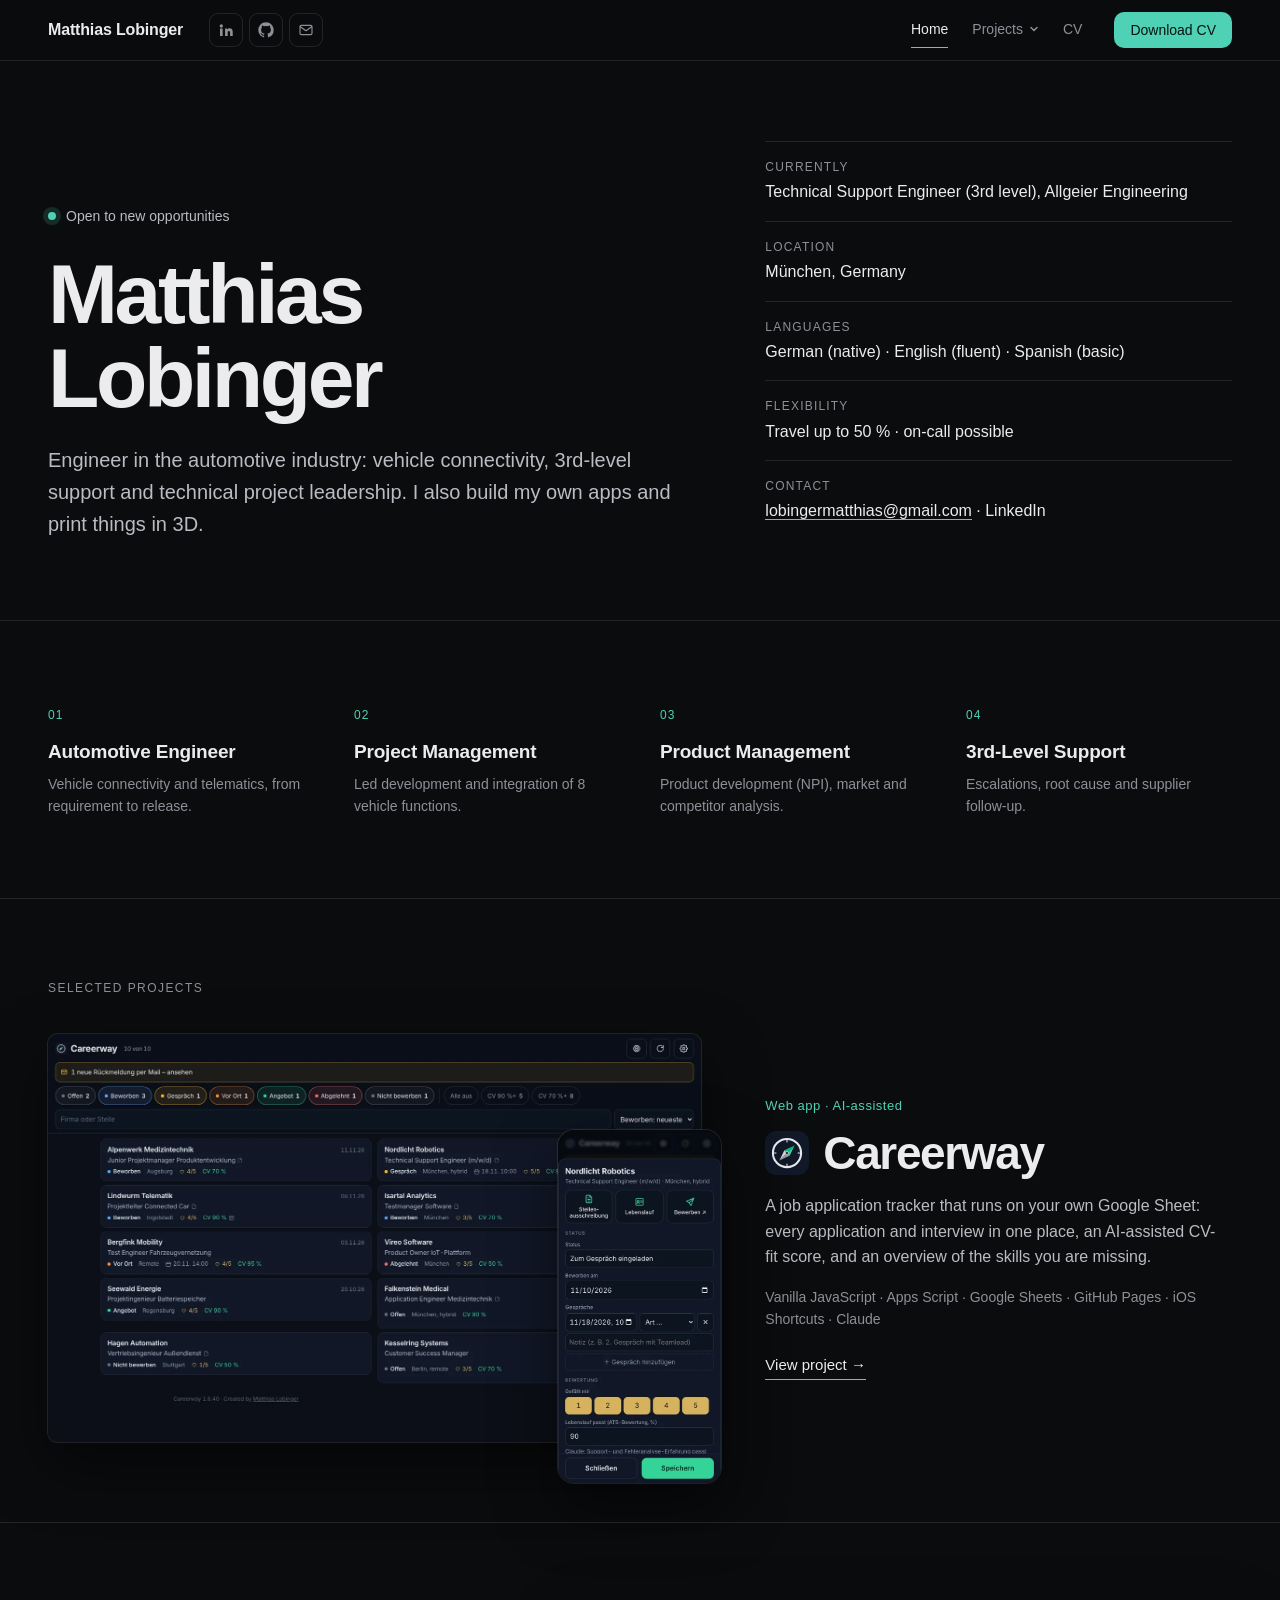
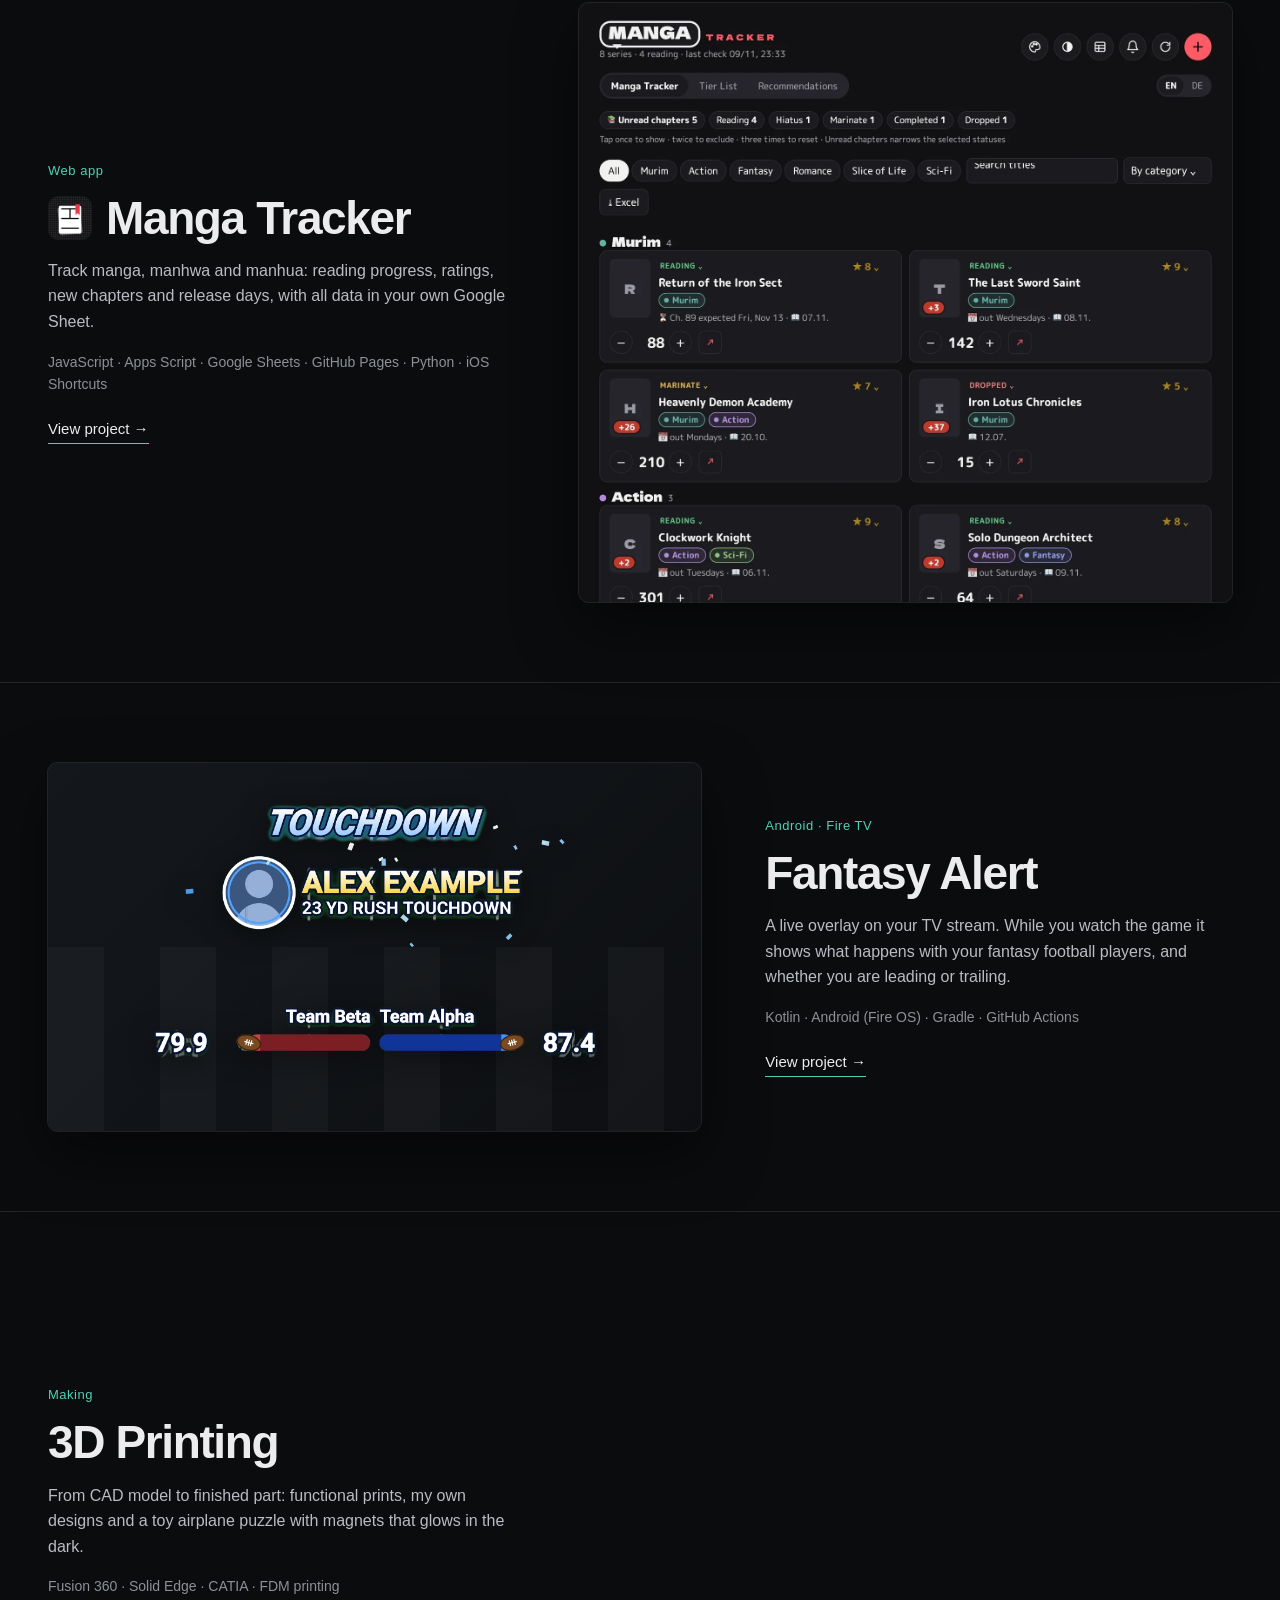
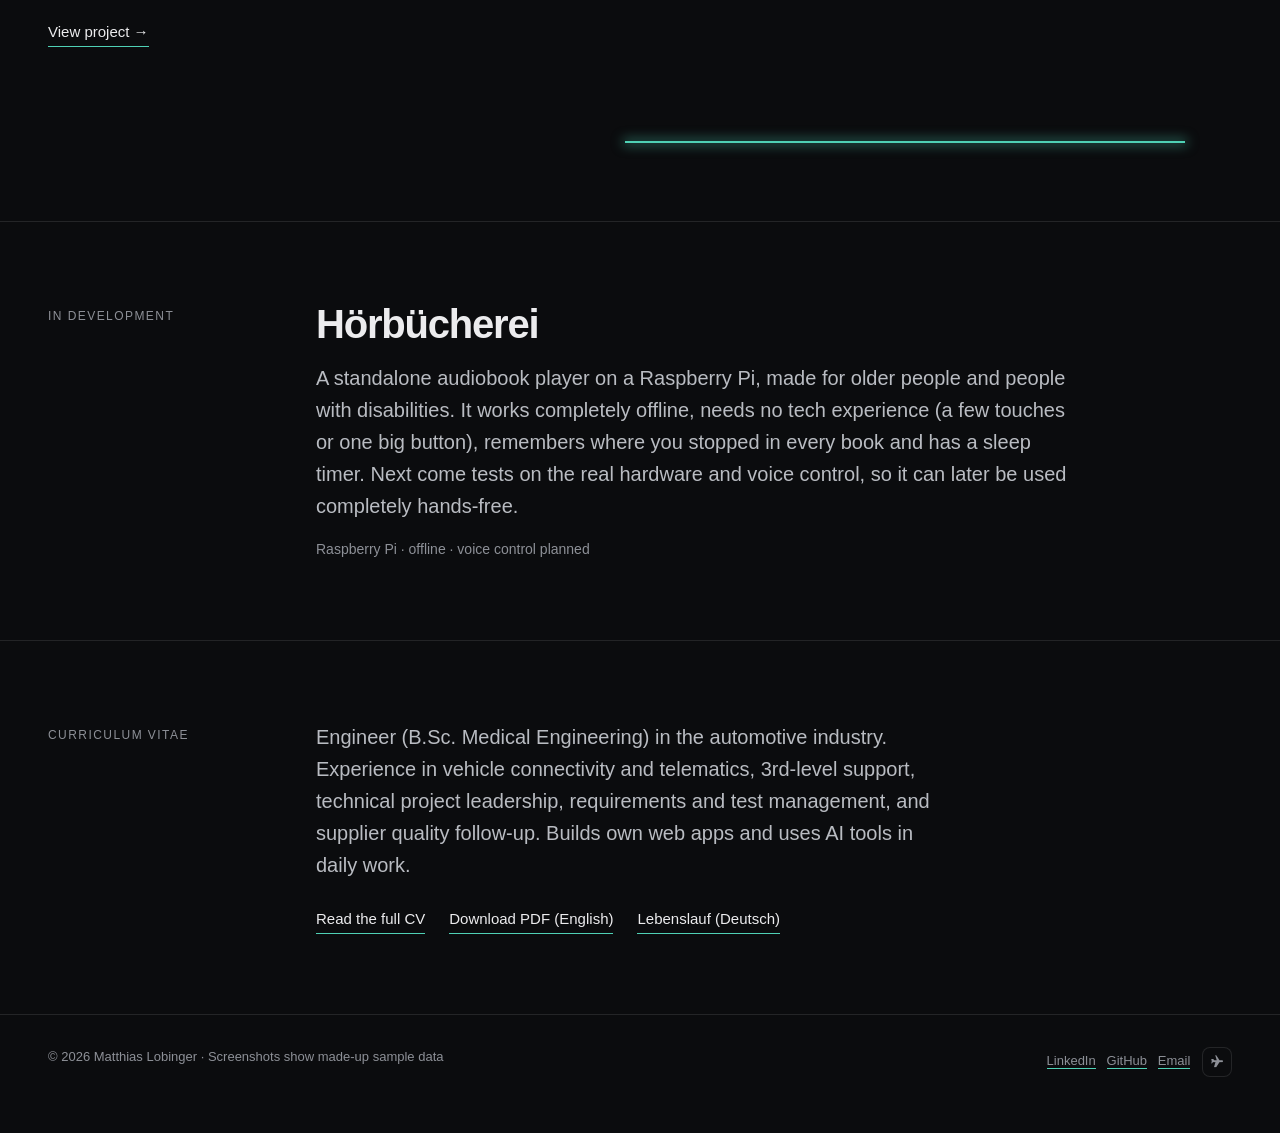
<file: index.html>
<!doctype html>
<html lang="en"><head><meta charset="utf-8"><meta name="viewport" content="width=device-width, initial-scale=1, viewport-fit=cover, interactive-widget=resizes-content">
<title>Matthias Lobinger — Engineer, projects, CV</title><meta name="description" content="Engineer in the automotive industry: vehicle connectivity, 3rd-level support, project leadership. Software projects, 3D printing and CV."><meta name="theme-color" content="#0b0c0e"><meta name="color-scheme" content="dark">
<script>document.documentElement.classList.add('js')</script><link rel="stylesheet" href="assets/site.css?v=8137145e"></head>
<body><div class="progress" aria-hidden="true"></div><header><div class="wrap"><a class="brand" href="index.html">Matthias Lobinger</a><div class="contact"><a href="https://www.linkedin.com/in/matthias-lobinger" aria-label="LinkedIn" title="LinkedIn"><svg viewBox="0 0 24 24" aria-hidden="true"><path d="M4.98 3.5a2.5 2.5 0 1 1 0 5 2.5 2.5 0 0 1 0-5zM3 9.75h4V21H3V9.75zm6.75 0h3.8v1.54h.05c.53-1 1.82-2.05 3.75-2.05 4 0 4.75 2.63 4.75 6.05V21h-4v-4.9c0-1.17-.02-2.67-1.63-2.67-1.63 0-1.88 1.27-1.88 2.59V21h-4V9.75z"/></svg></a><a href="https://github.com/lobi1994" aria-label="GitHub" title="GitHub"><svg viewBox="0 0 24 24" aria-hidden="true"><path d="M12 .5C5.65.5.5 5.65.5 12c0 5.08 3.29 9.39 7.86 10.91.58.1.79-.25.79-.56v-2c-3.2.7-3.87-1.37-3.87-1.37-.52-1.33-1.28-1.69-1.28-1.69-1.05-.72.08-.7.08-.7 1.15.08 1.76 1.19 1.76 1.19 1.03 1.76 2.69 1.25 3.35.96.1-.75.4-1.25.73-1.54-2.55-.29-5.24-1.28-5.24-5.69 0-1.26.45-2.28 1.18-3.08-.12-.29-.51-1.46.11-3.05 0 0 .96-.31 3.15 1.18a10.9 10.9 0 0 1 5.74 0c2.19-1.49 3.15-1.18 3.15-1.18.62 1.59.23 2.76.11 3.05.74.8 1.18 1.82 1.18 3.08 0 4.42-2.69 5.39-5.25 5.68.41.36.78 1.06.78 2.14v3.17c0 .31.21.67.8.56A11.51 11.51 0 0 0 23.5 12C23.5 5.65 18.35.5 12 .5z"/></svg></a><a class="mail" data-u="lobingermatthias" data-d="gmail.com" href="#" aria-label="Email" title="Email"><svg class="stroke" viewBox="0 0 24 24" aria-hidden="true"><rect x="3" y="5" width="18" height="14" rx="2"/><path d="m3.5 7 8.5 6 8.5-6"/></svg></a></div><nav aria-label="Main">
<a href="index.html" aria-current="page">Home</a>
<div class="dd"><button type="button" class="ddbtn" aria-expanded="false" aria-controls="ddmenu">Projects<svg class="car" width="10" height="10" viewBox="0 0 10 10" aria-hidden="true"><path d="M2 3.5 5 6.5 8 3.5" fill="none" stroke="currentColor" stroke-width="1.5" stroke-linecap="round" stroke-linejoin="round"/></svg></button>
<div class="ddmenu" id="ddmenu" hidden><a class="all" href="index.html#projects">All projects</a><a href="careerway.html"><b>Careerway</b><span>Web app · AI-assisted</span></a><a href="manga-tracker.html"><b>Manga Tracker</b><span>Web app</span></a><a href="fantasy-alert.html"><b>Fantasy Alert</b><span>Android · Fire TV</span></a><a href="3d-printing.html"><b>3D Printing</b><span>Making</span></a></div></div>
<a href="cv.html">CV</a></nav><a class="btn pri" href="assets/cv-en.pdf" download="Matthias_Lobinger_CV.pdf">Download CV</a></div></header><main>
<section class="band first"><div class="wrap hero">
  <div><div class="status rv"><i></i>Open to new opportunities</div>
    <h1 class="rv" style="--d:1">Matthias<br>Lobinger</h1>
    <p class="lead rv" style="--d:2">Engineer in the automotive industry: vehicle connectivity, 3rd-level support and technical project leadership. I also build my own apps and print things in 3D.</p></div>
  <dl class="facts rv" style="--d:3">
    <div><dt>Currently</dt><dd>Technical Support Engineer (3rd level), Allgeier Engineering</dd></div>
    <div><dt>Location</dt><dd>München, Germany</dd></div>
    <div><dt>Languages</dt><dd>German (native) · English (fluent) · Spanish (basic)</dd></div>
    <div><dt>Flexibility</dt><dd>Travel up to 50 % · on-call possible</dd></div>
    <div><dt>Contact</dt><dd><a class="mail show" data-u="lobingermatthias" data-d="gmail.com" href="#">Email</a> · <a href="https://www.linkedin.com/in/matthias-lobinger">LinkedIn</a></dd></div>
  </dl>
</div></section>
<section class="band"><div class="wrap roles">
  <div class="role rv"><small>01</small><h3>Automotive Engineer</h3><p>Vehicle connectivity and telematics, from requirement to release.</p></div>
  <div class="role rv" style="--d:1"><small>02</small><h3>Project Management</h3><p>Led development and integration of 8 vehicle functions.</p></div>
  <div class="role rv" style="--d:2"><small>03</small><h3>Product Management</h3><p>Product development (NPI), market and competitor analysis.</p></div>
  <div class="role rv" style="--d:3"><small>04</small><h3>3rd-Level Support</h3><p>Escalations, root cause and supplier follow-up.</p></div>
</div></section>
<section class="band projband" id="projects"><div class="wrap">
  <div class="label rv" style="margin-bottom:36px">Selected projects</div>
  <div class="pb"><div class="vis rv"><div class="pair"><img class="shot" src="assets/careerway-desktop.webp" style="view-transition-name:vt-careerway" width="1400" height="875" alt="Careerway application list on desktop, with sample data"><img class="shot phone" src="assets/careerway-phone.webp" width="420" height="909" alt="Careerway application detail on a phone"></div></div>
  <div class="rv" style="--d:1"><div class="kick">Web app · AI-assisted</div><div class="ttl"><img src="assets/careerway-logo.svg" alt=""><h2>Careerway</h2></div><p>A job application tracker that runs on your own Google Sheet: every application and interview in one place, an AI-assisted CV-fit score, and an overview of the skills you are missing.</p><div class="stackline">Vanilla JavaScript · Apps Script · Google Sheets · GitHub Pages · iOS Shortcuts · Claude</div>
  <div class="links"><a class="stretch" href="careerway.html">View project →</a></div></div></div>
</div></section><section class="band projband"><div class="wrap">
  
  <div class="pb flip"><div class="vis rv"><img class="shot" src="assets/manga-demo.webp" style="view-transition-name:vt-manga" width="1500" height="1375" alt="Manga Tracker showing a reading list, with sample data"></div>
  <div class="rv" style="--d:1"><div class="kick">Web app</div><div class="ttl"><img src="assets/manga-logo.png" alt=""><h2>Manga Tracker</h2></div><p>Track manga, manhwa and manhua: reading progress, ratings, new chapters and release days, with all data in your own Google Sheet.</p><div class="stackline">JavaScript · Apps Script · Google Sheets · GitHub Pages · Python · iOS Shortcuts</div>
  <div class="links"><a class="stretch" href="manga-tracker.html">View project →</a></div></div></div>
</div></section><section class="band projband"><div class="wrap">
  
  <div class="pb"><div class="vis rv"><div class="tv" style="view-transition-name:vt-fantasy"><div class="field"></div><img src="assets/fa-touchdown.webp" width="1287" height="488" alt="Touchdown alert with player portrait" style="left:50%;top:11%;width:58%;transform:translateX(-50%)" loading="lazy"><img src="assets/fa-matchup.webp" width="1433" height="168" alt="Matchup bar: two teams and their scores" style="left:50%;top:66%;width:68%;transform:translateX(-50%)" loading="lazy"></div></div>
  <div class="rv" style="--d:1"><div class="kick">Android · Fire TV</div><div class="ttl"><h2>Fantasy Alert</h2></div><p>A live overlay on your TV stream. While you watch the game it shows what happens with your fantasy football players, and whether you are leading or trailing.</p><div class="stackline">Kotlin · Android (Fire OS) · Gradle · GitHub Actions</div>
  <div class="links"><a class="stretch" href="fantasy-alert.html">View project →</a></div></div></div>
</div></section><section class="band projband"><div class="wrap">
  
  <div class="pb flip"><div class="vis rv"><div class="printbox plane"><div class="print-wrap"><img class="shot" src="assets/plane-hero.webp" width="1160" height="930" alt="The 3D-printed toy airplane"></div><div class="nozzle"></div></div></div>
  <div class="rv" style="--d:1"><div class="kick">Making</div><div class="ttl"><h2>3D Printing</h2></div><p>From CAD model to finished part: functional prints, my own designs and a toy airplane puzzle with magnets that glows in the dark.</p><div class="stackline">Fusion 360 · Solid Edge · CATIA · FDM printing</div>
  <div class="links"><a class="stretch" href="3d-printing.html">View project →</a></div></div></div>
</div></section>
<section class="band" id="in-development"><div class="wrap split">
  <div class="side"><span class="label">In development</span></div>
  <div class="rv"><h2 class="indev">Hörbücherei</h2>
    <p class="lead" style="max-width:760px">A standalone audiobook player on a Raspberry Pi, made for older people and people with disabilities. It works completely offline, needs no tech experience (a few touches or one big button), remembers where you stopped in every book and has a sleep timer. Next come tests on the real hardware and voice control, so it can later be used completely hands-free.</p>
    <div class="stackline">Raspberry Pi · offline · voice control planned</div></div>
</div></section>
<section class="band"><div class="wrap split">
  <div class="side"><span class="label">Curriculum vitae</span></div>
  <div class="rv"><p class="lead">Engineer (B.Sc. Medical Engineering) in the automotive industry. Experience in vehicle connectivity and telematics, 3rd-level support, technical project leadership, requirements and test management, and supplier quality follow-up. Builds own web apps and uses AI tools in daily work.</p>
    <div class="links"><a href="cv.html">Read the full CV</a><a href="assets/cv-en.pdf" download="Matthias_Lobinger_CV_EN.pdf">Download PDF (English)</a><a href="assets/cv-de.pdf" download="Matthias_Lobinger_Lebenslauf_DE.pdf">Lebenslauf (Deutsch)</a></div></div>
</div></section></main><footer><div class="wrap"><span>© 2026 Matthias Lobinger · Screenshots show made-up sample data</span><span><a href="https://www.linkedin.com/in/matthias-lobinger">LinkedIn</a> &nbsp; <a href="https://github.com/lobi1994">GitHub</a> &nbsp; <a class="mail" data-u="lobingermatthias" data-d="gmail.com" href="#">Email</a><noscript> lobingermatthias [at] gmail [dot] com</noscript> <button type="button" class="plane-btn" id="plane-btn" aria-label="Play a small game: fly the toy plane" title="Fly the toy plane"><svg viewBox="0 0 24 24" aria-hidden="true"><path d="M21 15.5v-1.6l-8-5V4.5a1.5 1.5 0 0 0-3 0v4.4l-8 5v1.6l8-2.3v4.1l-2 1.5V22l3.5-1 3.5 1v-1.4l-2-1.5v-4.1l8 2.5z"/></svg></button></span></div></footer><script src="assets/site.js?v=8137145e"></script></body></html>
</file>
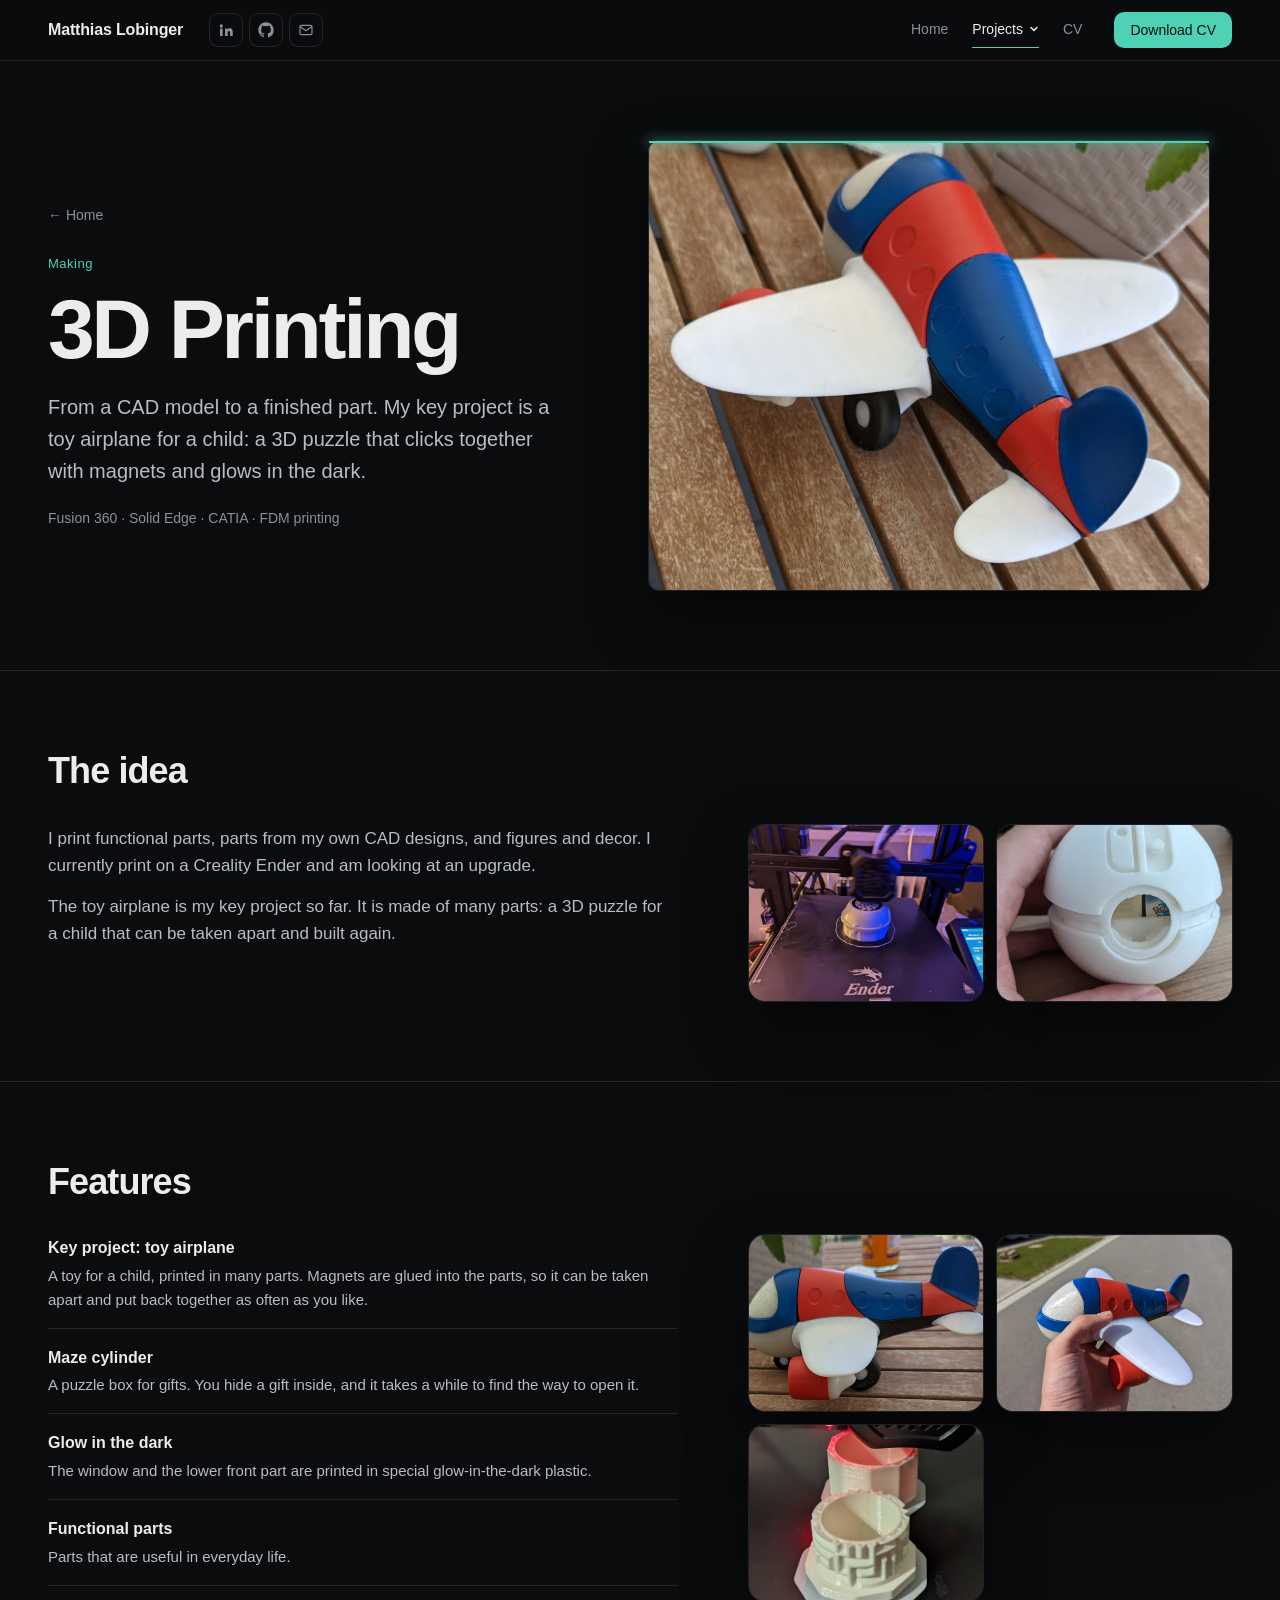
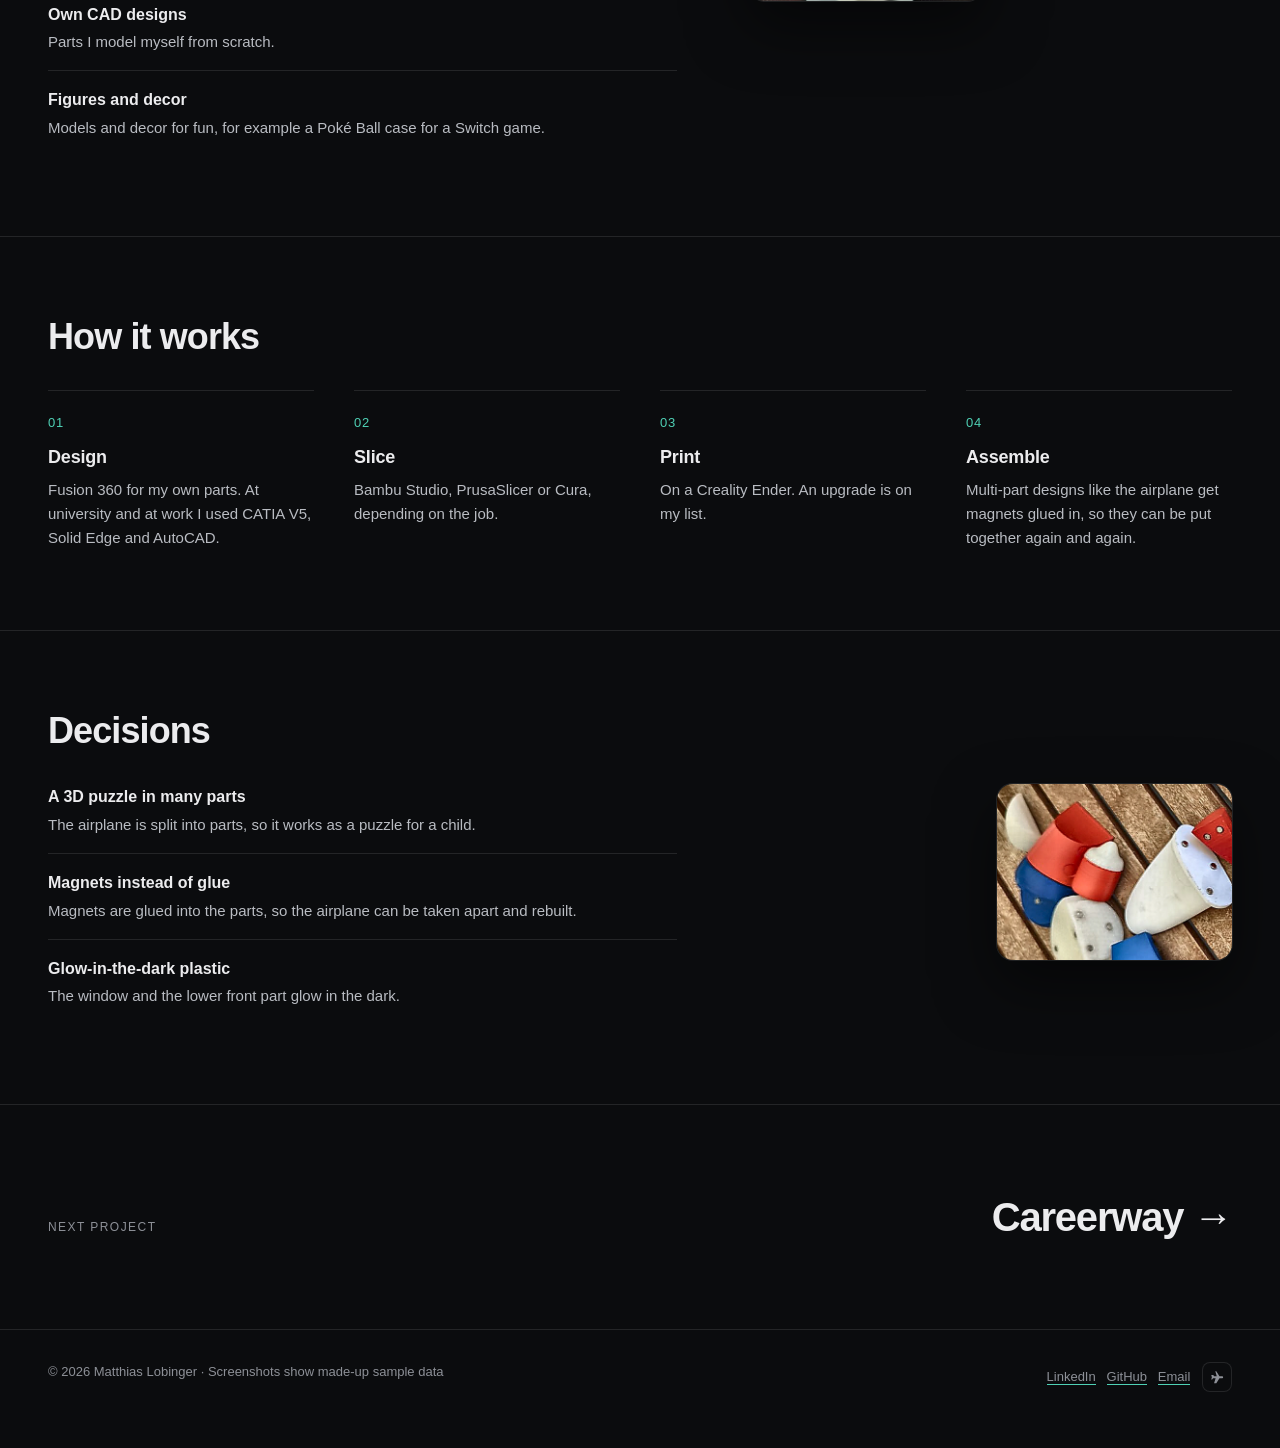
<file: 3d-printing.html>
<!doctype html>
<html lang="en"><head><meta charset="utf-8"><meta name="viewport" content="width=device-width, initial-scale=1, viewport-fit=cover, interactive-widget=resizes-content">
<title>3D Printing — Matthias Lobinger</title><meta name="description" content="From a CAD model to a finished part. My key project is a toy airplane for a child: a 3D puzzle that clicks together with magnets and glows in the dark."><meta name="theme-color" content="#0b0c0e"><meta name="color-scheme" content="dark">
<script>document.documentElement.classList.add('js')</script><link rel="stylesheet" href="assets/site.css?v=8137145e"></head>
<body><div class="progress" aria-hidden="true"></div><header><div class="wrap"><a class="brand" href="index.html">Matthias Lobinger</a><div class="contact"><a href="https://www.linkedin.com/in/matthias-lobinger" aria-label="LinkedIn" title="LinkedIn"><svg viewBox="0 0 24 24" aria-hidden="true"><path d="M4.98 3.5a2.5 2.5 0 1 1 0 5 2.5 2.5 0 0 1 0-5zM3 9.75h4V21H3V9.75zm6.75 0h3.8v1.54h.05c.53-1 1.82-2.05 3.75-2.05 4 0 4.75 2.63 4.75 6.05V21h-4v-4.9c0-1.17-.02-2.67-1.63-2.67-1.63 0-1.88 1.27-1.88 2.59V21h-4V9.75z"/></svg></a><a href="https://github.com/lobi1994" aria-label="GitHub" title="GitHub"><svg viewBox="0 0 24 24" aria-hidden="true"><path d="M12 .5C5.65.5.5 5.65.5 12c0 5.08 3.29 9.39 7.86 10.91.58.1.79-.25.79-.56v-2c-3.2.7-3.87-1.37-3.87-1.37-.52-1.33-1.28-1.69-1.28-1.69-1.05-.72.08-.7.08-.7 1.15.08 1.76 1.19 1.76 1.19 1.03 1.76 2.69 1.25 3.35.96.1-.75.4-1.25.73-1.54-2.55-.29-5.24-1.28-5.24-5.69 0-1.26.45-2.28 1.18-3.08-.12-.29-.51-1.46.11-3.05 0 0 .96-.31 3.15 1.18a10.9 10.9 0 0 1 5.74 0c2.19-1.49 3.15-1.18 3.15-1.18.62 1.59.23 2.76.11 3.05.74.8 1.18 1.82 1.18 3.08 0 4.42-2.69 5.39-5.25 5.68.41.36.78 1.06.78 2.14v3.17c0 .31.21.67.8.56A11.51 11.51 0 0 0 23.5 12C23.5 5.65 18.35.5 12 .5z"/></svg></a><a class="mail" data-u="lobingermatthias" data-d="gmail.com" href="#" aria-label="Email" title="Email"><svg class="stroke" viewBox="0 0 24 24" aria-hidden="true"><rect x="3" y="5" width="18" height="14" rx="2"/><path d="m3.5 7 8.5 6 8.5-6"/></svg></a></div><nav aria-label="Main">
<a href="index.html">Home</a>
<div class="dd"><button type="button" class="ddbtn" aria-expanded="false" aria-controls="ddmenu" aria-current="page">Projects<svg class="car" width="10" height="10" viewBox="0 0 10 10" aria-hidden="true"><path d="M2 3.5 5 6.5 8 3.5" fill="none" stroke="currentColor" stroke-width="1.5" stroke-linecap="round" stroke-linejoin="round"/></svg></button>
<div class="ddmenu" id="ddmenu" hidden><a class="all" href="index.html#projects">All projects</a><a href="careerway.html"><b>Careerway</b><span>Web app · AI-assisted</span></a><a href="manga-tracker.html"><b>Manga Tracker</b><span>Web app</span></a><a href="fantasy-alert.html"><b>Fantasy Alert</b><span>Android · Fire TV</span></a><a href="3d-printing.html" aria-current="page"><b>3D Printing</b><span>Making</span></a></div></div>
<a href="cv.html">CV</a></nav><a class="btn pri" href="assets/cv-en.pdf" download="Matthias_Lobinger_CV.pdf">Download CV</a></div></header><main>
<section class="band first"><div class="wrap wide phero">
  <div class="ptext"><a class="back rv" href="index.html#projects">← Home</a>
    <div class="kick rv">Making</div><div class="ttl rv" style="--d:1"><h1 style="margin:0">3D Printing</h1></div>
    <p class="lead rv" style="--d:2">From a CAD model to a finished part. My key project is a toy airplane for a child: a 3D puzzle that clicks together with magnets and glows in the dark.</p>
    
    <div class="stackline rv" style="--d:3">Fusion 360 · Solid Edge · CATIA · FDM printing</div></div>
  <div class="pvis rv" style="--d:2"><div class="printbox plane"><div class="print-wrap"><img class="shot" src="assets/plane-hero.webp" width="1160" height="930" alt="The 3D-printed toy airplane"></div><div class="nozzle"></div></div></div>
</div></section>
<section class="band" id="idea"><div class="wrap wide"><h2 class="sect rv">The idea</h2><div class="psec hasfig"><div class="rv"><p class="prose">I print functional parts, parts from my own CAD designs, and figures and decor. I currently print on a Creality Ender and am looking at an upgrade.</p><p class="prose">The toy airplane is my key project so far. It is made of many parts: a 3D puzzle for a child that can be taken apart and built again.</p></div><div class="rv" style="--d:1"><div class="pfigs small"><figure class="pfig zoom wide"><img class="shot" src="assets/printer.webp" width="1400" height="1054" alt="Half of a Poké Ball case printing on my Creality Ender" loading="lazy"></figure><figure class="pfig zoom wide"><img class="shot" src="assets/pokeball-photo.webp" width="770" height="730" alt="The finished Poké Ball case, with a game inside" loading="lazy"></figure></div></div></div></div></section>
<section class="band" id="features"><div class="wrap wide"><h2 class="sect rv">Features</h2><div class="psec hasfig"><div class="rv"><ul class="feats"><li><b>Key project: toy airplane</b><span>A toy for a child, printed in many parts. Magnets are glued into the parts, so it can be taken apart and put back together as often as you like.</span></li><li><b>Maze cylinder</b><span>A puzzle box for gifts. You hide a gift inside, and it takes a while to find the way to open it.</span></li><li><b>Glow in the dark</b><span>The window and the lower front part are printed in special glow-in-the-dark plastic.</span></li><li><b>Functional parts</b><span>Parts that are useful in everyday life.</span></li><li><b>Own CAD designs</b><span>Parts I model myself from scratch.</span></li><li><b>Figures and decor</b><span>Models and decor for fun, for example a Poké Ball case for a Switch game.</span></li></ul></div><div class="rv" style="--d:1"><div class="pfigs small"><figure class="pfig zoom wide"><img class="shot" src="assets/plane-side-photo.webp" width="1060" height="690" alt="The toy airplane from the side" loading="lazy"></figure><figure class="pfig zoom wide"><img class="shot" src="assets/plane-hand.webp" width="1500" height="1130" alt="The airplane in hand: the nose glows in the dark" loading="lazy"></figure><figure class="pfig zoom wide"><img class="shot" src="assets/maze.webp" width="1100" height="825" alt="The maze cylinder printing on my Ender" loading="lazy"></figure></div></div></div></div></section>
<section class="band" id="how"><div class="wrap wide"><h2 class="sect rv">How it works</h2><div class="hows" style="--n:4"><div class="rv" style="--d:0"><i>01</i><h4>Design</h4><p>Fusion 360 for my own parts. At university and at work I used CATIA V5, Solid Edge and AutoCAD.</p></div><div class="rv" style="--d:1"><i>02</i><h4>Slice</h4><p>Bambu Studio, PrusaSlicer or Cura, depending on the job.</p></div><div class="rv" style="--d:2"><i>03</i><h4>Print</h4><p>On a Creality Ender. An upgrade is on my list.</p></div><div class="rv" style="--d:3"><i>04</i><h4>Assemble</h4><p>Multi-part designs like the airplane get magnets glued in, so they can be put together again and again.</p></div></div></div></section>
<section class="band" id="decisions"><div class="wrap wide"><h2 class="sect rv">Decisions</h2><div class="psec hasfig"><div class="rv"><ul class="feats"><li><b>A 3D puzzle in many parts</b><span>The airplane is split into parts, so it works as a puzzle for a child.</span></li><li><b>Magnets instead of glue</b><span>Magnets are glued into the parts, so the airplane can be taken apart and rebuilt.</span></li><li><b>Glow-in-the-dark plastic</b><span>The window and the lower front part glow in the dark.</span></li></ul></div><div class="rv" style="--d:1"><div class="pfigs small one"><figure class="pfig zoom wide"><img class="shot" src="assets/plane-parts.webp" width="970" height="750" alt="The loose parts of the airplane, with the magnets glued in" loading="lazy"></figure></div></div></div></div></section>


<section class="band"><div class="wrap wide nextproj rv"><span class="label">Next project</span><a href="careerway.html"><h2>Careerway →</h2></a></div></section></main><footer><div class="wrap"><span>© 2026 Matthias Lobinger · Screenshots show made-up sample data</span><span><a href="https://www.linkedin.com/in/matthias-lobinger">LinkedIn</a> &nbsp; <a href="https://github.com/lobi1994">GitHub</a> &nbsp; <a class="mail" data-u="lobingermatthias" data-d="gmail.com" href="#">Email</a><noscript> lobingermatthias [at] gmail [dot] com</noscript> <button type="button" class="plane-btn" id="plane-btn" aria-label="Play a small game: fly the toy plane" title="Fly the toy plane"><svg viewBox="0 0 24 24" aria-hidden="true"><path d="M21 15.5v-1.6l-8-5V4.5a1.5 1.5 0 0 0-3 0v4.4l-8 5v1.6l8-2.3v4.1l-2 1.5V22l3.5-1 3.5 1v-1.4l-2-1.5v-4.1l8 2.5z"/></svg></button></span></div></footer><script src="assets/site.js?v=8137145e"></script></body></html>
</file>
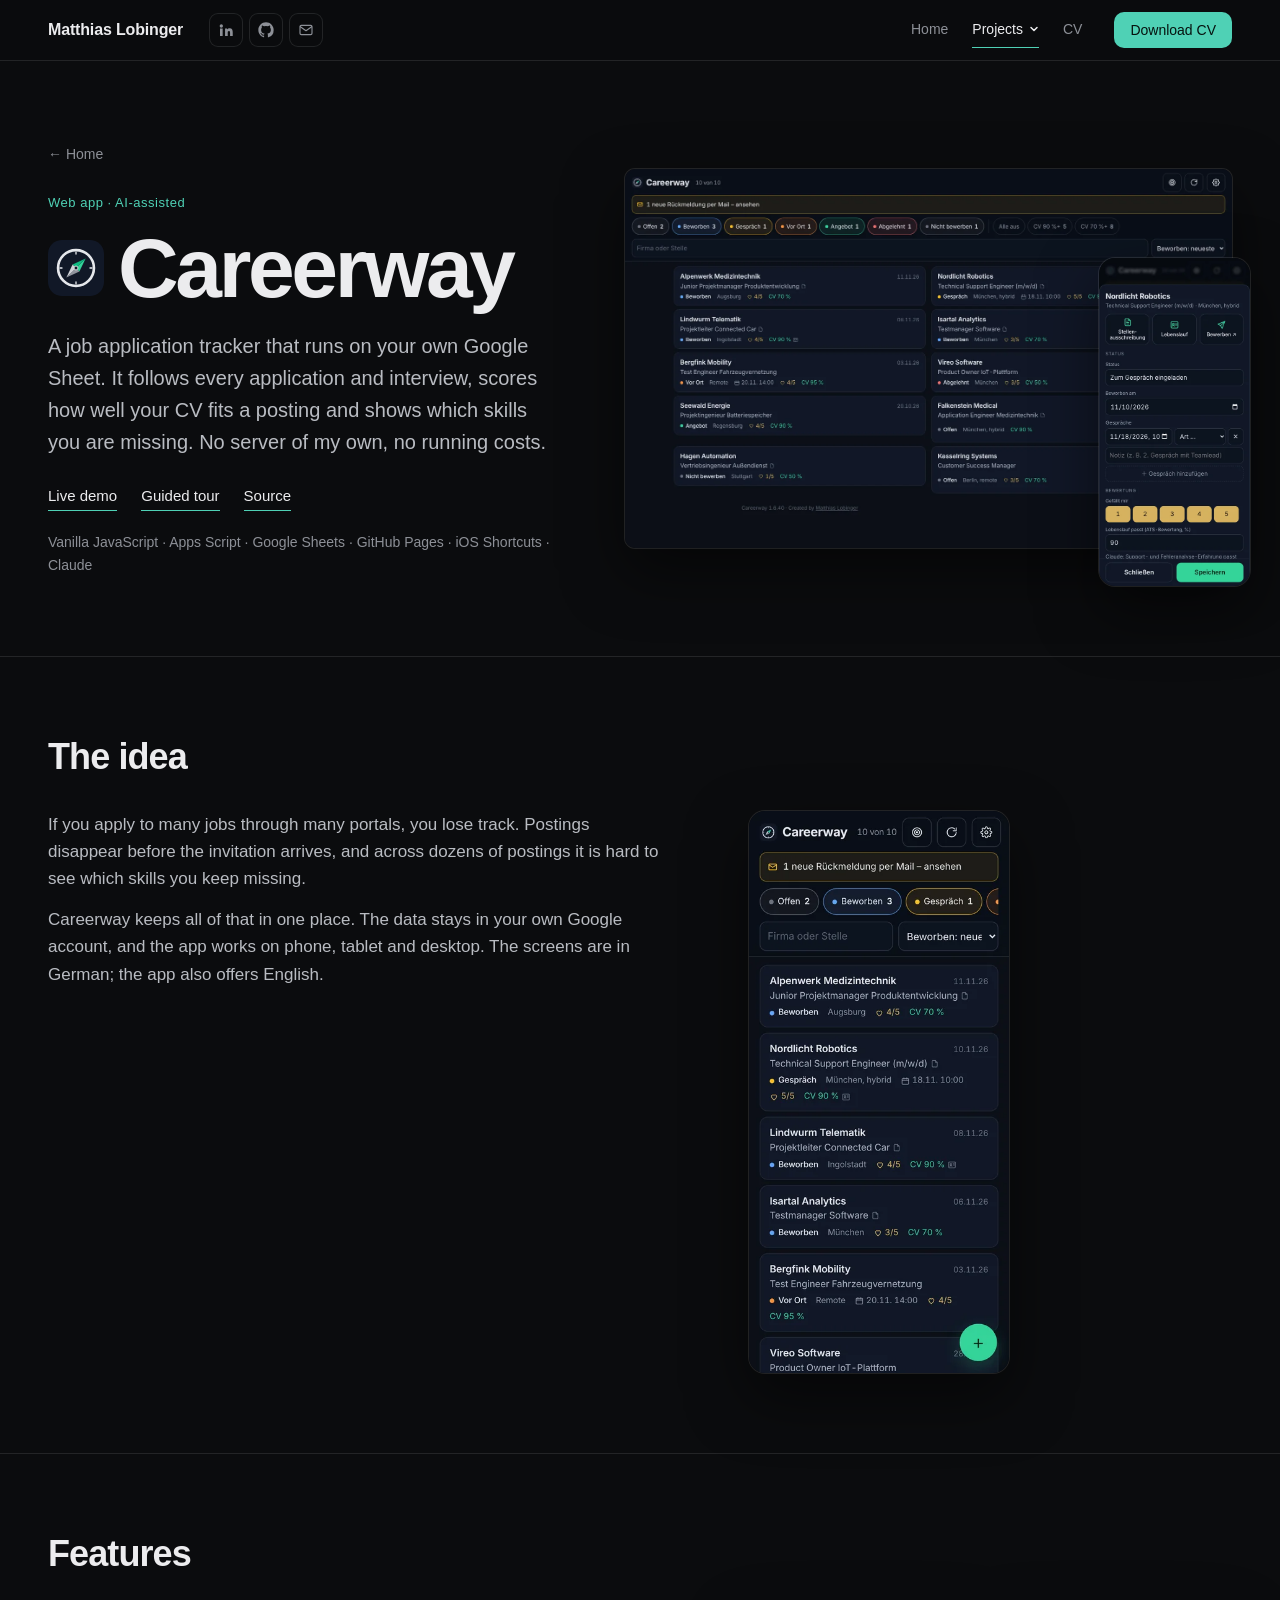
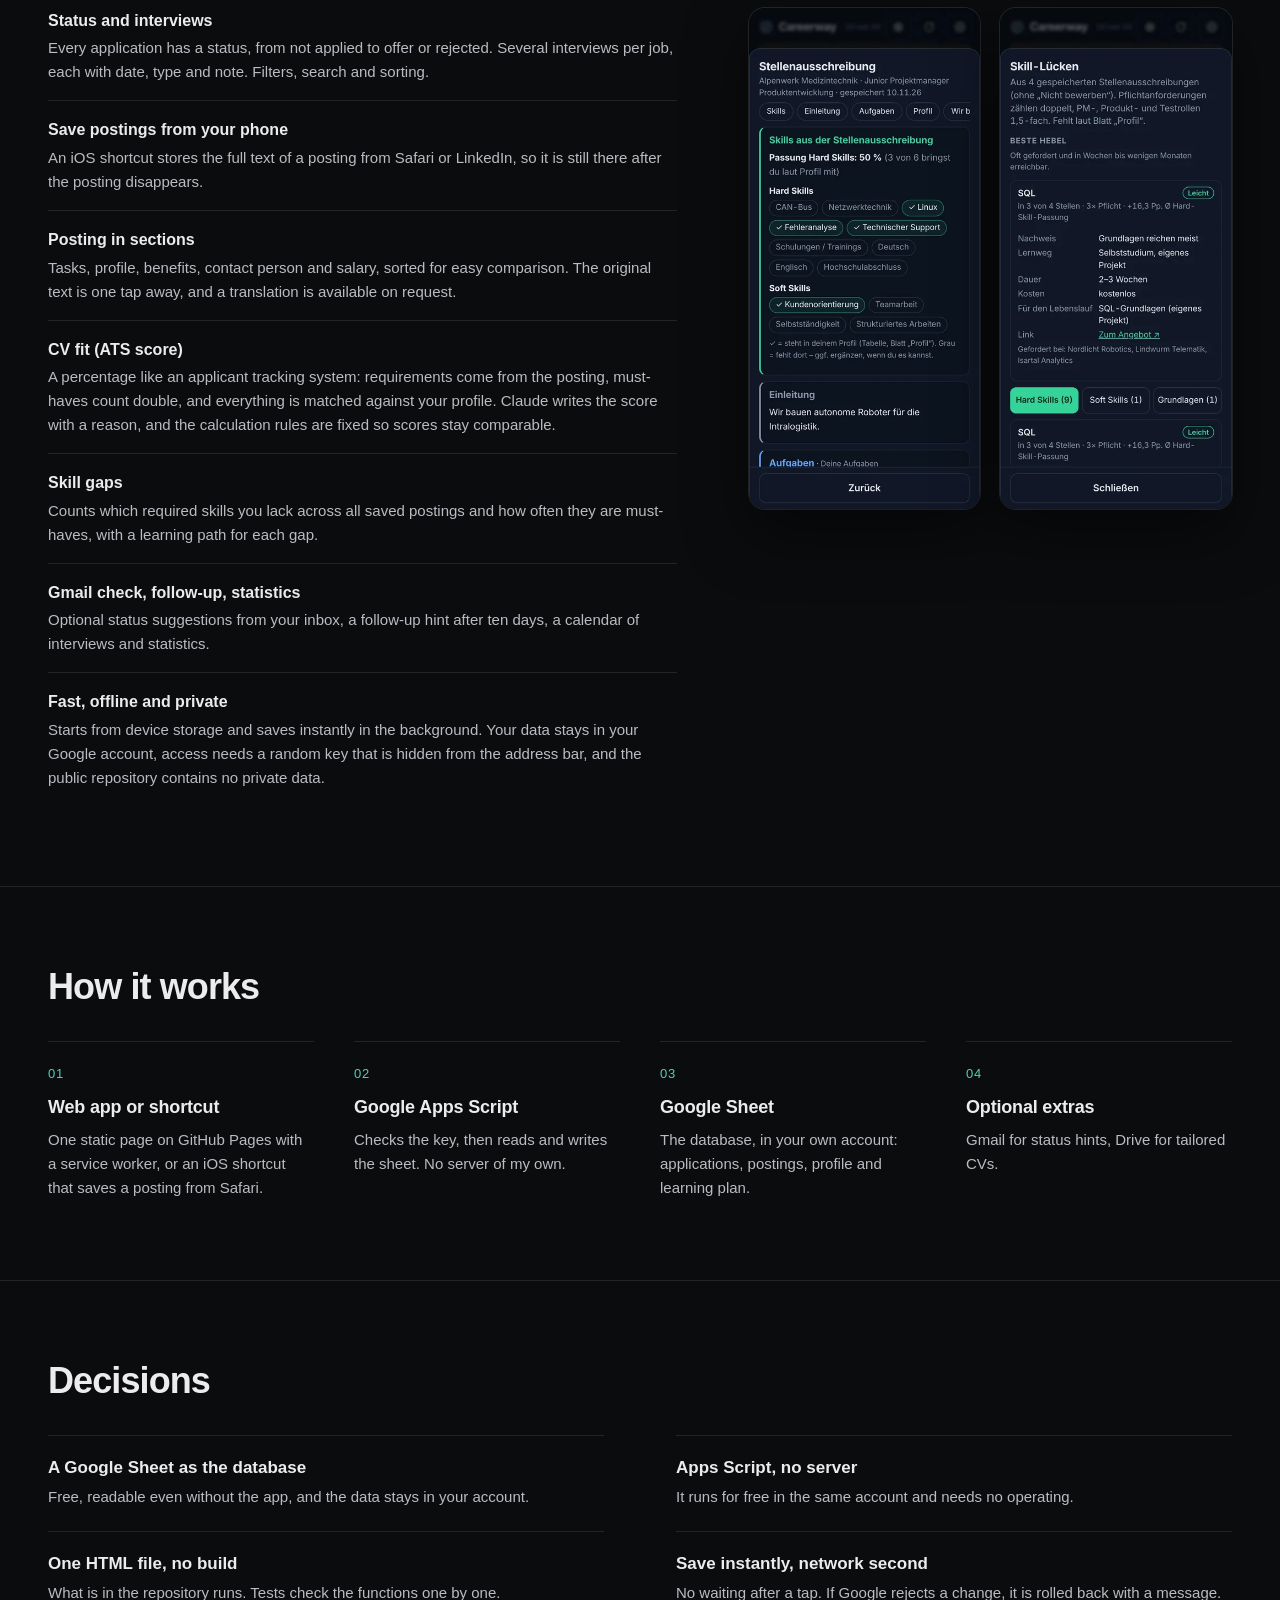
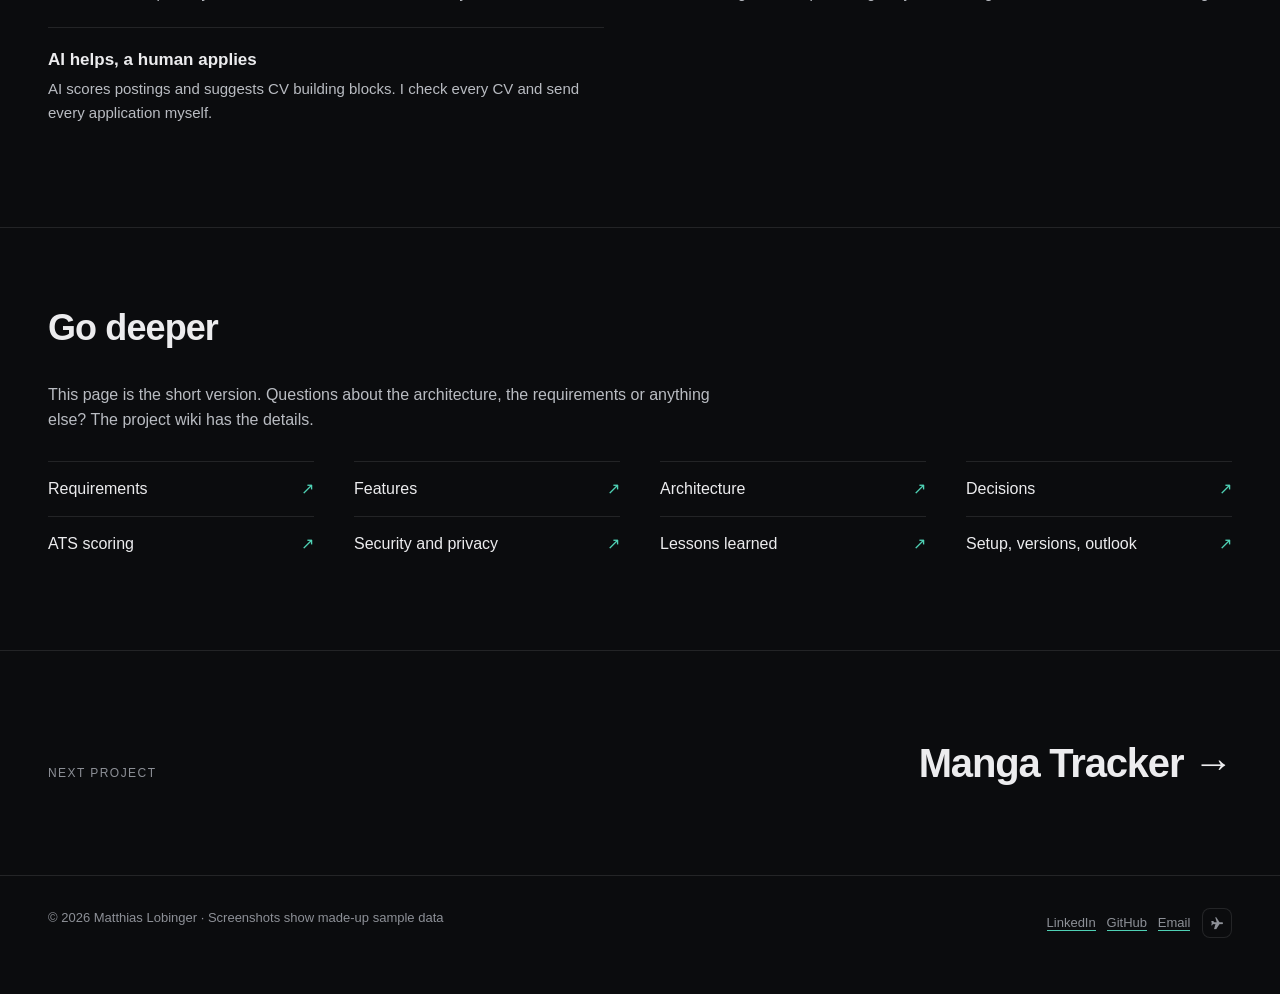
<file: careerway.html>
<!doctype html>
<html lang="en"><head><meta charset="utf-8"><meta name="viewport" content="width=device-width, initial-scale=1, viewport-fit=cover, interactive-widget=resizes-content">
<title>Careerway — Matthias Lobinger</title><meta name="description" content="A job application tracker that runs on your own Google Sheet. It follows every application and interview, scores how well your CV fits a posting and shows which skills you are missing. No server of my own, no running costs."><meta name="theme-color" content="#0b0c0e"><meta name="color-scheme" content="dark">
<script>document.documentElement.classList.add('js')</script><link rel="stylesheet" href="assets/site.css?v=8137145e"></head>
<body><div class="progress" aria-hidden="true"></div><header><div class="wrap"><a class="brand" href="index.html">Matthias Lobinger</a><div class="contact"><a href="https://www.linkedin.com/in/matthias-lobinger" aria-label="LinkedIn" title="LinkedIn"><svg viewBox="0 0 24 24" aria-hidden="true"><path d="M4.98 3.5a2.5 2.5 0 1 1 0 5 2.5 2.5 0 0 1 0-5zM3 9.75h4V21H3V9.75zm6.75 0h3.8v1.54h.05c.53-1 1.82-2.05 3.75-2.05 4 0 4.75 2.63 4.75 6.05V21h-4v-4.9c0-1.17-.02-2.67-1.63-2.67-1.63 0-1.88 1.27-1.88 2.59V21h-4V9.75z"/></svg></a><a href="https://github.com/lobi1994" aria-label="GitHub" title="GitHub"><svg viewBox="0 0 24 24" aria-hidden="true"><path d="M12 .5C5.65.5.5 5.65.5 12c0 5.08 3.29 9.39 7.86 10.91.58.1.79-.25.79-.56v-2c-3.2.7-3.87-1.37-3.87-1.37-.52-1.33-1.28-1.69-1.28-1.69-1.05-.72.08-.7.08-.7 1.15.08 1.76 1.19 1.76 1.19 1.03 1.76 2.69 1.25 3.35.96.1-.75.4-1.25.73-1.54-2.55-.29-5.24-1.28-5.24-5.69 0-1.26.45-2.28 1.18-3.08-.12-.29-.51-1.46.11-3.05 0 0 .96-.31 3.15 1.18a10.9 10.9 0 0 1 5.74 0c2.19-1.49 3.15-1.18 3.15-1.18.62 1.59.23 2.76.11 3.05.74.8 1.18 1.82 1.18 3.08 0 4.42-2.69 5.39-5.25 5.68.41.36.78 1.06.78 2.14v3.17c0 .31.21.67.8.56A11.51 11.51 0 0 0 23.5 12C23.5 5.65 18.35.5 12 .5z"/></svg></a><a class="mail" data-u="lobingermatthias" data-d="gmail.com" href="#" aria-label="Email" title="Email"><svg class="stroke" viewBox="0 0 24 24" aria-hidden="true"><rect x="3" y="5" width="18" height="14" rx="2"/><path d="m3.5 7 8.5 6 8.5-6"/></svg></a></div><nav aria-label="Main">
<a href="index.html">Home</a>
<div class="dd"><button type="button" class="ddbtn" aria-expanded="false" aria-controls="ddmenu" aria-current="page">Projects<svg class="car" width="10" height="10" viewBox="0 0 10 10" aria-hidden="true"><path d="M2 3.5 5 6.5 8 3.5" fill="none" stroke="currentColor" stroke-width="1.5" stroke-linecap="round" stroke-linejoin="round"/></svg></button>
<div class="ddmenu" id="ddmenu" hidden><a class="all" href="index.html#projects">All projects</a><a href="careerway.html" aria-current="page"><b>Careerway</b><span>Web app · AI-assisted</span></a><a href="manga-tracker.html"><b>Manga Tracker</b><span>Web app</span></a><a href="fantasy-alert.html"><b>Fantasy Alert</b><span>Android · Fire TV</span></a><a href="3d-printing.html"><b>3D Printing</b><span>Making</span></a></div></div>
<a href="cv.html">CV</a></nav><a class="btn pri" href="assets/cv-en.pdf" download="Matthias_Lobinger_CV.pdf">Download CV</a></div></header><main>
<section class="band first"><div class="wrap wide phero">
  <div class="ptext"><a class="back rv" href="index.html#projects">← Home</a>
    <div class="kick rv">Web app · AI-assisted</div><div class="ttl rv" style="--d:1"><img src="assets/careerway-logo.svg" alt="" style="width:56px;height:56px;border-radius:14px"><h1 style="margin:0">Careerway</h1></div>
    <p class="lead rv" style="--d:2">A job application tracker that runs on your own Google Sheet. It follows every application and interview, scores how well your CV fits a posting and shows which skills you are missing. No server of my own, no running costs.</p>
    <div class="links rv" style="--d:3"><a href="https://lobi1994.github.io/Job-Tracker/#demo">Live demo</a><a href="https://lobi1994.github.io/Job-Tracker/#tour">Guided tour</a><a href="https://github.com/lobi1994/Job-Tracker">Source</a></div>
    <div class="stackline rv" style="--d:3">Vanilla JavaScript · Apps Script · Google Sheets · GitHub Pages · iOS Shortcuts · Claude</div></div>
  <div class="pvis rv" style="--d:2"><div class="pair"><img class="shot" src="assets/careerway-desktop.webp" style="view-transition-name:vt-careerway" width="1400" height="875" alt="Careerway application list on desktop, with sample data"><img class="shot phone" src="assets/careerway-phone.webp" width="420" height="909" alt="Careerway application detail on a phone"></div></div>
</div></section>
<section class="band" id="idea"><div class="wrap wide"><h2 class="sect rv">The idea</h2><div class="psec hasfig"><div class="rv"><p class="prose">If you apply to many jobs through many portals, you lose track. Postings disappear before the invitation arrives, and across dozens of postings it is hard to see which skills you keep missing.</p><p class="prose">Careerway keeps all of that in one place. The data stays in your own Google account, and the app works on phone, tablet and desktop. The screens are in German; the app also offers English.</p></div><div class="rv" style="--d:1"><div class="pfigs n1"><figure class="pfig"><img class="shot" src="assets/careerway-list.webp" width="420" height="909" alt="Application list on iPhone" loading="lazy"></figure></div></div></div></div></section>
<section class="band" id="features"><div class="wrap wide"><h2 class="sect rv">Features</h2><div class="psec hasfig"><div class="rv"><ul class="feats"><li><b>Status and interviews</b><span>Every application has a status, from not applied to offer or rejected. Several interviews per job, each with date, type and note. Filters, search and sorting.</span></li><li><b>Save postings from your phone</b><span>An iOS shortcut stores the full text of a posting from Safari or LinkedIn, so it is still there after the posting disappears.</span></li><li><b>Posting in sections</b><span>Tasks, profile, benefits, contact person and salary, sorted for easy comparison. The original text is one tap away, and a translation is available on request.</span></li><li><b>CV fit (ATS score)</b><span>A percentage like an applicant tracking system: requirements come from the posting, must-haves count double, and everything is matched against your profile. Claude writes the score with a reason, and the calculation rules are fixed so scores stay comparable.</span></li><li><b>Skill gaps</b><span>Counts which required skills you lack across all saved postings and how often they are must-haves, with a learning path for each gap.</span></li><li><b>Gmail check, follow-up, statistics</b><span>Optional status suggestions from your inbox, a follow-up hint after ten days, a calendar of interviews and statistics.</span></li><li><b>Fast, offline and private</b><span>Starts from device storage and saves instantly in the background. Your data stays in your Google account, access needs a random key that is hidden from the address bar, and the public repository contains no private data.</span></li></ul></div><div class="rv" style="--d:1"><div class="pfigs n2"><figure class="pfig"><img class="shot" src="assets/careerway-posting.webp" width="420" height="909" alt="Posting in sections" loading="lazy"></figure><figure class="pfig"><img class="shot" src="assets/careerway-skill-gaps.webp" width="420" height="909" alt="Skill gaps" loading="lazy"></figure></div></div></div></div></section>
<section class="band" id="how"><div class="wrap wide"><h2 class="sect rv">How it works</h2><div class="hows" style="--n:4"><div class="rv" style="--d:0"><i>01</i><h4>Web app or shortcut</h4><p>One static page on GitHub Pages with a service worker, or an iOS shortcut that saves a posting from Safari.</p></div><div class="rv" style="--d:1"><i>02</i><h4>Google Apps Script</h4><p>Checks the key, then reads and writes the sheet. No server of my own.</p></div><div class="rv" style="--d:2"><i>03</i><h4>Google Sheet</h4><p>The database, in your own account: applications, postings, profile and learning plan.</p></div><div class="rv" style="--d:3"><i>04</i><h4>Optional extras</h4><p>Gmail for status hints, Drive for tailored CVs.</p></div></div></div></section>
<section class="band" id="decisions"><div class="wrap wide"><h2 class="sect rv">Decisions</h2><div class="decs"><div class="rv" style="--d:0"><h4>A Google Sheet as the database</h4><p>Free, readable even without the app, and the data stays in your account.</p></div><div class="rv" style="--d:1"><h4>Apps Script, no server</h4><p>It runs for free in the same account and needs no operating.</p></div><div class="rv" style="--d:0"><h4>One HTML file, no build</h4><p>What is in the repository runs. Tests check the functions one by one.</p></div><div class="rv" style="--d:1"><h4>Save instantly, network second</h4><p>No waiting after a tap. If Google rejects a change, it is rolled back with a message.</p></div><div class="rv" style="--d:0"><h4>AI helps, a human applies</h4><p>AI scores postings and suggests CV building blocks. I check every CV and send every application myself.</p></div></div></div></section>

<section class="band" id="wiki"><div class="wrap wide"><h2 class="sect rv">Go deeper</h2><p class="prose rv">This page is the short version. Questions about the architecture, the requirements or anything else? The project wiki has the details.</p><div class="wikis"><a class="rv" style="--d:0" href="https://github.com/lobi1994/Job-Tracker/wiki/Requirements-EN"><span>Requirements</span><i aria-hidden="true">↗</i></a><a class="rv" style="--d:1" href="https://github.com/lobi1994/Job-Tracker/wiki/Features-EN"><span>Features</span><i aria-hidden="true">↗</i></a><a class="rv" style="--d:2" href="https://github.com/lobi1994/Job-Tracker/wiki/Architecture-EN"><span>Architecture</span><i aria-hidden="true">↗</i></a><a class="rv" style="--d:3" href="https://github.com/lobi1994/Job-Tracker/wiki/Decisions-EN"><span>Decisions</span><i aria-hidden="true">↗</i></a><a class="rv" style="--d:0" href="https://github.com/lobi1994/Job-Tracker/wiki/ATS-scoring-EN"><span>ATS scoring</span><i aria-hidden="true">↗</i></a><a class="rv" style="--d:1" href="https://github.com/lobi1994/Job-Tracker/wiki/Security-and-privacy-EN"><span>Security and privacy</span><i aria-hidden="true">↗</i></a><a class="rv" style="--d:2" href="https://github.com/lobi1994/Job-Tracker/wiki/Lessons-learned-EN"><span>Lessons learned</span><i aria-hidden="true">↗</i></a><a class="rv" style="--d:3" href="https://github.com/lobi1994/Job-Tracker/wiki/Setup-versions-outlook-EN"><span>Setup, versions, outlook</span><i aria-hidden="true">↗</i></a></div></div></section>
<section class="band"><div class="wrap wide nextproj rv"><span class="label">Next project</span><a href="manga-tracker.html"><h2>Manga Tracker →</h2></a></div></section></main><footer><div class="wrap"><span>© 2026 Matthias Lobinger · Screenshots show made-up sample data</span><span><a href="https://www.linkedin.com/in/matthias-lobinger">LinkedIn</a> &nbsp; <a href="https://github.com/lobi1994">GitHub</a> &nbsp; <a class="mail" data-u="lobingermatthias" data-d="gmail.com" href="#">Email</a><noscript> lobingermatthias [at] gmail [dot] com</noscript> <button type="button" class="plane-btn" id="plane-btn" aria-label="Play a small game: fly the toy plane" title="Fly the toy plane"><svg viewBox="0 0 24 24" aria-hidden="true"><path d="M21 15.5v-1.6l-8-5V4.5a1.5 1.5 0 0 0-3 0v4.4l-8 5v1.6l8-2.3v4.1l-2 1.5V22l3.5-1 3.5 1v-1.4l-2-1.5v-4.1l8 2.5z"/></svg></button></span></div></footer><script src="assets/site.js?v=8137145e"></script></body></html>
</file>
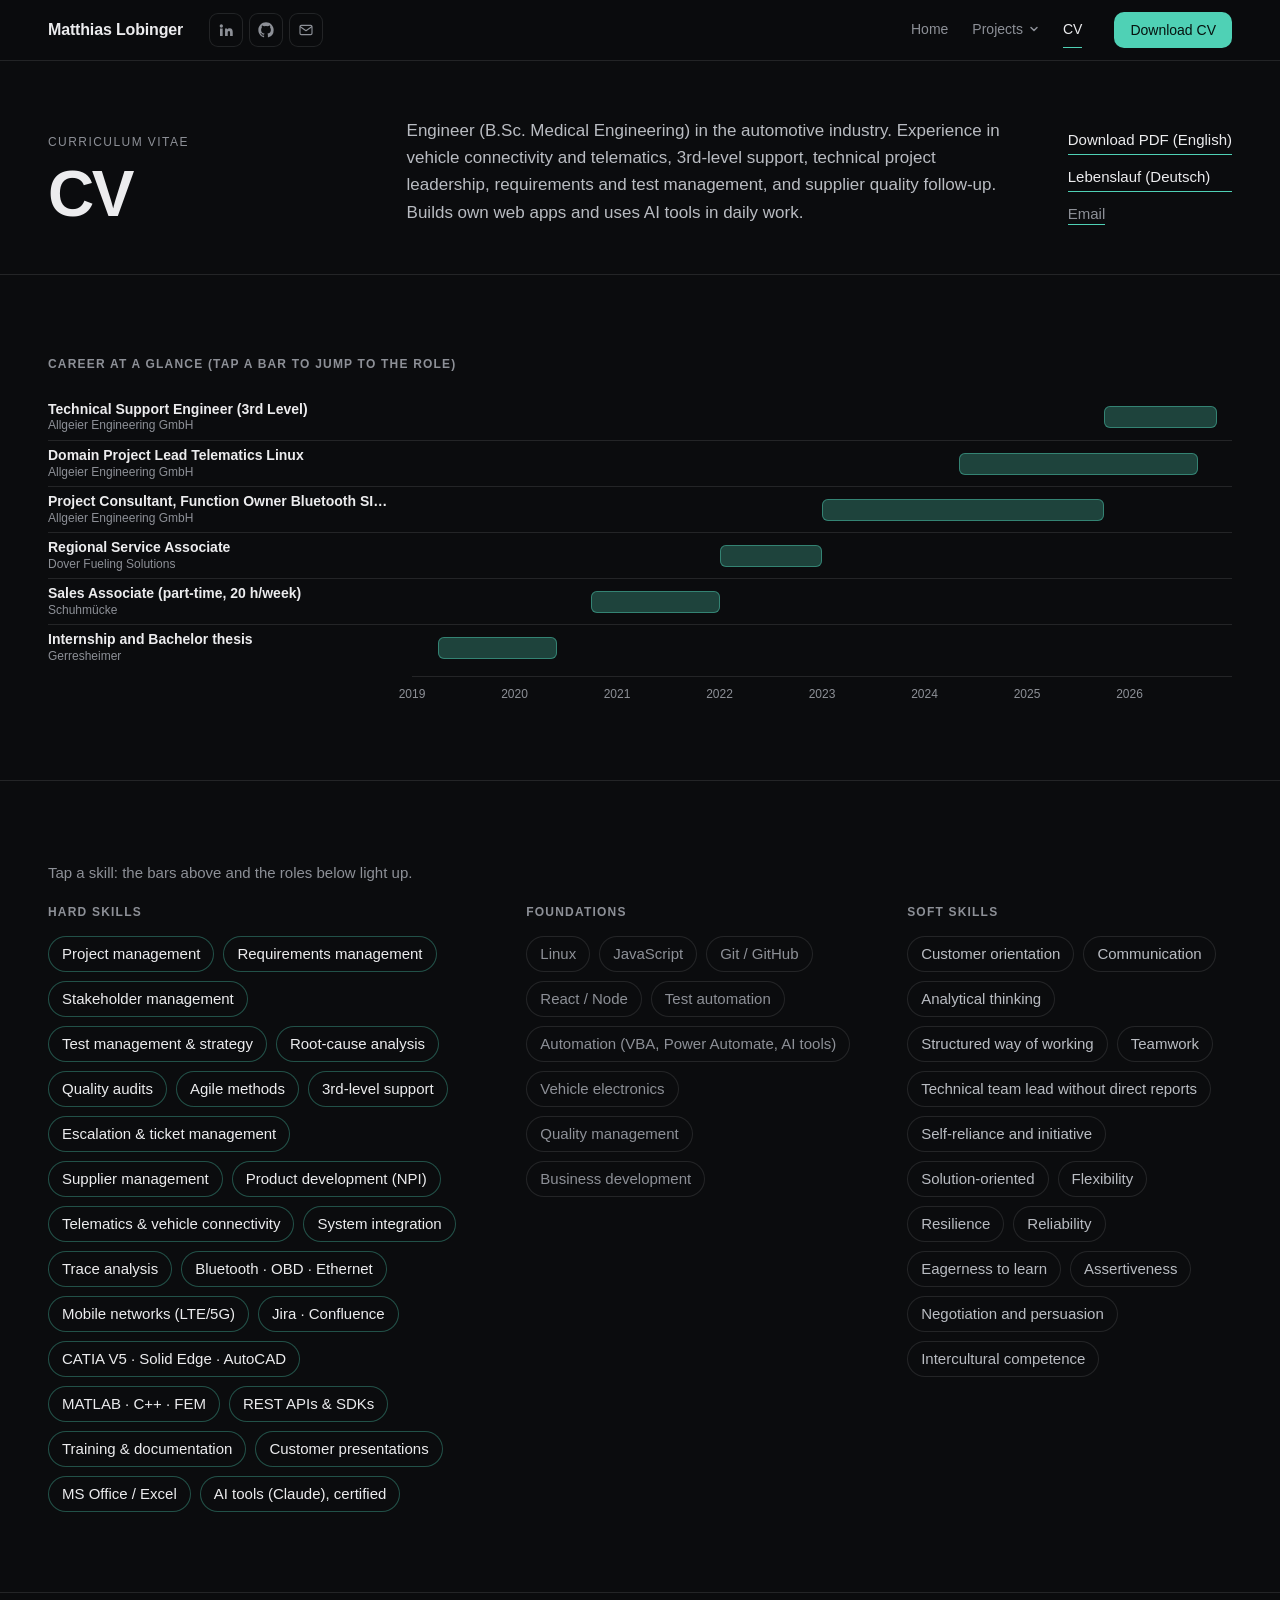
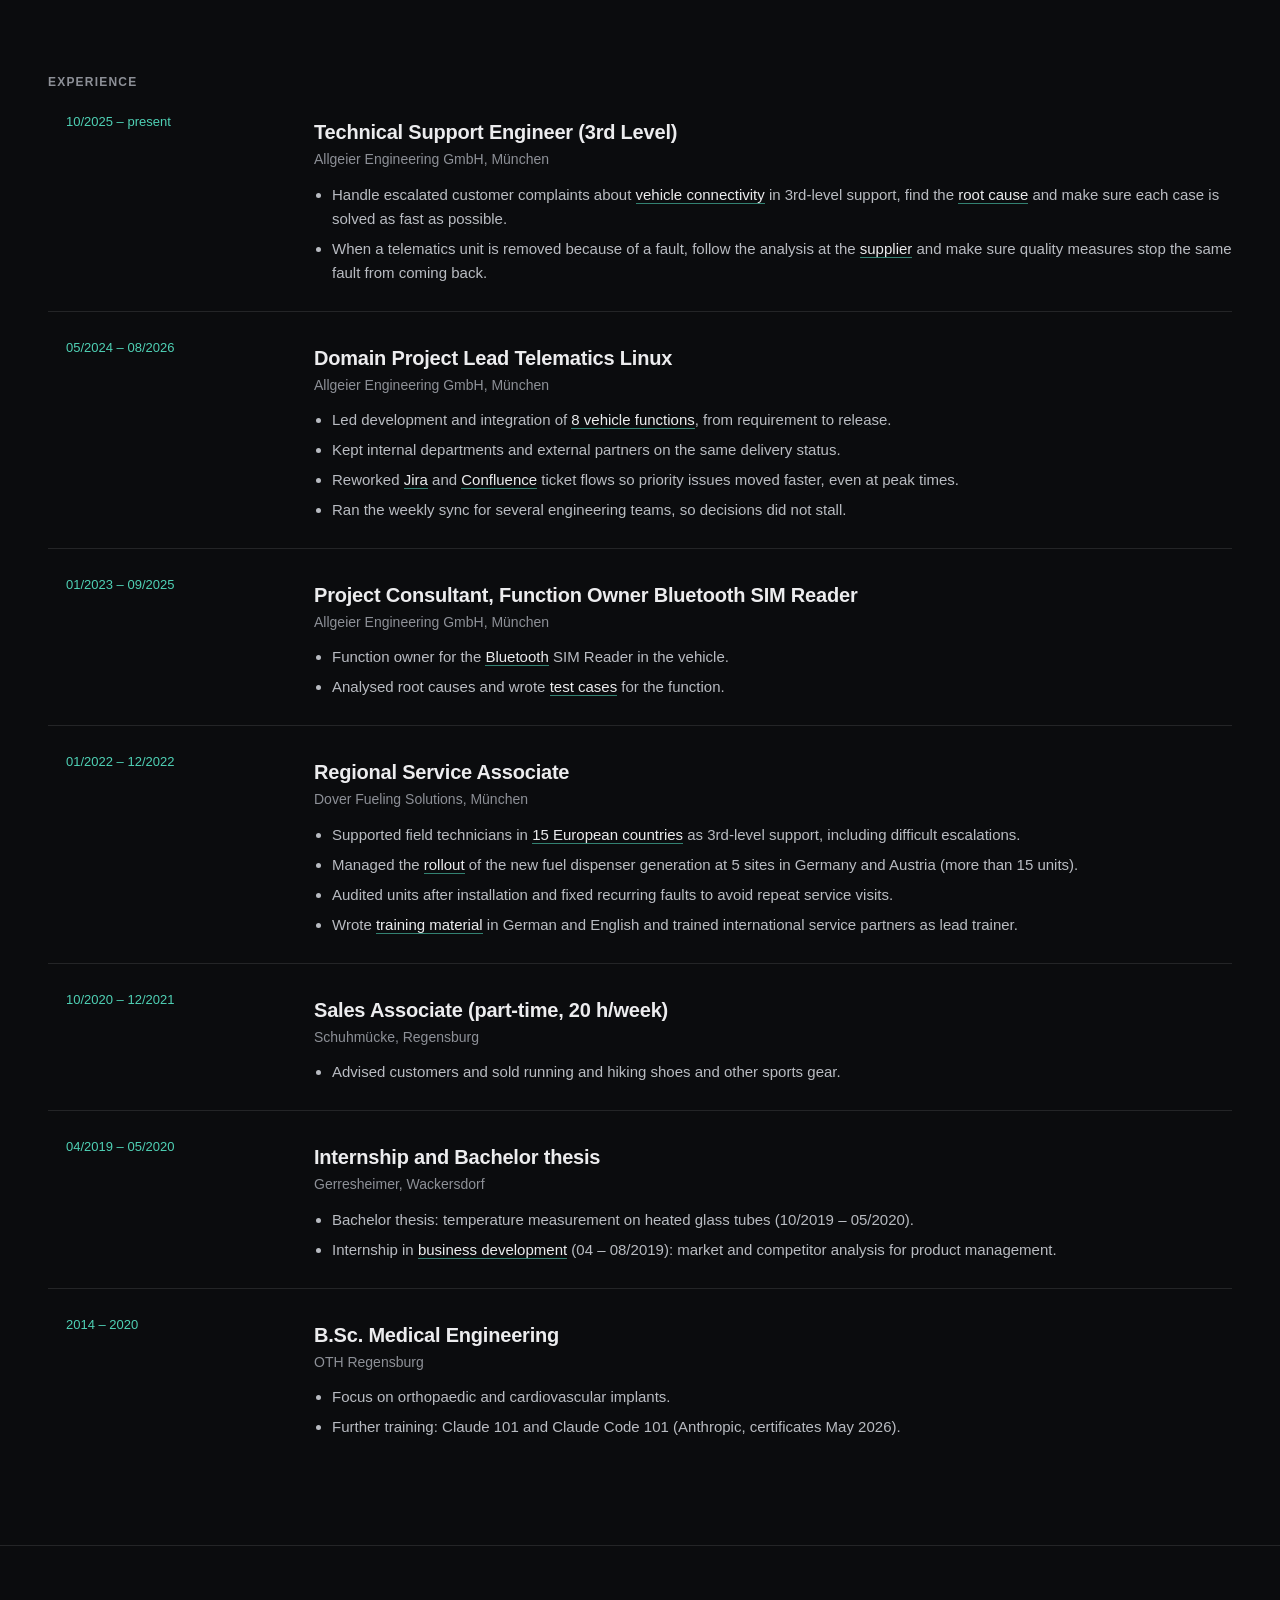
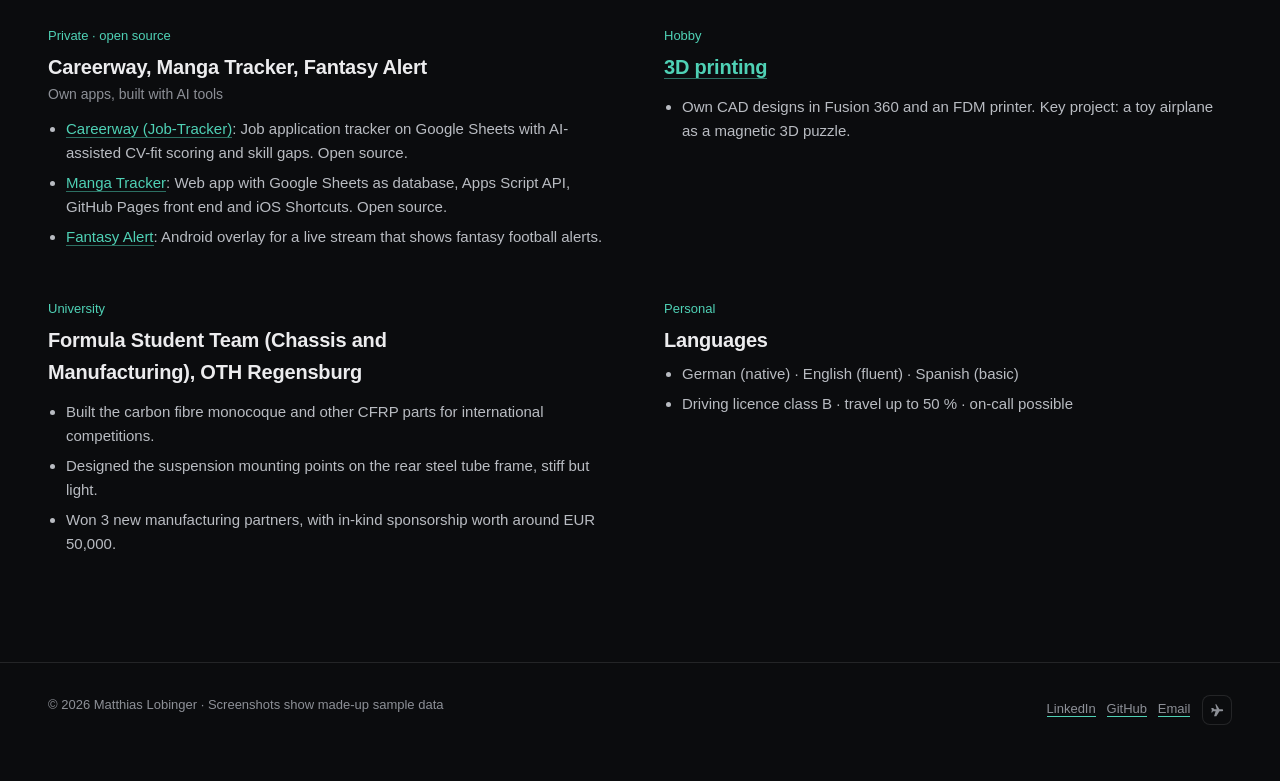
<file: cv.html>
<!doctype html>
<html lang="en"><head><meta charset="utf-8"><meta name="viewport" content="width=device-width, initial-scale=1, viewport-fit=cover, interactive-widget=resizes-content">
<title>CV — Matthias Lobinger</title><meta name="description" content="Curriculum vitae: experience, hard and soft skills, education."><meta name="theme-color" content="#0b0c0e"><meta name="color-scheme" content="dark">
<script>document.documentElement.classList.add('js')</script><link rel="stylesheet" href="assets/site.css?v=8137145e"></head>
<body><div class="progress" aria-hidden="true"></div><header><div class="wrap"><a class="brand" href="index.html">Matthias Lobinger</a><div class="contact"><a href="https://www.linkedin.com/in/matthias-lobinger" aria-label="LinkedIn" title="LinkedIn"><svg viewBox="0 0 24 24" aria-hidden="true"><path d="M4.98 3.5a2.5 2.5 0 1 1 0 5 2.5 2.5 0 0 1 0-5zM3 9.75h4V21H3V9.75zm6.75 0h3.8v1.54h.05c.53-1 1.82-2.05 3.75-2.05 4 0 4.75 2.63 4.75 6.05V21h-4v-4.9c0-1.17-.02-2.67-1.63-2.67-1.63 0-1.88 1.27-1.88 2.59V21h-4V9.75z"/></svg></a><a href="https://github.com/lobi1994" aria-label="GitHub" title="GitHub"><svg viewBox="0 0 24 24" aria-hidden="true"><path d="M12 .5C5.65.5.5 5.65.5 12c0 5.08 3.29 9.39 7.86 10.91.58.1.79-.25.79-.56v-2c-3.2.7-3.87-1.37-3.87-1.37-.52-1.33-1.28-1.69-1.28-1.69-1.05-.72.08-.7.08-.7 1.15.08 1.76 1.19 1.76 1.19 1.03 1.76 2.69 1.25 3.35.96.1-.75.4-1.25.73-1.54-2.55-.29-5.24-1.28-5.24-5.69 0-1.26.45-2.28 1.18-3.08-.12-.29-.51-1.46.11-3.05 0 0 .96-.31 3.15 1.18a10.9 10.9 0 0 1 5.74 0c2.19-1.49 3.15-1.18 3.15-1.18.62 1.59.23 2.76.11 3.05.74.8 1.18 1.82 1.18 3.08 0 4.42-2.69 5.39-5.25 5.68.41.36.78 1.06.78 2.14v3.17c0 .31.21.67.8.56A11.51 11.51 0 0 0 23.5 12C23.5 5.65 18.35.5 12 .5z"/></svg></a><a class="mail" data-u="lobingermatthias" data-d="gmail.com" href="#" aria-label="Email" title="Email"><svg class="stroke" viewBox="0 0 24 24" aria-hidden="true"><rect x="3" y="5" width="18" height="14" rx="2"/><path d="m3.5 7 8.5 6 8.5-6"/></svg></a></div><nav aria-label="Main">
<a href="index.html">Home</a>
<div class="dd"><button type="button" class="ddbtn" aria-expanded="false" aria-controls="ddmenu">Projects<svg class="car" width="10" height="10" viewBox="0 0 10 10" aria-hidden="true"><path d="M2 3.5 5 6.5 8 3.5" fill="none" stroke="currentColor" stroke-width="1.5" stroke-linecap="round" stroke-linejoin="round"/></svg></button>
<div class="ddmenu" id="ddmenu" hidden><a class="all" href="index.html#projects">All projects</a><a href="careerway.html"><b>Careerway</b><span>Web app · AI-assisted</span></a><a href="manga-tracker.html"><b>Manga Tracker</b><span>Web app</span></a><a href="fantasy-alert.html"><b>Fantasy Alert</b><span>Android · Fire TV</span></a><a href="3d-printing.html"><b>3D Printing</b><span>Making</span></a></div></div>
<a href="cv.html" aria-current="page">CV</a></nav><a class="btn pri" href="assets/cv-en.pdf" download="Matthias_Lobinger_CV.pdf">Download CV</a></div></header><main><section class="band first cvtop"><div class="wrap xl cvtopgrid"><div><span class="label rv">Curriculum vitae</span><h1 class="rv" style="--d:1">CV</h1></div><p class="lead rv" style="--d:2">Engineer (B.Sc. Medical Engineering) in the automotive industry. Experience in vehicle connectivity and telematics, 3rd-level support, technical project leadership, requirements and test management, and supplier quality follow-up. Builds own web apps and uses AI tools in daily work.</p><div class="links rv" style="--d:3"><a href="assets/cv-en.pdf" download="Matthias_Lobinger_CV_EN.pdf">Download PDF (English)</a><a href="assets/cv-de.pdf" download="Matthias_Lobinger_Lebenslauf_DE.pdf">Lebenslauf (Deutsch)</a><span class="cvmail"><a class="mail" data-u="lobingermatthias" data-d="gmail.com" href="#">Email</a><noscript> lobingermatthias [at] gmail [dot] com</noscript></span></div></div></section>
<section class="band"><div class="wrap xl"><h2 class="sh rv cvh">Career at a glance (tap a bar to jump to the role)</h2>
  <div class="tl rv"><button type="button" class="tlrow" data-t="support rootcause supplier telematics quality customer comm analytical solution resilience reliable assertive negotiate trace lte veh qm office" data-go="r0"><span class="tlname"><b>Technical Support Engineer (3rd Level)</b><em>Allgeier Engineering GmbH</em></span><span class="tltrack"><i class="tbar" style="left:84.38%;width:13.75%"></i></span></button><button type="button" class="tlrow" data-t="pm requirements stakeholder jira confluence linux telematics lead integration comm structured team assertive negotiate analytical agile present veh office" data-go="r1"><span class="tlname"><b>Domain Project Lead Telematics Linux</b><em>Allgeier Engineering GmbH</em></span><span class="tltrack"><i class="tbar" style="left:66.67%;width:29.17%"></i></span></button><button type="button" class="tlrow" data-t="bluetooth rootcause testing integration analytical structured team solution trace testauto" data-go="r2"><span class="tlname"><b>Project Consultant, Function Owner Bluetooth SIM Reader</b><em>Allgeier Engineering GmbH</em></span><span class="tltrack"><i class="tbar" style="left:50.00%;width:34.38%"></i></span></button><button type="button" class="tlrow" data-t="support pm training quality customer comm intl flex resilience team structured present office" data-go="r3"><span class="tlname"><b>Regional Service Associate</b><em>Dover Fueling Solutions</em></span><span class="tltrack"><i class="tbar" style="left:37.50%;width:12.50%"></i></span></button><button type="button" class="tlrow" data-t="customer comm" data-go="r4"><span class="tlname"><b>Sales Associate (part-time, 20 h/week)</b><em>Schuhmücke</em></span><span class="tltrack"><i class="tbar" style="left:21.88%;width:15.63%"></i></span></button><button type="button" class="tlrow" data-t="product analytical initiative" data-go="r5"><span class="tlname"><b>Internship and Bachelor thesis</b><em>Gerresheimer</em></span><span class="tltrack"><i class="tbar" style="left:3.13%;width:14.58%"></i></span></button><div class="tlaxis"><span class="tlgap"></span><span class="tlticks"><span style="left:0.00%">2019</span><span style="left:12.50%">2020</span><span style="left:25.00%">2021</span><span style="left:37.50%">2022</span><span style="left:50.00%">2023</span><span style="left:62.50%">2024</span><span style="left:75.00%">2025</span><span style="left:87.50%">2026</span></span></div></div></div></section>
<section class="band"><div class="wrap xl"><p class="hint" style="font-size:15px">Tap a skill: the bars above and the roles below light up.</p><div class="va-skills" id="skills"><div><h2 class="sh">Hard skills</h2><div class="chips"><button type="button" class="chip core" data-k="pm" data-l="Project management" aria-pressed="false">Project management</button><button type="button" class="chip core" data-k="requirements" data-l="Requirements management" aria-pressed="false">Requirements management</button><button type="button" class="chip core" data-k="stakeholder" data-l="Stakeholder management" aria-pressed="false">Stakeholder management</button><button type="button" class="chip core" data-k="testing" data-l="Test management &amp; strategy" aria-pressed="false">Test management &amp; strategy</button><button type="button" class="chip core" data-k="rootcause" data-l="Root-cause analysis" aria-pressed="false">Root-cause analysis</button><button type="button" class="chip core" data-k="quality" data-l="Quality audits" aria-pressed="false">Quality audits</button><button type="button" class="chip core" data-k="agile" data-l="Agile methods" aria-pressed="false">Agile methods</button><button type="button" class="chip core" data-k="support" data-l="3rd-level support" aria-pressed="false">3rd-level support</button><button type="button" class="chip core" data-k="support" data-l="Escalation &amp; ticket management" aria-pressed="false">Escalation &amp; ticket management</button><button type="button" class="chip core" data-k="supplier" data-l="Supplier management" aria-pressed="false">Supplier management</button><button type="button" class="chip core" data-k="product" data-l="Product development (NPI)" aria-pressed="false">Product development (NPI)</button><button type="button" class="chip core" data-k="telematics" data-l="Telematics &amp; vehicle connectivity" aria-pressed="false">Telematics &amp; vehicle connectivity</button><button type="button" class="chip core" data-k="integration" data-l="System integration" aria-pressed="false">System integration</button><button type="button" class="chip core" data-k="trace" data-l="Trace analysis" aria-pressed="false">Trace analysis</button><button type="button" class="chip core" data-k="bluetooth" data-l="Bluetooth · OBD · Ethernet" aria-pressed="false">Bluetooth · OBD · Ethernet</button><button type="button" class="chip core" data-k="lte" data-l="Mobile networks (LTE/5G)" aria-pressed="false">Mobile networks (LTE/5G)</button><button type="button" class="chip core" data-k="jira" data-l="Jira · Confluence" aria-pressed="false">Jira · Confluence</button><button type="button" class="chip core" data-k="cad" data-l="CATIA V5 · Solid Edge · AutoCAD" aria-pressed="false">CATIA V5 · Solid Edge · AutoCAD</button><button type="button" class="chip core" data-k="matlab" data-l="MATLAB · C++ · FEM" aria-pressed="false">MATLAB · C++ · FEM</button><button type="button" class="chip core" data-k="apis" data-l="REST APIs &amp; SDKs" aria-pressed="false">REST APIs &amp; SDKs</button><button type="button" class="chip core" data-k="training" data-l="Training &amp; documentation" aria-pressed="false">Training &amp; documentation</button><button type="button" class="chip core" data-k="present" data-l="Customer presentations" aria-pressed="false">Customer presentations</button><button type="button" class="chip core" data-k="office" data-l="MS Office / Excel" aria-pressed="false">MS Office / Excel</button><button type="button" class="chip core" data-k="ai" data-l="AI tools (Claude), certified" aria-pressed="false">AI tools (Claude), certified</button></div></div><div><h2 class="sh">Foundations</h2><div class="chips"><button type="button" class="chip basic" data-k="linux" data-l="Linux" aria-pressed="false">Linux</button><button type="button" class="chip basic" data-k="js" data-l="JavaScript" aria-pressed="false">JavaScript</button><button type="button" class="chip basic" data-k="js" data-l="Git / GitHub" aria-pressed="false">Git / GitHub</button><button type="button" class="chip basic" data-k="react" data-l="React / Node" aria-pressed="false">React / Node</button><button type="button" class="chip basic" data-k="testauto" data-l="Test automation" aria-pressed="false">Test automation</button><button type="button" class="chip basic" data-k="automation" data-l="Automation (VBA, Power Automate, AI tools)" aria-pressed="false">Automation (VBA, Power Automate, AI tools)</button><button type="button" class="chip basic" data-k="veh" data-l="Vehicle electronics" aria-pressed="false">Vehicle electronics</button><button type="button" class="chip basic" data-k="qm" data-l="Quality management" aria-pressed="false">Quality management</button><button type="button" class="chip basic" data-k="product" data-l="Business development" aria-pressed="false">Business development</button></div></div><div><h2 class="sh">Soft skills</h2><div class="chips"><button type="button" class="chip soft" data-k="customer" data-l="Customer orientation" aria-pressed="false">Customer orientation</button><button type="button" class="chip soft" data-k="comm" data-l="Communication" aria-pressed="false">Communication</button><button type="button" class="chip soft" data-k="analytical" data-l="Analytical thinking" aria-pressed="false">Analytical thinking</button><button type="button" class="chip soft" data-k="structured" data-l="Structured way of working" aria-pressed="false">Structured way of working</button><button type="button" class="chip soft" data-k="team" data-l="Teamwork" aria-pressed="false">Teamwork</button><button type="button" class="chip soft" data-k="lead" data-l="Technical team lead without direct reports" aria-pressed="false">Technical team lead without direct reports</button><button type="button" class="chip soft" data-k="initiative" data-l="Self-reliance and initiative" aria-pressed="false">Self-reliance and initiative</button><button type="button" class="chip soft" data-k="solution" data-l="Solution-oriented" aria-pressed="false">Solution-oriented</button><button type="button" class="chip soft" data-k="flex" data-l="Flexibility" aria-pressed="false">Flexibility</button><button type="button" class="chip soft" data-k="resilience" data-l="Resilience" aria-pressed="false">Resilience</button><button type="button" class="chip soft" data-k="reliable" data-l="Reliability" aria-pressed="false">Reliability</button><button type="button" class="chip soft" data-k="learn" data-l="Eagerness to learn" aria-pressed="false">Eagerness to learn</button><button type="button" class="chip soft" data-k="assertive" data-l="Assertiveness" aria-pressed="false">Assertiveness</button><button type="button" class="chip soft" data-k="negotiate" data-l="Negotiation and persuasion" aria-pressed="false">Negotiation and persuasion</button><button type="button" class="chip soft" data-k="intl" data-l="Intercultural competence" aria-pressed="false">Intercultural competence</button></div></div></div></div></section>
<section class="band"><div class="wrap xl cvjobs"><h2 class="sh rv cvh">Experience</h2><div class="rb rv" id="r0" data-t="support rootcause supplier telematics quality customer comm analytical solution resilience reliable assertive negotiate trace lte veh qm office"><div class="d">10/2025 – present</div><h3>Technical Support Engineer (3rd Level)</h3><div class="c">Allgeier Engineering GmbH, München</div><ul><li>Handle escalated customer complaints about <mark>vehicle connectivity</mark> in 3rd-level support, find the <mark>root cause</mark> and make sure each case is solved as fast as possible.</li><li>When a telematics unit is removed because of a fault, follow the analysis at the <mark>supplier</mark> and make sure quality measures stop the same fault from coming back.</li></ul></div><div class="rb rv" id="r1" data-t="pm requirements stakeholder jira confluence linux telematics lead integration comm structured team assertive negotiate analytical agile present veh office"><div class="d">05/2024 – 08/2026</div><h3>Domain Project Lead Telematics Linux</h3><div class="c">Allgeier Engineering GmbH, München</div><ul><li>Led development and integration of <mark>8 vehicle functions</mark>, from requirement to release.</li><li>Kept internal departments and external partners on the same delivery status.</li><li>Reworked <mark>Jira</mark> and <mark>Confluence</mark> ticket flows so priority issues moved faster, even at peak times.</li><li>Ran the weekly sync for several engineering teams, so decisions did not stall.</li></ul></div><div class="rb rv" id="r2" data-t="bluetooth rootcause testing integration analytical structured team solution trace testauto"><div class="d">01/2023 – 09/2025</div><h3>Project Consultant, Function Owner Bluetooth SIM Reader</h3><div class="c">Allgeier Engineering GmbH, München</div><ul><li>Function owner for the <mark>Bluetooth</mark> SIM Reader in the vehicle.</li><li>Analysed root causes and wrote <mark>test cases</mark> for the function.</li></ul></div><div class="rb rv" id="r3" data-t="support pm training quality customer comm intl flex resilience team structured present office"><div class="d">01/2022 – 12/2022</div><h3>Regional Service Associate</h3><div class="c">Dover Fueling Solutions, München</div><ul><li>Supported field technicians in <mark>15 European countries</mark> as 3rd-level support, including difficult escalations.</li><li>Managed the <mark>rollout</mark> of the new fuel dispenser generation at 5 sites in Germany and Austria (more than 15 units).</li><li>Audited units after installation and fixed recurring faults to avoid repeat service visits.</li><li>Wrote <mark>training material</mark> in German and English and trained international service partners as lead trainer.</li></ul></div><div class="rb rv" id="r4" data-t="customer comm"><div class="d">10/2020 – 12/2021</div><h3>Sales Associate (part-time, 20 h/week)</h3><div class="c">Schuhmücke, Regensburg</div><ul><li>Advised customers and sold running and hiking shoes and other sports gear.</li></ul></div><div class="rb rv" id="r5" data-t="product analytical initiative"><div class="d">04/2019 – 05/2020</div><h3>Internship and Bachelor thesis</h3><div class="c">Gerresheimer, Wackersdorf</div><ul><li>Bachelor thesis: temperature measurement on heated glass tubes (10/2019 – 05/2020).</li><li>Internship in <mark>business development</mark> (04 – 08/2019): market and competitor analysis for product management.</li></ul></div><div class="rb rv" data-t="learn ai matlab"><div class="d">2014 – 2020</div><h3>B.Sc. Medical Engineering</h3><div class="c">OTH Regensburg</div><ul><li>Focus on orthopaedic and cardiovascular implants.</li><li>Further training: Claude 101 and Claude Code 101 (Anthropic, certificates May 2026).</li></ul></div></div></section>
<section class="band"><div class="wrap xl cvbottom"><div class="rb rv" data-t="js apis ai automation initiative learn solution structured react"><div class="d">Private · open source</div><h3>Careerway, Manga Tracker, Fantasy Alert</h3><div class="c">Own apps, built with AI tools</div><ul><li><a class="pl" href="careerway.html">Careerway (Job-Tracker)</a>: Job application tracker on Google Sheets with AI-assisted CV-fit scoring and skill gaps. Open source.</li><li><a class="pl" href="manga-tracker.html">Manga Tracker</a>: Web app with Google Sheets as database, Apps Script API, GitHub Pages front end and iOS Shortcuts. Open source.</li><li><a class="pl" href="fantasy-alert.html">Fantasy Alert</a>: Android overlay for a live stream that shows fantasy football alerts.</li></ul></div><div class="rb rv" data-t="cad initiative learn solution"><div class="d">Hobby</div><h3><a class="pl" href="3d-printing.html">3D printing</a></h3><ul><li>Own CAD designs in Fusion 360 and an FDM printer. Key project: a toy airplane as a magnetic 3D puzzle.</li></ul></div><div class="rb rv" data-t="cad team initiative negotiate structured"><div class="d">University</div><h3>Formula Student Team (Chassis and Manufacturing), OTH Regensburg</h3><ul><li>Built the carbon fibre monocoque and other CFRP parts for international competitions.</li><li>Designed the suspension mounting points on the rear steel tube frame, stiff but light.</li><li>Won 3 new manufacturing partners, with in-kind sponsorship worth around EUR 50,000.</li></ul></div><div class="rb rv" data-t="intl"><div class="d">Personal</div><h3>Languages</h3><ul style="margin-top:6px"><li>German (native) · English (fluent) · Spanish (basic)</li><li>Driving licence class B · travel up to 50 % · on-call possible</li></ul></div></div></section><div class="litbar" id="litbar" hidden role="status" aria-live="polite"><span class="dot"></span><span><b id="litname"></b> <span id="litcount"></span></span><a class="litup" href="#skills">Skills ↑</a><button type="button" id="litclear">Clear</button></div></main><footer><div class="wrap"><span>© 2026 Matthias Lobinger · Screenshots show made-up sample data</span><span><a href="https://www.linkedin.com/in/matthias-lobinger">LinkedIn</a> &nbsp; <a href="https://github.com/lobi1994">GitHub</a> &nbsp; <a class="mail" data-u="lobingermatthias" data-d="gmail.com" href="#">Email</a><noscript> lobingermatthias [at] gmail [dot] com</noscript> <button type="button" class="plane-btn" id="plane-btn" aria-label="Play a small game: fly the toy plane" title="Fly the toy plane"><svg viewBox="0 0 24 24" aria-hidden="true"><path d="M21 15.5v-1.6l-8-5V4.5a1.5 1.5 0 0 0-3 0v4.4l-8 5v1.6l8-2.3v4.1l-2 1.5V22l3.5-1 3.5 1v-1.4l-2-1.5v-4.1l8 2.5z"/></svg></button></span></div></footer><script src="assets/site.js?v=8137145e"></script></body></html>
</file>
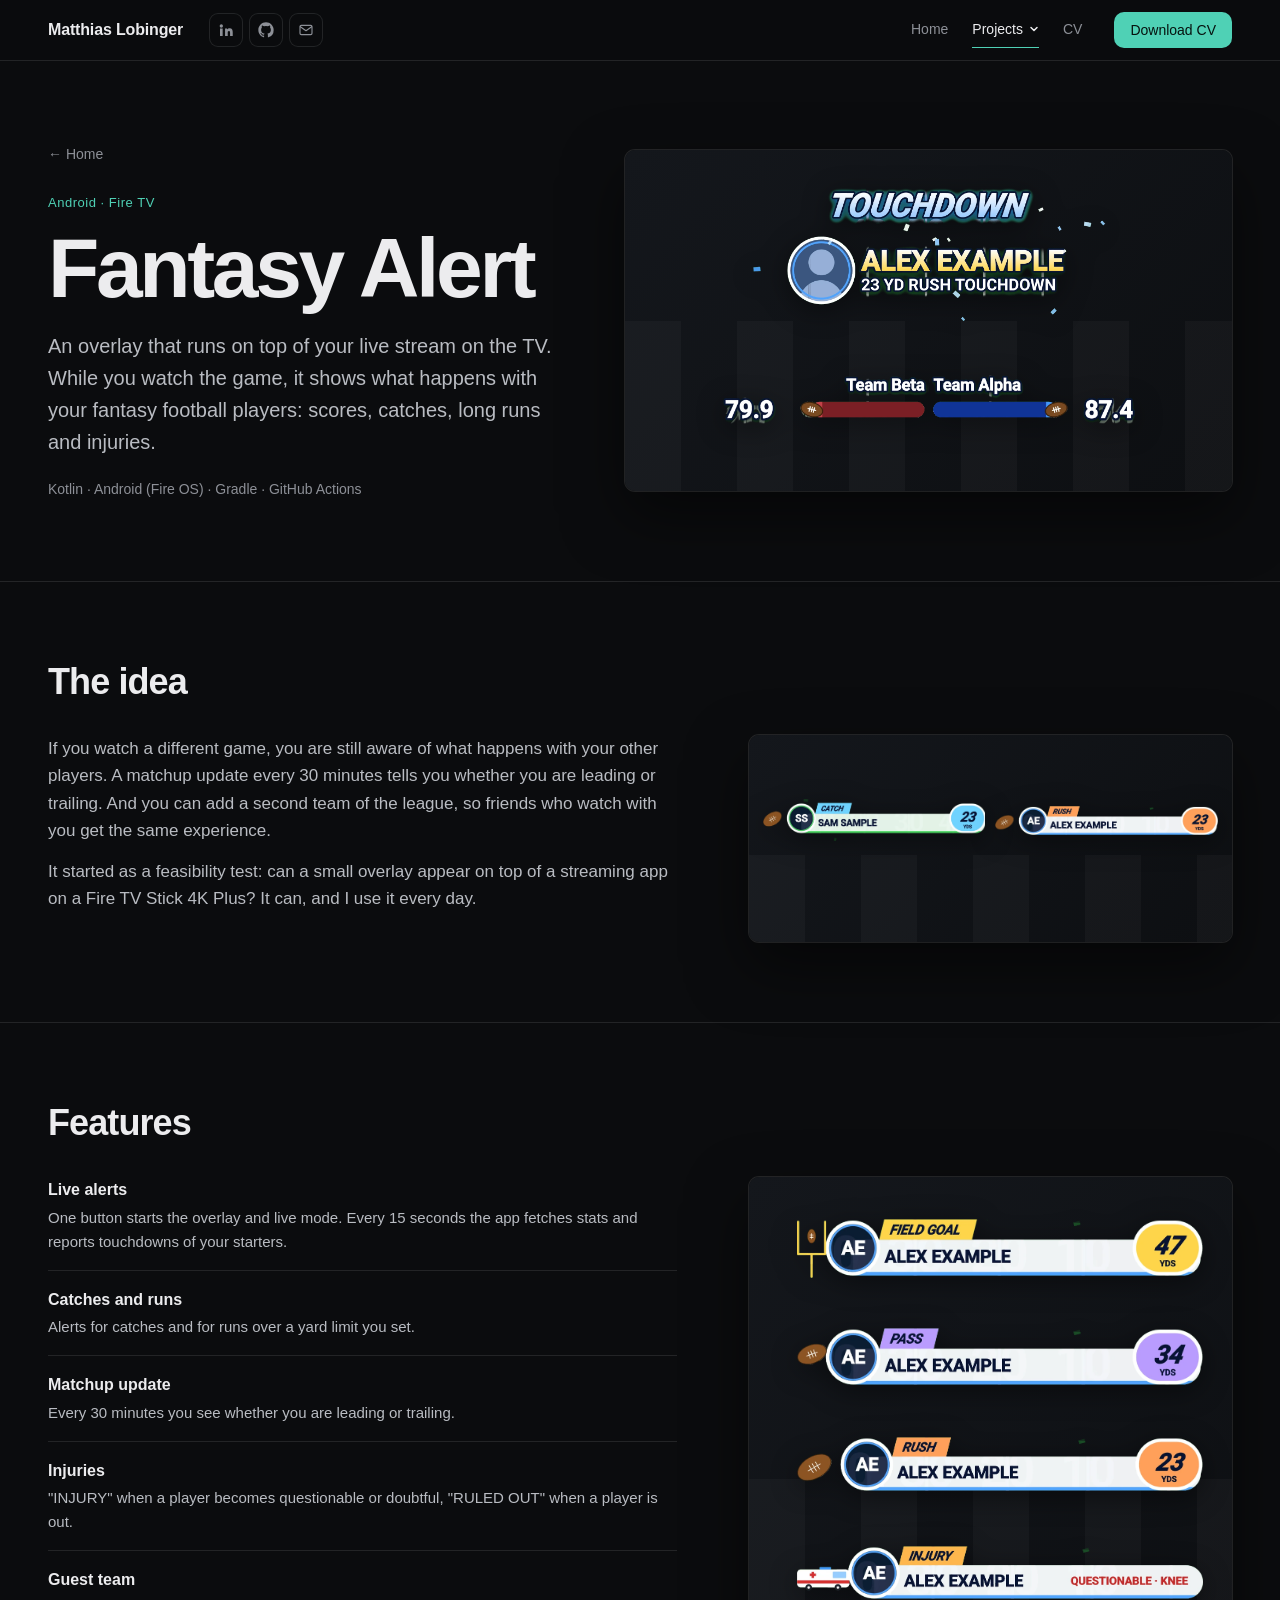
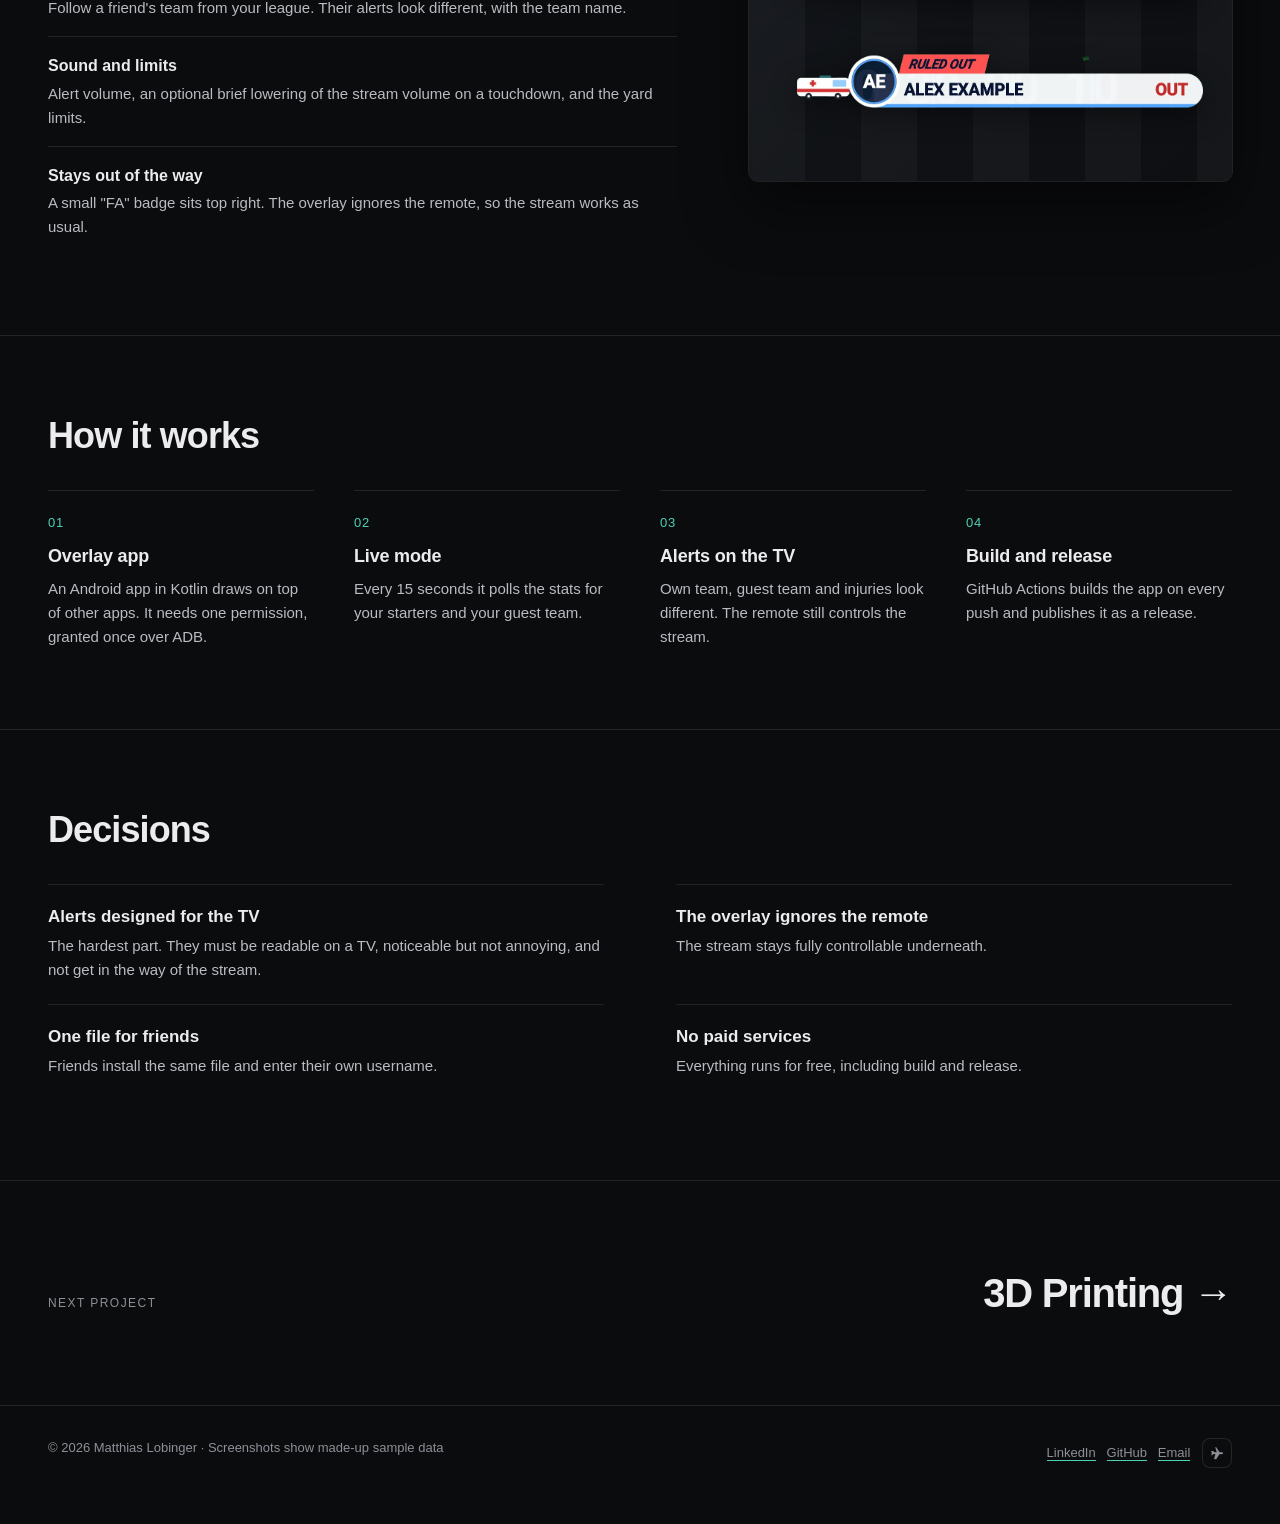
<file: fantasy-alert.html>
<!doctype html>
<html lang="en"><head><meta charset="utf-8"><meta name="viewport" content="width=device-width, initial-scale=1, viewport-fit=cover, interactive-widget=resizes-content">
<title>Fantasy Alert — Matthias Lobinger</title><meta name="description" content="An overlay that runs on top of your live stream on the TV. While you watch the game, it shows what happens with your fantasy football players: scores, catches, long runs and injuries."><meta name="theme-color" content="#0b0c0e"><meta name="color-scheme" content="dark">
<script>document.documentElement.classList.add('js')</script><link rel="stylesheet" href="assets/site.css?v=8137145e"></head>
<body><div class="progress" aria-hidden="true"></div><header><div class="wrap"><a class="brand" href="index.html">Matthias Lobinger</a><div class="contact"><a href="https://www.linkedin.com/in/matthias-lobinger" aria-label="LinkedIn" title="LinkedIn"><svg viewBox="0 0 24 24" aria-hidden="true"><path d="M4.98 3.5a2.5 2.5 0 1 1 0 5 2.5 2.5 0 0 1 0-5zM3 9.75h4V21H3V9.75zm6.75 0h3.8v1.54h.05c.53-1 1.82-2.05 3.75-2.05 4 0 4.75 2.63 4.75 6.05V21h-4v-4.9c0-1.17-.02-2.67-1.63-2.67-1.63 0-1.88 1.27-1.88 2.59V21h-4V9.75z"/></svg></a><a href="https://github.com/lobi1994" aria-label="GitHub" title="GitHub"><svg viewBox="0 0 24 24" aria-hidden="true"><path d="M12 .5C5.65.5.5 5.65.5 12c0 5.08 3.29 9.39 7.86 10.91.58.1.79-.25.79-.56v-2c-3.2.7-3.87-1.37-3.87-1.37-.52-1.33-1.28-1.69-1.28-1.69-1.05-.72.08-.7.08-.7 1.15.08 1.76 1.19 1.76 1.19 1.03 1.76 2.69 1.25 3.35.96.1-.75.4-1.25.73-1.54-2.55-.29-5.24-1.28-5.24-5.69 0-1.26.45-2.28 1.18-3.08-.12-.29-.51-1.46.11-3.05 0 0 .96-.31 3.15 1.18a10.9 10.9 0 0 1 5.74 0c2.19-1.49 3.15-1.18 3.15-1.18.62 1.59.23 2.76.11 3.05.74.8 1.18 1.82 1.18 3.08 0 4.42-2.69 5.39-5.25 5.68.41.36.78 1.06.78 2.14v3.17c0 .31.21.67.8.56A11.51 11.51 0 0 0 23.5 12C23.5 5.65 18.35.5 12 .5z"/></svg></a><a class="mail" data-u="lobingermatthias" data-d="gmail.com" href="#" aria-label="Email" title="Email"><svg class="stroke" viewBox="0 0 24 24" aria-hidden="true"><rect x="3" y="5" width="18" height="14" rx="2"/><path d="m3.5 7 8.5 6 8.5-6"/></svg></a></div><nav aria-label="Main">
<a href="index.html">Home</a>
<div class="dd"><button type="button" class="ddbtn" aria-expanded="false" aria-controls="ddmenu" aria-current="page">Projects<svg class="car" width="10" height="10" viewBox="0 0 10 10" aria-hidden="true"><path d="M2 3.5 5 6.5 8 3.5" fill="none" stroke="currentColor" stroke-width="1.5" stroke-linecap="round" stroke-linejoin="round"/></svg></button>
<div class="ddmenu" id="ddmenu" hidden><a class="all" href="index.html#projects">All projects</a><a href="careerway.html"><b>Careerway</b><span>Web app · AI-assisted</span></a><a href="manga-tracker.html"><b>Manga Tracker</b><span>Web app</span></a><a href="fantasy-alert.html" aria-current="page"><b>Fantasy Alert</b><span>Android · Fire TV</span></a><a href="3d-printing.html"><b>3D Printing</b><span>Making</span></a></div></div>
<a href="cv.html">CV</a></nav><a class="btn pri" href="assets/cv-en.pdf" download="Matthias_Lobinger_CV.pdf">Download CV</a></div></header><main>
<section class="band first"><div class="wrap wide phero">
  <div class="ptext"><a class="back rv" href="index.html#projects">← Home</a>
    <div class="kick rv">Android · Fire TV</div><div class="ttl rv" style="--d:1"><h1 style="margin:0">Fantasy Alert</h1></div>
    <p class="lead rv" style="--d:2">An overlay that runs on top of your live stream on the TV. While you watch the game, it shows what happens with your fantasy football players: scores, catches, long runs and injuries.</p>
    
    <div class="stackline rv" style="--d:3">Kotlin · Android (Fire OS) · Gradle · GitHub Actions</div></div>
  <div class="pvis rv" style="--d:2"><div class="tv" style="view-transition-name:vt-fantasy"><div class="field"></div><img src="assets/fa-touchdown.webp" width="1287" height="488" alt="Touchdown alert with player portrait" style="left:50%;top:11%;width:58%;transform:translateX(-50%)" loading="lazy"><img src="assets/fa-matchup.webp" width="1433" height="168" alt="Matchup bar: two teams and their scores" style="left:50%;top:66%;width:68%;transform:translateX(-50%)" loading="lazy"></div></div>
</div></section>
<section class="band" id="idea"><div class="wrap wide"><h2 class="sect rv">The idea</h2><div class="psec hasfig"><div class="rv"><p class="prose">If you watch a different game, you are still aware of what happens with your other players. A matchup update every 30 minutes tells you whether you are leading or trailing. And you can add a second team of the league, so friends who watch with you get the same experience.</p><p class="prose">It started as a feasibility test: can a small overlay appear on top of a streaming app on a Fire TV Stick 4K Plus? It can, and I use it every day.</p></div><div class="rv" style="--d:1"><div class="pfigs n1"><figure class="pfig wide"><div class="tv slim"><div class="field"></div><img src="assets/fa-gast-catch.webp" width="1069" height="199" alt="Catch alert for a guest team" style="left:3%;top:31%;width:46%" loading="lazy"><img src="assets/fa-rush.webp" width="1075" height="144" alt="Rush alert" style="right:3%;top:34%;width:46%" loading="lazy"></div></figure></div></div></div></div></section>
<section class="band" id="features"><div class="wrap wide"><h2 class="sect rv">Features</h2><div class="psec hasfig"><div class="rv"><ul class="feats"><li><b>Live alerts</b><span>One button starts the overlay and live mode. Every 15 seconds the app fetches stats and reports touchdowns of your starters.</span></li><li><b>Catches and runs</b><span>Alerts for catches and for runs over a yard limit you set.</span></li><li><b>Matchup update</b><span>Every 30 minutes you see whether you are leading or trailing.</span></li><li><b>Injuries</b><span>"INJURY" when a player becomes questionable or doubtful, "RULED OUT" when a player is out.</span></li><li><b>Guest team</b><span>Follow a friend's team from your league. Their alerts look different, with the team name.</span></li><li><b>Sound and limits</b><span>Alert volume, an optional brief lowering of the stream volume on a touchdown, and the yard limits.</span></li><li><b>Stays out of the way</b><span>A small "FA" badge sits top right. The overlay ignores the remote, so the stream works as usual.</span></li></ul></div><div class="rv" style="--d:1"><div class="pfigs n1"><figure class="pfig wide"><div class="tv tall"><div class="field"></div><img src="assets/fa-fieldgoal.webp" width="1032" height="149" alt="Field goal alert" style="right:6%;top:7%;width:84%" loading="lazy"><img src="assets/fa-pass.webp" width="1033" height="144" alt="Pass alert" style="right:6%;top:25%;width:84%" loading="lazy"><img src="assets/fa-rush.webp" width="1075" height="144" alt="Rush alert" style="right:6%;top:43%;width:84%" loading="lazy"><img src="assets/fa-injury.webp" width="1091" height="144" alt="Injury alert" style="right:6%;top:61%;width:84%" loading="lazy"><img src="assets/fa-out.webp" width="1091" height="144" alt="Ruled out alert" style="right:6%;top:79%;width:84%" loading="lazy"></div></figure></div></div></div></div></section>
<section class="band" id="how"><div class="wrap wide"><h2 class="sect rv">How it works</h2><div class="hows" style="--n:4"><div class="rv" style="--d:0"><i>01</i><h4>Overlay app</h4><p>An Android app in Kotlin draws on top of other apps. It needs one permission, granted once over ADB.</p></div><div class="rv" style="--d:1"><i>02</i><h4>Live mode</h4><p>Every 15 seconds it polls the stats for your starters and your guest team.</p></div><div class="rv" style="--d:2"><i>03</i><h4>Alerts on the TV</h4><p>Own team, guest team and injuries look different. The remote still controls the stream.</p></div><div class="rv" style="--d:3"><i>04</i><h4>Build and release</h4><p>GitHub Actions builds the app on every push and publishes it as a release.</p></div></div></div></section>
<section class="band" id="decisions"><div class="wrap wide"><h2 class="sect rv">Decisions</h2><div class="decs"><div class="rv" style="--d:0"><h4>Alerts designed for the TV</h4><p>The hardest part. They must be readable on a TV, noticeable but not annoying, and not get in the way of the stream.</p></div><div class="rv" style="--d:1"><h4>The overlay ignores the remote</h4><p>The stream stays fully controllable underneath.</p></div><div class="rv" style="--d:0"><h4>One file for friends</h4><p>Friends install the same file and enter their own username.</p></div><div class="rv" style="--d:1"><h4>No paid services</h4><p>Everything runs for free, including build and release.</p></div></div></div></section>


<section class="band"><div class="wrap wide nextproj rv"><span class="label">Next project</span><a href="3d-printing.html"><h2>3D Printing →</h2></a></div></section></main><footer><div class="wrap"><span>© 2026 Matthias Lobinger · Screenshots show made-up sample data</span><span><a href="https://www.linkedin.com/in/matthias-lobinger">LinkedIn</a> &nbsp; <a href="https://github.com/lobi1994">GitHub</a> &nbsp; <a class="mail" data-u="lobingermatthias" data-d="gmail.com" href="#">Email</a><noscript> lobingermatthias [at] gmail [dot] com</noscript> <button type="button" class="plane-btn" id="plane-btn" aria-label="Play a small game: fly the toy plane" title="Fly the toy plane"><svg viewBox="0 0 24 24" aria-hidden="true"><path d="M21 15.5v-1.6l-8-5V4.5a1.5 1.5 0 0 0-3 0v4.4l-8 5v1.6l8-2.3v4.1l-2 1.5V22l3.5-1 3.5 1v-1.4l-2-1.5v-4.1l8 2.5z"/></svg></button></span></div></footer><script src="assets/site.js?v=8137145e"></script></body></html>
</file>
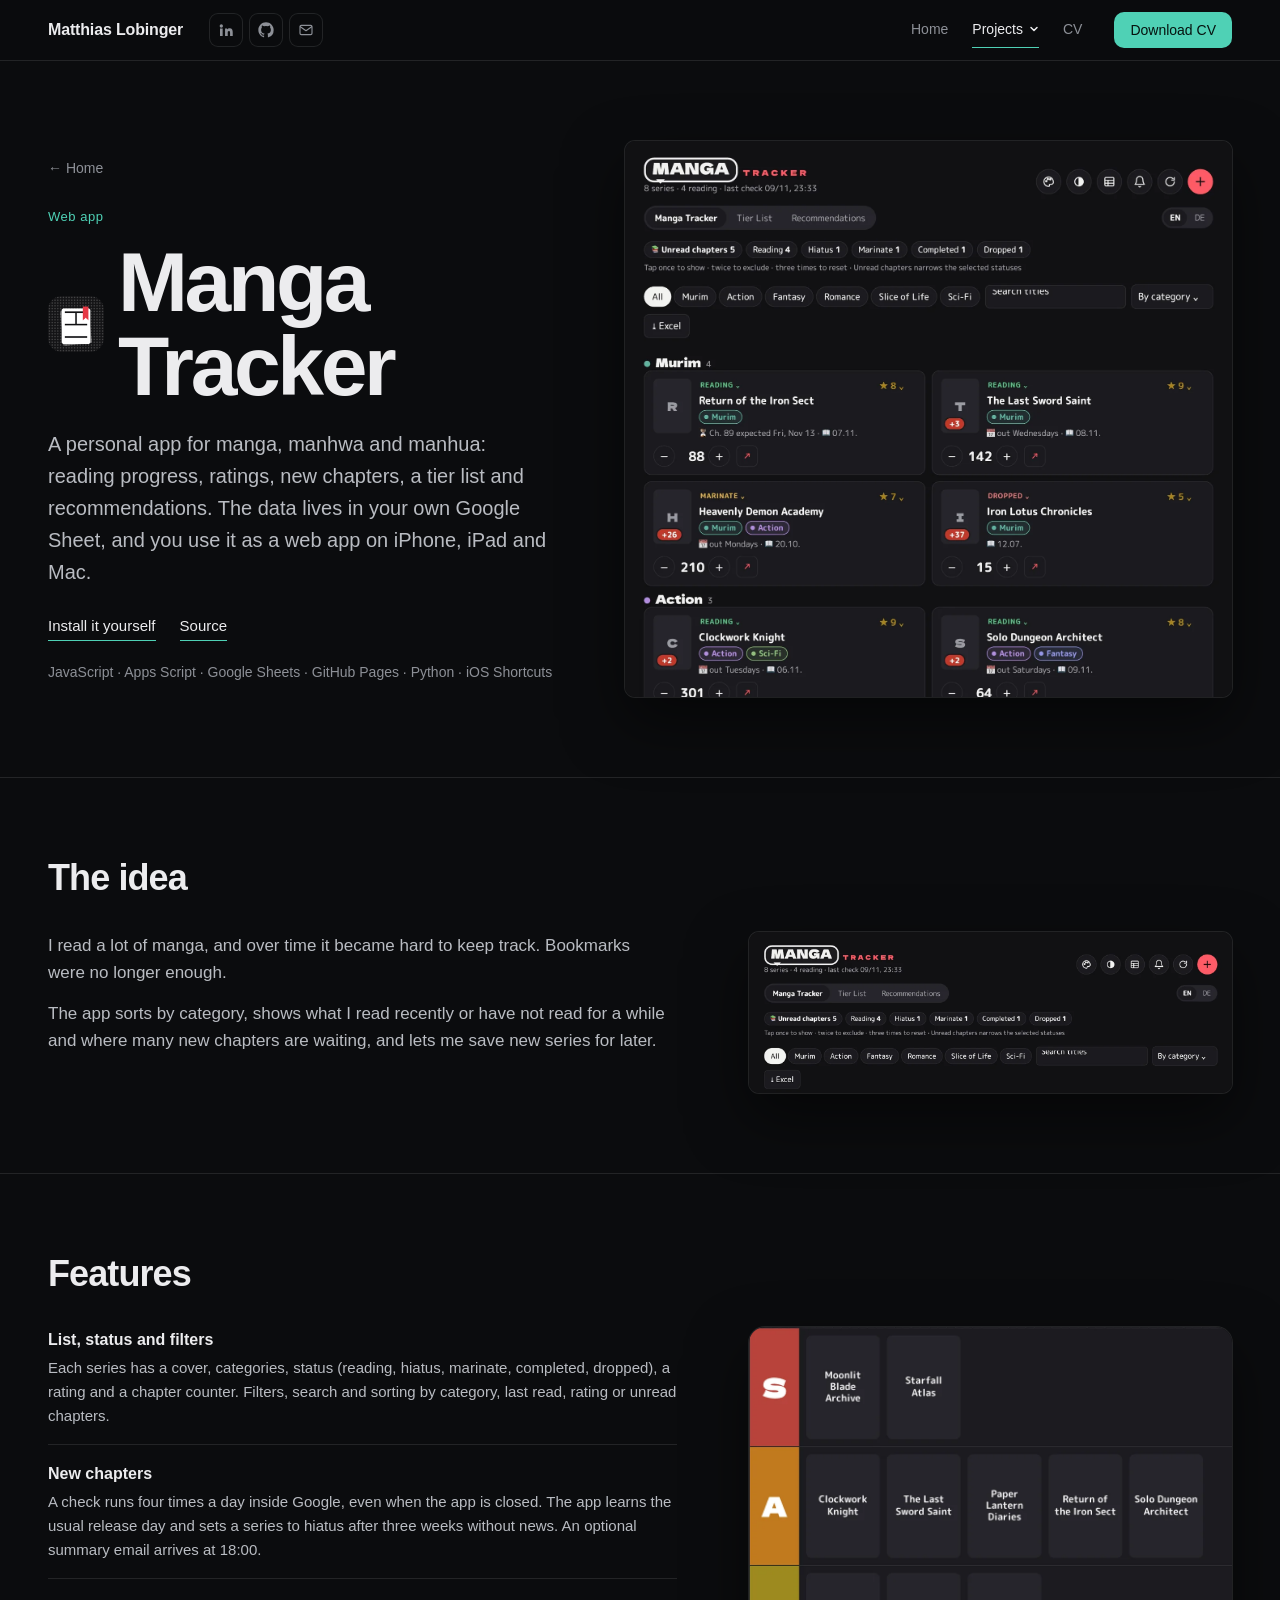
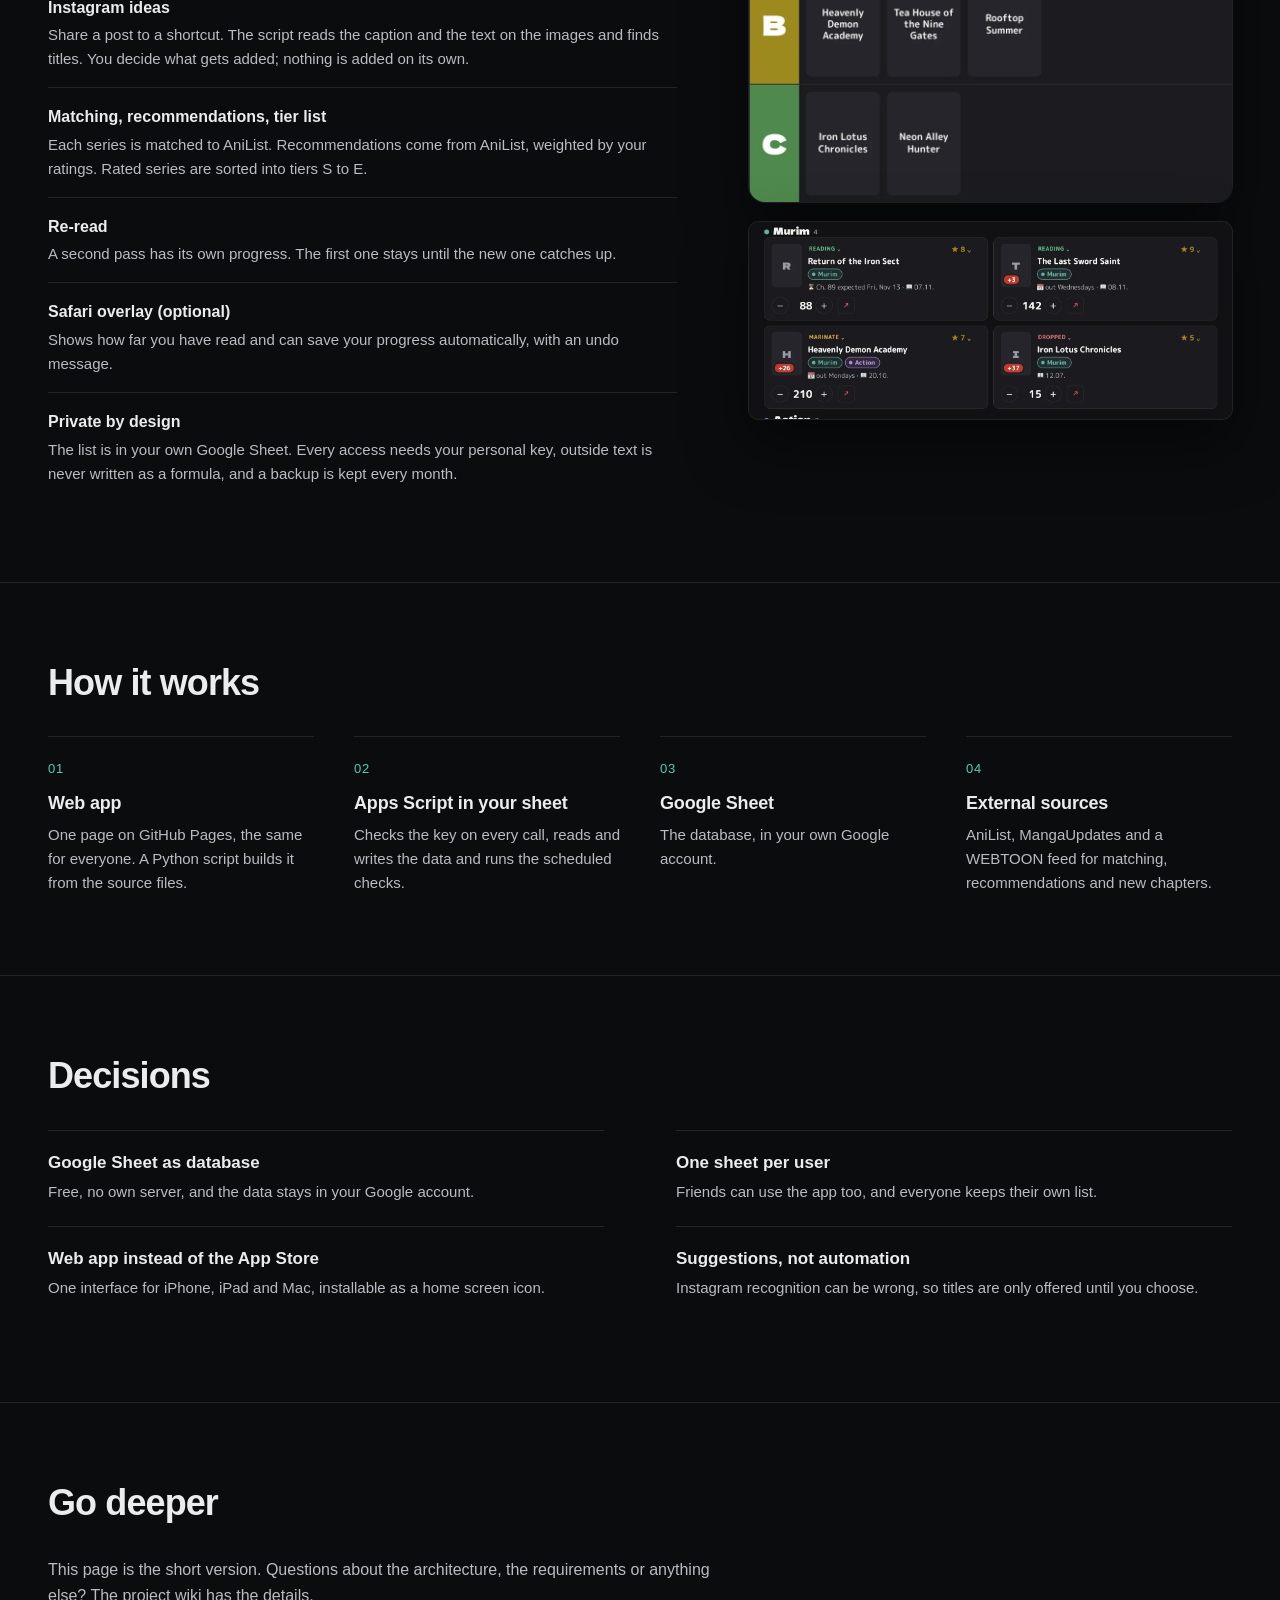
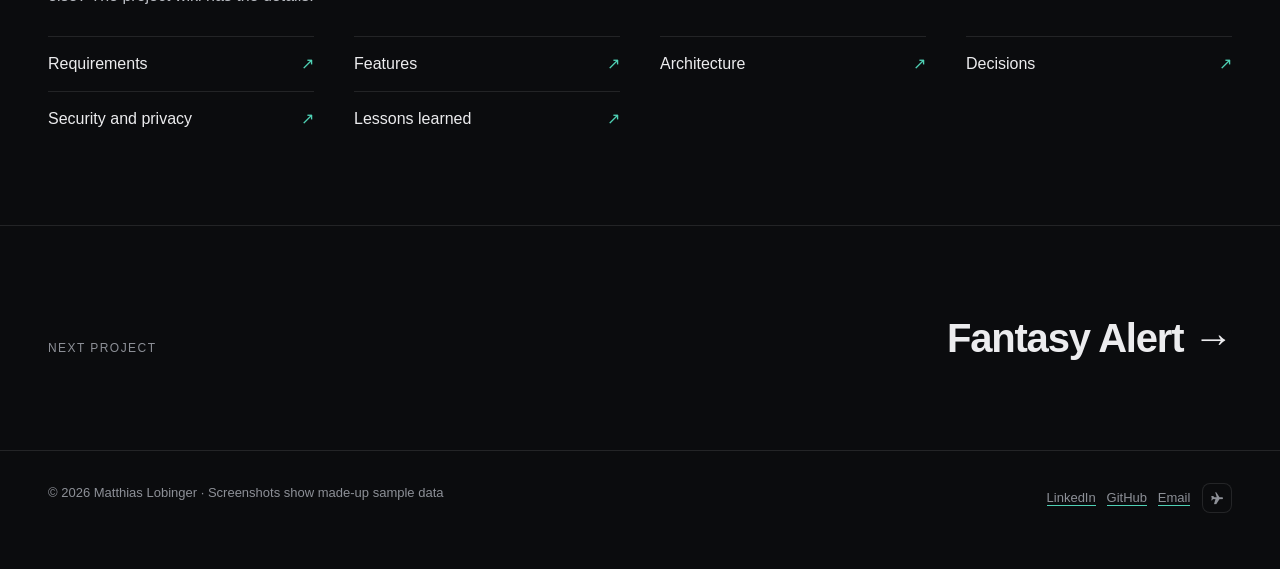
<file: manga-tracker.html>
<!doctype html>
<html lang="en"><head><meta charset="utf-8"><meta name="viewport" content="width=device-width, initial-scale=1, viewport-fit=cover, interactive-widget=resizes-content">
<title>Manga Tracker — Matthias Lobinger</title><meta name="description" content="A personal app for manga, manhwa and manhua: reading progress, ratings, new chapters, a tier list and recommendations. The data lives in your own Google Sheet, and you use it as a web app on iPhone, iPad and Mac."><meta name="theme-color" content="#0b0c0e"><meta name="color-scheme" content="dark">
<script>document.documentElement.classList.add('js')</script><link rel="stylesheet" href="assets/site.css?v=8137145e"></head>
<body><div class="progress" aria-hidden="true"></div><header><div class="wrap"><a class="brand" href="index.html">Matthias Lobinger</a><div class="contact"><a href="https://www.linkedin.com/in/matthias-lobinger" aria-label="LinkedIn" title="LinkedIn"><svg viewBox="0 0 24 24" aria-hidden="true"><path d="M4.98 3.5a2.5 2.5 0 1 1 0 5 2.5 2.5 0 0 1 0-5zM3 9.75h4V21H3V9.75zm6.75 0h3.8v1.54h.05c.53-1 1.82-2.05 3.75-2.05 4 0 4.75 2.63 4.75 6.05V21h-4v-4.9c0-1.17-.02-2.67-1.63-2.67-1.63 0-1.88 1.27-1.88 2.59V21h-4V9.75z"/></svg></a><a href="https://github.com/lobi1994" aria-label="GitHub" title="GitHub"><svg viewBox="0 0 24 24" aria-hidden="true"><path d="M12 .5C5.65.5.5 5.65.5 12c0 5.08 3.29 9.39 7.86 10.91.58.1.79-.25.79-.56v-2c-3.2.7-3.87-1.37-3.87-1.37-.52-1.33-1.28-1.69-1.28-1.69-1.05-.72.08-.7.08-.7 1.15.08 1.76 1.19 1.76 1.19 1.03 1.76 2.69 1.25 3.35.96.1-.75.4-1.25.73-1.54-2.55-.29-5.24-1.28-5.24-5.69 0-1.26.45-2.28 1.18-3.08-.12-.29-.51-1.46.11-3.05 0 0 .96-.31 3.15 1.18a10.9 10.9 0 0 1 5.74 0c2.19-1.49 3.15-1.18 3.15-1.18.62 1.59.23 2.76.11 3.05.74.8 1.18 1.82 1.18 3.08 0 4.42-2.69 5.39-5.25 5.68.41.36.78 1.06.78 2.14v3.17c0 .31.21.67.8.56A11.51 11.51 0 0 0 23.5 12C23.5 5.65 18.35.5 12 .5z"/></svg></a><a class="mail" data-u="lobingermatthias" data-d="gmail.com" href="#" aria-label="Email" title="Email"><svg class="stroke" viewBox="0 0 24 24" aria-hidden="true"><rect x="3" y="5" width="18" height="14" rx="2"/><path d="m3.5 7 8.5 6 8.5-6"/></svg></a></div><nav aria-label="Main">
<a href="index.html">Home</a>
<div class="dd"><button type="button" class="ddbtn" aria-expanded="false" aria-controls="ddmenu" aria-current="page">Projects<svg class="car" width="10" height="10" viewBox="0 0 10 10" aria-hidden="true"><path d="M2 3.5 5 6.5 8 3.5" fill="none" stroke="currentColor" stroke-width="1.5" stroke-linecap="round" stroke-linejoin="round"/></svg></button>
<div class="ddmenu" id="ddmenu" hidden><a class="all" href="index.html#projects">All projects</a><a href="careerway.html"><b>Careerway</b><span>Web app · AI-assisted</span></a><a href="manga-tracker.html" aria-current="page"><b>Manga Tracker</b><span>Web app</span></a><a href="fantasy-alert.html"><b>Fantasy Alert</b><span>Android · Fire TV</span></a><a href="3d-printing.html"><b>3D Printing</b><span>Making</span></a></div></div>
<a href="cv.html">CV</a></nav><a class="btn pri" href="assets/cv-en.pdf" download="Matthias_Lobinger_CV.pdf">Download CV</a></div></header><main>
<section class="band first"><div class="wrap wide phero">
  <div class="ptext"><a class="back rv" href="index.html#projects">← Home</a>
    <div class="kick rv">Web app</div><div class="ttl rv" style="--d:1"><img src="assets/manga-logo.png" alt="" style="width:56px;height:56px;border-radius:14px"><h1 style="margin:0">Manga Tracker</h1></div>
    <p class="lead rv" style="--d:2">A personal app for manga, manhwa and manhua: reading progress, ratings, new chapters, a tier list and recommendations. The data lives in your own Google Sheet, and you use it as a web app on iPhone, iPad and Mac.</p>
    <div class="links rv" style="--d:3"><a href="https://github.com/lobi1994/Manga-Tracker/blob/HEAD/SETUP.md">Install it yourself</a><a href="https://github.com/lobi1994/Manga-Tracker">Source</a></div>
    <div class="stackline rv" style="--d:3">JavaScript · Apps Script · Google Sheets · GitHub Pages · Python · iOS Shortcuts</div></div>
  <div class="pvis rv" style="--d:2"><img class="shot" src="assets/manga-demo.webp" style="view-transition-name:vt-manga" width="1500" height="1375" alt="Manga Tracker showing a reading list, with sample data"></div>
</div></section>
<section class="band" id="idea"><div class="wrap wide"><h2 class="sect rv">The idea</h2><div class="psec hasfig"><div class="rv"><p class="prose">I read a lot of manga, and over time it became hard to keep track. Bookmarks were no longer enough.</p><p class="prose">The app sorts by category, shows what I read recently or have not read for a while and where many new chapters are waiting, and lets me save new series for later.</p></div><div class="rv" style="--d:1"><div class="pfigs n1"><figure class="pfig wide"><div class="crop" role="img" aria-label="Filters and status chips" style="background-image:url(assets/manga-demo.webp);aspect-ratio:3;background-position:0 0%"></div></figure></div></div></div></div></section>
<section class="band" id="features"><div class="wrap wide"><h2 class="sect rv">Features</h2><div class="psec hasfig"><div class="rv"><ul class="feats"><li><b>List, status and filters</b><span>Each series has a cover, categories, status (reading, hiatus, marinate, completed, dropped), a rating and a chapter counter. Filters, search and sorting by category, last read, rating or unread chapters.</span></li><li><b>New chapters</b><span>A check runs four times a day inside Google, even when the app is closed. The app learns the usual release day and sets a series to hiatus after three weeks without news. An optional summary email arrives at 18:00.</span></li><li><b>Instagram ideas</b><span>Share a post to a shortcut. The script reads the caption and the text on the images and finds titles. You decide what gets added; nothing is added on its own.</span></li><li><b>Matching, recommendations, tier list</b><span>Each series is matched to AniList. Recommendations come from AniList, weighted by your ratings. Rated series are sorted into tiers S to E.</span></li><li><b>Re-read</b><span>A second pass has its own progress. The first one stays until the new one catches up.</span></li><li><b>Safari overlay (optional)</b><span>Shows how far you have read and can save your progress automatically, with an undo message.</span></li><li><b>Private by design</b><span>The list is in your own Google Sheet. Every access needs your personal key, outside text is never written as a formula, and a backup is kept every month.</span></li></ul></div><div class="rv" style="--d:1"><div class="pfigs n1"><figure class="pfig wide"><img class="shot" src="assets/manga-tier.webp" width="1000" height="982" alt="Tier list, sorted from your ratings (made-up sample data)" loading="lazy"></figure><figure class="pfig wide"><div class="crop" role="img" aria-label="Reading list with chapter counters" style="background-image:url(assets/manga-demo.webp);aspect-ratio:2.46;background-position:0 68%"></div></figure></div></div></div></div></section>
<section class="band" id="how"><div class="wrap wide"><h2 class="sect rv">How it works</h2><div class="hows" style="--n:4"><div class="rv" style="--d:0"><i>01</i><h4>Web app</h4><p>One page on GitHub Pages, the same for everyone. A Python script builds it from the source files.</p></div><div class="rv" style="--d:1"><i>02</i><h4>Apps Script in your sheet</h4><p>Checks the key on every call, reads and writes the data and runs the scheduled checks.</p></div><div class="rv" style="--d:2"><i>03</i><h4>Google Sheet</h4><p>The database, in your own Google account.</p></div><div class="rv" style="--d:3"><i>04</i><h4>External sources</h4><p>AniList, MangaUpdates and a WEBTOON feed for matching, recommendations and new chapters.</p></div></div></div></section>
<section class="band" id="decisions"><div class="wrap wide"><h2 class="sect rv">Decisions</h2><div class="decs"><div class="rv" style="--d:0"><h4>Google Sheet as database</h4><p>Free, no own server, and the data stays in your Google account.</p></div><div class="rv" style="--d:1"><h4>One sheet per user</h4><p>Friends can use the app too, and everyone keeps their own list.</p></div><div class="rv" style="--d:0"><h4>Web app instead of the App Store</h4><p>One interface for iPhone, iPad and Mac, installable as a home screen icon.</p></div><div class="rv" style="--d:1"><h4>Suggestions, not automation</h4><p>Instagram recognition can be wrong, so titles are only offered until you choose.</p></div></div></div></section>

<section class="band" id="wiki"><div class="wrap wide"><h2 class="sect rv">Go deeper</h2><p class="prose rv">This page is the short version. Questions about the architecture, the requirements or anything else? The project wiki has the details.</p><div class="wikis"><a class="rv" style="--d:0" href="https://github.com/lobi1994/Manga-Tracker/wiki/Requirements-EN"><span>Requirements</span><i aria-hidden="true">↗</i></a><a class="rv" style="--d:1" href="https://github.com/lobi1994/Manga-Tracker/wiki/Features-EN"><span>Features</span><i aria-hidden="true">↗</i></a><a class="rv" style="--d:2" href="https://github.com/lobi1994/Manga-Tracker/wiki/Architecture-EN"><span>Architecture</span><i aria-hidden="true">↗</i></a><a class="rv" style="--d:3" href="https://github.com/lobi1994/Manga-Tracker/wiki/Decisions-EN"><span>Decisions</span><i aria-hidden="true">↗</i></a><a class="rv" style="--d:0" href="https://github.com/lobi1994/Manga-Tracker/wiki/Security-and-privacy-EN"><span>Security and privacy</span><i aria-hidden="true">↗</i></a><a class="rv" style="--d:1" href="https://github.com/lobi1994/Manga-Tracker/wiki/Lessons-learned-EN"><span>Lessons learned</span><i aria-hidden="true">↗</i></a></div></div></section>
<section class="band"><div class="wrap wide nextproj rv"><span class="label">Next project</span><a href="fantasy-alert.html"><h2>Fantasy Alert →</h2></a></div></section></main><footer><div class="wrap"><span>© 2026 Matthias Lobinger · Screenshots show made-up sample data</span><span><a href="https://www.linkedin.com/in/matthias-lobinger">LinkedIn</a> &nbsp; <a href="https://github.com/lobi1994">GitHub</a> &nbsp; <a class="mail" data-u="lobingermatthias" data-d="gmail.com" href="#">Email</a><noscript> lobingermatthias [at] gmail [dot] com</noscript> <button type="button" class="plane-btn" id="plane-btn" aria-label="Play a small game: fly the toy plane" title="Fly the toy plane"><svg viewBox="0 0 24 24" aria-hidden="true"><path d="M21 15.5v-1.6l-8-5V4.5a1.5 1.5 0 0 0-3 0v4.4l-8 5v1.6l8-2.3v4.1l-2 1.5V22l3.5-1 3.5 1v-1.4l-2-1.5v-4.1l8 2.5z"/></svg></button></span></div></footer><script src="assets/site.js?v=8137145e"></script></body></html>
</file>
<file: assets/site.css>
/* Layout: full-width bands separated by hairlines, no boxes. One accent color. */
:root{
  --accent:#4fd1b5;          /* the one highlight color: change it here */
  --bg:#0b0c0e;--fg:#ececee;--soft:#b9bcc2;--mute:#8d9097;--line:rgba(255,255,255,.1);--wash:rgba(255,255,255,.04);
  color-scheme:dark;
}
@view-transition{navigation:auto}
*{box-sizing:border-box;margin:0}
html{scroll-behavior:smooth;scroll-padding-top:84px}
body{background:var(--bg);color:var(--fg);font:16px/1.6 -apple-system,BlinkMacSystemFont,"Segoe UI",Inter,Roboto,sans-serif;-webkit-font-smoothing:antialiased}
body::before{content:"";position:fixed;inset:0 0 auto;height:env(safe-area-inset-top,0px);z-index:40;background:var(--bg)}
a{color:inherit;text-decoration:none}
img{max-width:100%}
button{font:inherit;color:inherit}
:focus-visible{outline:2px solid var(--accent);outline-offset:3px;border-radius:4px}
.wrap{max-width:1120px;margin:0 auto;padding-inline:max(24px,env(safe-area-inset-left,0px)) max(24px,env(safe-area-inset-right,0px))}
h1,h2,h3{text-wrap:balance}

/* page transitions (cross-document view transitions, progressive) */
header{view-transition-name:site-header}
::view-transition-old(root),::view-transition-new(root){animation-duration:220ms;animation-timing-function:cubic-bezier(.23,1,.32,1)}
@media (prefers-reduced-motion:reduce){@view-transition{navigation:none}}

/* phase in */
.js .rv{opacity:0;transform:translateY(14px);transition:opacity 480ms cubic-bezier(.23,1,.32,1),transform 480ms cubic-bezier(.23,1,.32,1);transition-delay:calc(var(--d,0)*70ms)}
.js .rv.in{opacity:1;transform:none}
@media (prefers-reduced-motion:reduce){.js .rv{opacity:1;transform:none;transition:none}html{scroll-behavior:auto}}

/* header */
header{position:sticky;top:env(safe-area-inset-top,0px);z-index:30;background:rgba(11,12,14,.8);backdrop-filter:blur(14px);-webkit-backdrop-filter:blur(14px);border-bottom:1px solid var(--line)}
header .wrap{display:flex;align-items:center;gap:8px;height:60px}
.brand{font-weight:600;letter-spacing:-.01em;margin-right:auto}
nav{display:flex}
nav a{font-size:14px;color:var(--mute);padding:6px 0;margin-left:24px;border-bottom:1px solid transparent;transition:color 150ms ease-out,border-color 150ms ease-out}
nav a[aria-current="page"]{color:var(--fg);border-color:var(--accent)}
@media (hover:hover){nav a:hover{color:var(--fg)}}
.btn{display:inline-flex;align-items:center;gap:8px;height:40px;padding:0 16px;border-radius:10px;font-size:14px;font-weight:500;transition:transform 160ms cubic-bezier(.23,1,.32,1)}
.btn:active{transform:scale(.97)}
.btn.pri{background:var(--accent);color:#06130f}
.btn.sec{box-shadow:0 0 0 1px var(--line) inset}
header .btn{height:36px;margin-left:24px}
.progress{position:fixed;top:env(safe-area-inset-top,0px);left:0;right:0;height:2px;z-index:50;background:var(--accent);transform-origin:0 50%;transform:scaleX(0)}

/* bands + flashlight (glow and a lit hairline follow the mouse) */
.band{position:relative;border-top:1px solid var(--line);padding:80px 0}
.band.first{border-top:0}
.band::before{content:"";position:absolute;inset:0;pointer-events:none;opacity:0;transition:opacity 260ms ease-out;background:radial-gradient(520px circle at var(--mx,50%) var(--my,50%),rgba(79,209,181,.07),transparent 65%)}
.band::after{content:"";position:absolute;left:0;right:0;top:-1px;height:1px;pointer-events:none;opacity:0;transition:opacity 260ms ease-out;background:radial-gradient(300px circle at var(--mx,50%) 50%,var(--accent),transparent 70%)}
@media (hover:hover) and (pointer:fine){.band:hover::before,.band:hover::after{opacity:1}}
.band>.wrap{position:relative}

.kick{font-size:13px;color:var(--accent);letter-spacing:.04em}
.label{font-size:12px;letter-spacing:.12em;text-transform:uppercase;color:var(--mute)}
.lead{font-size:clamp(17px,2vw,20px);color:var(--soft);max-width:640px}
.more{font-size:15px;font-weight:500;border-bottom:1px solid var(--accent);padding-bottom:2px;transition:color 150ms ease-out}
@media (hover:hover){.more:hover{color:var(--accent)}}
.links{display:flex;gap:24px;flex-wrap:wrap;font-size:15px;font-weight:500;margin-top:26px}
.links a{border-bottom:1px solid var(--accent);padding-bottom:2px;transition:color 150ms ease-out}
@media (hover:hover){.links a:hover{color:var(--accent)}}
.links span{color:var(--mute);font-weight:400}
.status{display:inline-flex;align-items:center;gap:10px;font-size:14px;color:var(--soft)}
.status i{width:8px;height:8px;border-radius:50%;background:var(--accent);box-shadow:0 0 0 5px rgba(79,209,181,.16)}

/* home hero */
.hero{display:grid;grid-template-columns:1.4fr 1fr;gap:64px;align-items:end}
h1{font-size:clamp(42px,7vw,84px);line-height:1;letter-spacing:-.04em;font-weight:600;margin-top:24px}
.hero .lead{margin-top:24px}
.facts{display:grid}
.facts div{padding:16px 0;border-top:1px solid var(--line)}
.facts dt{font-size:12px;letter-spacing:.1em;text-transform:uppercase;color:var(--mute)}
.facts dd{margin-top:2px}
.roles{display:grid;grid-template-columns:repeat(4,1fr);gap:40px}
.role small{font-size:12px;color:var(--accent);letter-spacing:.08em}
.role h3{font-size:19px;font-weight:600;letter-spacing:-.01em;margin:10px 0 6px}
.role p{font-size:14px;color:var(--mute)}

/* list rows (home) */
.bandhead{display:flex;justify-content:space-between;align-items:baseline;gap:16px;margin-bottom:28px}
.row{display:grid;grid-template-columns:200px 1fr auto;gap:32px;align-items:center;padding:24px 0;border-top:1px solid var(--line);transition:padding 220ms cubic-bezier(.23,1,.32,1)}
@media (hover:hover){a.row:hover{padding-left:10px}a.row:hover .arrow{color:var(--accent);transform:translateX(4px)}}
.row h3{font-size:clamp(22px,2.6vw,30px);letter-spacing:-.02em;font-weight:600;line-height:1.15}
.row p{color:var(--mute);font-size:15px;margin-top:4px}
.arrow{font-size:22px;color:var(--mute);transition:transform 200ms cubic-bezier(.23,1,.32,1),color 150ms ease-out}
.thumb{aspect-ratio:16/10;border-radius:8px;overflow:hidden;background:var(--wash);box-shadow:0 0 0 1px var(--line);display:grid;place-items:center}
.thumb img{width:100%;height:100%;object-fit:cover;object-position:top left;display:block}

/* project banners (projects page) */
.pb{display:grid;grid-template-columns:7fr 5fr;gap:64px;align-items:center}
.pb.flip .vis{order:2}.pb.flip{grid-template-columns:5fr 7fr}
.pb h2{font-size:clamp(30px,3.8vw,46px);line-height:1.05;letter-spacing:-.03em;font-weight:600;margin:10px 0 16px}
.ttl{display:flex;align-items:center;gap:14px;margin:12px 0 16px}
.ttl h2{margin:0}.ttl img{width:44px;height:44px;border-radius:11px;flex:none}
.pb p{color:var(--soft);max-width:460px}
.stackline{margin-top:16px;font-size:14px;color:var(--mute)}
.shot{display:block;width:100%;height:auto;border-radius:10px;box-shadow:0 0 0 1px var(--line),0 24px 60px rgba(0,0,0,.5)}
.pair{position:relative}
.pair .phone{position:absolute;right:-3%;bottom:-10%;width:25%;border-radius:16px}
.vis{min-width:0}

/* TV illustration */
.tv{width:100%;aspect-ratio:16/9;border-radius:10px;background:linear-gradient(135deg,#14171c,#0d0f12);box-shadow:0 0 0 1px var(--line),0 24px 60px rgba(0,0,0,.5);position:relative;overflow:hidden}
.tv .field{position:absolute;inset:auto 0 0 0;height:50%;background:repeating-linear-gradient(90deg,rgba(255,255,255,.03) 0 56px,transparent 56px 112px)}
.tv .fa{position:absolute;top:6%;right:4%;font-size:10px;font-weight:700;letter-spacing:.08em;padding:3px 7px;border-radius:5px;border:1px solid var(--accent);color:var(--accent)}
.tv .alerts{position:absolute;left:4%;top:8%;display:grid;gap:6px}
.alert{padding:7px 12px;border-radius:7px;background:rgba(0,0,0,.6);border-left:3px solid var(--accent)}
.alert b{display:block;font-size:clamp(10px,1.7vw,17px);letter-spacing:.06em}
.alert span{font-size:clamp(9px,1.2vw,12px);color:var(--mute)}
.alert:nth-child(2){opacity:.8;border-color:rgba(255,255,255,.35)}.alert:nth-child(3){opacity:.6;border-color:rgba(255,255,255,.35)}
.thumb .tv{box-shadow:none;border-radius:0}.thumb .alerts{gap:3px;top:10%}.thumb .alert{padding:3px 7px}.thumb .alert span{display:none}

/* 3D print */
.printbox{position:relative;width:240px;height:300px;margin:0 auto}
.print-wrap{position:relative;width:200px;height:260px;margin:0 auto;z-index:1}
.nozzle{position:absolute;left:20px;right:20px;top:0;height:2px;background:var(--accent);box-shadow:0 0 12px 2px rgba(79,209,181,.5);z-index:2;display:none}
.plate{position:absolute;bottom:24px;left:10px;right:10px;height:8px;border-radius:3px;background:rgba(255,255,255,.1)}
.thumb svg{height:88%;width:auto}

/* sub pages */
.pagehead h1{font-size:clamp(38px,6vw,68px);margin-top:12px}
.pagehead .lead{margin-top:22px}
.back{font-size:14px;color:var(--mute);display:inline-block;margin-bottom:28px;transition:color 150ms ease-out}
@media (hover:hover){.back:hover{color:var(--accent)}}
.split{display:grid;grid-template-columns:220px 1fr;gap:48px}
.split .side{position:sticky;top:100px;align-self:start}
.list{display:grid;gap:0;list-style:none;padding:0}
.list li{padding:14px 0;border-top:1px solid var(--line);color:var(--soft)}
.list li:first-child{border-top:0;padding-top:0}
.list b{color:var(--fg);font-weight:600}
.prose{color:var(--soft);max-width:680px}
.flow{display:grid;gap:0}
.flow div{display:grid;grid-template-columns:44px 1fr;gap:16px;padding:14px 0;border-top:1px solid var(--line);color:var(--soft)}
.flow div:first-child{border-top:0;padding-top:0}
.flow i{font-style:normal;color:var(--accent);font-size:13px;letter-spacing:.06em;padding-top:2px}
.gallery{display:grid;grid-template-columns:repeat(4,1fr);gap:24px;align-items:start}
.gallery figure{display:grid;gap:10px}.gallery figcaption{font-size:13px;color:var(--mute)}
.gallery .shot{border-radius:16px}
.widehero .shot{border-radius:12px}
.nextproj{display:flex;justify-content:space-between;gap:24px;flex-wrap:wrap;align-items:baseline}
.nextproj h2{font-size:clamp(26px,3.4vw,40px);letter-spacing:-.03em;font-weight:600}

/* CV page */
.cvrow{display:grid;grid-template-columns:200px 1fr;gap:40px;padding:28px 0;border-top:1px solid var(--line);transition:opacity 220ms ease-out}
.cvrow:first-child{border-top:0;padding-top:0}
.cvrow .d{font-size:13px;color:var(--accent);letter-spacing:.03em;padding-top:3px}
.cvrow h3{font-size:19px;font-weight:600;letter-spacing:-.01em}
.cvrow .c{font-size:14px;color:var(--mute);margin-top:2px}
.cvrow ul{margin-top:12px;padding-left:18px;color:var(--soft);display:grid;gap:6px}
.cvrow mark{background:none;color:var(--fg);border-bottom:1px solid rgba(79,209,181,.6)}
.cvrow a.pl{color:var(--accent);border-bottom:1px solid rgba(79,209,181,.5)}
.chips{display:flex;flex-wrap:wrap;gap:8px}
.chip{font-size:14px;padding:5px 12px;border-radius:999px;color:var(--soft);box-shadow:0 0 0 1px var(--line) inset;background:none;border:0;cursor:default}
.chip.core{color:var(--fg);box-shadow:0 0 0 1px rgba(79,209,181,.35) inset}
.chip.basic{color:var(--mute)}
button.chip{cursor:pointer;transition:background 150ms ease-out,box-shadow 150ms ease-out,transform 160ms cubic-bezier(.23,1,.32,1)}
button.chip:active{transform:scale(.97)}
@media (hover:hover){button.chip:hover{box-shadow:0 0 0 1px var(--accent) inset}}
button.chip[aria-pressed="true"]{background:var(--accent);color:#06130f;box-shadow:0 0 0 1px var(--accent) inset}
.hint{font-size:14px;color:var(--mute);margin-bottom:18px}
.sub{font-size:13px;color:var(--mute);margin:26px 0 12px}
.lang{display:grid;gap:10px;color:var(--soft)}
.lang b{color:var(--fg);font-weight:600}
.dim{opacity:.28}

footer{border-top:1px solid var(--line);padding:32px 0 56px;color:var(--mute);font-size:13px}
footer .wrap{display:flex;justify-content:space-between;gap:16px;flex-wrap:wrap}
footer a{border-bottom:1px solid var(--accent)}

@media (max-width:900px){
  .band{padding:56px 0}
  .hero{grid-template-columns:1fr;gap:40px}
  .roles{grid-template-columns:repeat(2,1fr);gap:32px 24px}
  .row{grid-template-columns:120px 1fr;gap:18px}.row .arrow{display:none}
  .pb,.pb.flip{grid-template-columns:1fr;gap:32px}.pb.flip .vis{order:0}
  .split,.cvrow{grid-template-columns:1fr;gap:12px}.split .side{position:static;margin-bottom:8px}
  .gallery{grid-template-columns:repeat(2,1fr)}
  .pair .phone{right:2%;bottom:-6%}
}
@media (max-width:640px){
  header .btn{display:none}nav a{margin-left:16px}
}
@media (max-width:480px){.roles{grid-template-columns:1fr}.row{grid-template-columns:96px 1fr}}

/* scroll-driven extras (progressive; content is visible without them) */
@supports (animation-timeline: view()){
  .print-wrap{animation:printUp linear both;animation-timeline:view();animation-range:entry 10% cover 50%}
  @keyframes printUp{from{clip-path:inset(100% 0 0 0)}to{clip-path:inset(0 0 0 0)}}
  .nozzle{display:block;animation:nozzle linear both;animation-timeline:view();animation-range:entry 10% cover 50%}
  @keyframes nozzle{0%{opacity:1;transform:translateY(250px)}94%{opacity:1}100%{opacity:0;transform:translateY(0)}}
}
@supports (animation-timeline: scroll()){
  .progress{animation:prog linear both;animation-timeline:scroll(root)}
  @keyframes prog{to{transform:scaleX(1)}}
}
@media (prefers-reduced-motion:reduce){.print-wrap,.nozzle,.progress{animation:none!important}.print-wrap{clip-path:none}.nozzle,.progress{display:none!important}}

/* ---- home project banners: the whole banner is one link ---- */
.stretch::after{content:"";position:absolute;inset:0;z-index:2}
.projband .vis .shot,.projband .vis .tv,.projband .printbox{transition:transform 320ms cubic-bezier(.23,1,.32,1)}
@media (hover:hover) and (pointer:fine){.projband:hover .vis .shot,.projband:hover .vis .tv,.projband:hover .printbox{transform:scale(1.015)}.projband:hover .stretch{color:var(--accent)}}
.projband .links{margin-top:22px}

/* ---- project pages ---- */
.pfacts{display:grid;grid-template-columns:repeat(4,1fr);gap:24px;margin-top:40px}
.pfacts div{border-top:1px solid var(--line);padding-top:14px}
.pfacts dt{font-size:12px;letter-spacing:.1em;text-transform:uppercase;color:var(--mute)}
.pfacts dd{margin-top:2px;font-size:15px}
.toc{display:flex;flex-wrap:wrap;gap:8px 26px;margin-top:32px;font-size:14px;color:var(--mute)}
.toc a{transition:color 150ms ease-out}
@media (hover:hover){.toc a:hover{color:var(--accent)}}
.widehero{display:grid;justify-items:center}
.widehero .shot{max-width:100%}
.widehero>.pair,.widehero>.tv{width:min(100%,900px)}
.widehero>.shot{width:min(100%,900px)}
.widehero>.printbox{margin-inline:auto}
.prose+.prose{margin-top:14px}
.prose+.sh,.list+.sh,.tbl+.sh,.flow+.sh,.acc+.sh,.feat+.sh{margin-top:36px}
h3.sh{font-size:12px;letter-spacing:.1em;text-transform:uppercase;color:var(--mute);font-weight:600;margin:0 0 14px}
.prose+.list,.prose+.tbl,.prose+.flow,.prose+.acc{margin-top:22px}
.list+.prose{margin-top:22px}
.tbl{display:grid;font-size:15px}
.tbl .tr{display:grid;grid-template-columns:var(--cols);gap:24px;padding:12px 0;border-top:1px solid var(--line);color:var(--soft)}
.tbl .tr:first-child{border-top:0;padding-top:0}
.tbl .th{font-size:12px;letter-spacing:.08em;text-transform:uppercase;color:var(--mute)}
.tbl .k{color:var(--accent);font-size:13px}
.tbl b{color:var(--fg);font-weight:600}
.feat{padding:26px 0;border-top:1px solid var(--line)}
.feat:first-child{border-top:0;padding-top:0}
.feat.hasfig{display:grid;grid-template-columns:1fr 200px;gap:32px;align-items:start}
.feat h4{font-size:18px;font-weight:600;letter-spacing:-.01em;margin-bottom:6px}
.feat p{color:var(--soft);max-width:640px}
.feat figure{display:grid;gap:8px}.feat figcaption,.wfig figcaption{font-size:13px;color:var(--mute)}
.feat .shot{border-radius:14px}
.wfig{display:grid;gap:10px;padding:26px 0;border-top:1px solid var(--line)}
.wfig .shot{max-width:760px}
pre.diagram{overflow-x:auto;font:13px/1.5 ui-monospace,SFMono-Regular,Menlo,Consolas,monospace;color:var(--soft);border-left:2px solid var(--line);padding:4px 0 4px 20px;margin:0 0 8px;max-width:100%}
.acc details{border-top:1px solid var(--line)}
.acc details:last-child{border-bottom:1px solid var(--line)}
.acc summary{cursor:pointer;list-style:none;padding:16px 0;font-weight:600;display:flex;justify-content:space-between;gap:16px;transition:color 150ms ease-out}
.acc summary::-webkit-details-marker{display:none}
.acc summary::after{content:"+";color:var(--accent);font-weight:400;font-size:20px;line-height:1}
.acc details[open] summary::after{content:"−"}
@media (hover:hover){.acc summary:hover{color:var(--accent)}}
.kv{display:grid;gap:10px;padding:0 0 20px}
.kv div{display:grid;grid-template-columns:110px 1fr;gap:16px;color:var(--soft)}
.kv dt{font-size:12px;letter-spacing:.08em;text-transform:uppercase;color:var(--accent);padding-top:3px}
.kv dd{max-width:640px}
.flow b,.list b{color:var(--fg)}
@media (max-width:900px){
  .pfacts{grid-template-columns:repeat(2,1fr)}
  .feat.hasfig{grid-template-columns:1fr 130px;gap:20px}
  .tbl .tr{grid-template-columns:1fr;gap:4px}.tbl .th{display:none}
  .kv div{grid-template-columns:1fr;gap:2px}
}

/* grid children may shrink, so long code lines and tables scroll inside their own box */
.split>*,.pb>*,.cvrow>*,.feat>*{min-width:0}
nav.toc a{margin:0;padding:0;border:0}

/* =========================================================
   v6: dropdown, consistent project pages, wide CV layout
   ========================================================= */
.wrap{max-width:1280px}
.wrap.wide{max-width:1360px}

/* Projects dropdown */
.dd{position:relative;display:flex}
.ddbtn{background:none;border:0;cursor:pointer;display:flex;align-items:center;gap:6px;font-size:14px;color:var(--mute);padding:6px 0;margin-left:24px;border-bottom:1px solid transparent;transition:color 150ms ease-out,border-color 150ms ease-out}
.ddbtn[aria-current="page"],.ddbtn[aria-expanded="true"]{color:var(--fg)}
.ddbtn[aria-current="page"]{border-color:var(--accent)}
.car{transition:transform 200ms cubic-bezier(.23,1,.32,1)}
.ddbtn[aria-expanded="true"] .car{transform:rotate(180deg)}
.ddmenu{position:absolute;top:calc(100% + 10px);left:0;min-width:280px;padding:8px;border-radius:14px;background:rgba(17,18,21,.97);box-shadow:0 0 0 1px var(--line) inset,0 24px 60px rgba(0,0,0,.6);transform-origin:top left;z-index:60;animation:ddin 160ms cubic-bezier(.23,1,.32,1)}
.ddmenu::before{content:"";position:absolute;left:0;right:0;top:-12px;height:12px}
@keyframes ddin{from{opacity:0;transform:translateY(-4px) scale(.98)}}
.ddmenu a{display:flex;justify-content:space-between;align-items:baseline;gap:20px;padding:10px 12px;margin:0;border:0;border-radius:8px;font-size:14px;color:var(--soft)}
.ddmenu a b{font-weight:600;color:var(--fg)}
.ddmenu a span{font-size:12px;color:var(--mute)}
.ddmenu a.all{color:var(--mute);border-bottom:1px solid var(--line);border-radius:8px 8px 0 0;margin-bottom:4px}
.ddmenu a[aria-current="page"]{background:rgba(79,209,181,.1)}
@media (hover:hover){.ddmenu a:hover{background:rgba(255,255,255,.06)}}
@media (prefers-reduced-motion:reduce){.ddmenu,.litbar{animation:none}}

/* project pages: hero with one picture, then Idea, Features, How it works, Decisions */
.phero{display:grid;grid-template-columns:minmax(0,5fr) minmax(0,6fr);gap:72px;align-items:center}
.ptext .lead{margin-top:20px}
.ptext .stackline{margin-top:20px}
.pvis{min-width:0}
.pvis>.pair,.pvis>.tv,.pvis>.shot{width:100%}
.pvis>.printbox{margin-inline:auto}
.sect{font-size:clamp(26px,3vw,36px);letter-spacing:-.025em;font-weight:600;line-height:1.1;margin-bottom:34px}
.psec{display:grid;gap:72px}
.psec.hasfig{grid-template-columns:minmax(0,1.3fr) minmax(0,1fr);align-items:start}
.psec .prose{font-size:17px;max-width:620px}
.psec .prose+.prose{margin-top:14px}
.feats{list-style:none;padding:0;display:grid}
.feats li{display:grid;gap:3px;padding:16px 0;border-top:1px solid var(--line)}
.feats li:first-child{border-top:0;padding-top:0}
.feats b{font-weight:600}
.feats span{color:var(--soft);font-size:15px;max-width:640px}
.pfigs{display:grid;gap:20px;position:sticky;top:96px}
.pfigs.n2{grid-template-columns:1fr 1fr}
.pfig{margin:0;min-width:0}
.pfig .shot{border-radius:16px}
.pfigs .pfig.wide{grid-column:1/-1}
.pfigs.n1 .pfig:not(.wide){max-width:260px}
.crop{width:100%;background-size:100% auto;background-repeat:no-repeat;border-radius:10px;box-shadow:0 0 0 1px var(--line),0 24px 60px rgba(0,0,0,.5)}
.hows{display:grid;grid-template-columns:repeat(var(--n),minmax(0,1fr));gap:0 40px}
.hows>div{border-top:1px solid var(--line);padding-top:18px}
.hows i{font-style:normal;color:var(--accent);font-size:13px;letter-spacing:.06em}
.hows h4{font-size:18px;font-weight:600;letter-spacing:-.01em;margin:8px 0 6px}
.hows p{color:var(--soft);font-size:15px}
.decs{display:grid;grid-template-columns:repeat(2,minmax(0,1fr));gap:0 72px}
.decs>div{border-top:1px solid var(--line);padding:18px 0 22px}
.decs h4{font-size:17px;font-weight:600;margin-bottom:4px}
.decs p{color:var(--soft);font-size:15px}
.wikis{display:grid;grid-template-columns:repeat(4,minmax(0,1fr));gap:0 40px;margin-top:28px}
.wikis a{display:flex;justify-content:space-between;gap:12px;padding:14px 0;border-top:1px solid var(--line);transition:color 150ms ease-out,padding 220ms cubic-bezier(.23,1,.32,1)}
.wikis i{font-style:normal;color:var(--accent)}
@media (hover:hover){.wikis a:hover{color:var(--accent);padding-left:6px}}

/* CV: experience left, skills stay in view right */
.cvtop{padding:56px 0 48px}
.cvtopgrid{display:grid;grid-template-columns:minmax(0,1fr) minmax(0,2fr) auto;gap:56px;align-items:end}
.cvtop h1{margin-top:8px;font-size:clamp(40px,5vw,64px)}
.cvtop .lead{max-width:none;font-size:17px}
.cvtop .links{margin:0;flex-direction:column;gap:10px}
.cvlayout{display:grid;grid-template-columns:minmax(0,1.5fr) minmax(340px,1fr);gap:80px;align-items:start}
.cvlayout h2.sh{font-size:12px;letter-spacing:.1em;text-transform:uppercase;color:var(--mute);font-weight:600;margin-bottom:20px}
.cvlayout .cvrow{grid-template-columns:150px 1fr;gap:28px;padding:20px 0 20px 16px;margin-left:-16px;transition:opacity 220ms ease-out,background 220ms ease-out,box-shadow 220ms ease-out}
.cvlayout h2.sh+.cvrow{border-top:0;padding-top:0}
.cvrow.hit{background:linear-gradient(90deg,rgba(79,209,181,.09),transparent 75%);box-shadow:inset 2px 0 0 var(--accent)}
.cvrow.dim{opacity:.25}
.cvside{position:sticky;top:84px;max-height:calc(100vh - 108px);overflow:auto;padding:0 12px 24px 0;scrollbar-width:thin;scrollbar-color:rgba(255,255,255,.18) transparent}
.cvside .hint{margin-bottom:20px}
.cvside .chips{gap:7px}
.cvside .chip{font-size:13px;padding:5px 11px}
.chip.soft{color:var(--soft)}
.litbar{position:fixed;left:50%;bottom:max(20px,env(safe-area-inset-bottom,0px));transform:translateX(-50%);z-index:45;display:flex;align-items:center;gap:14px;max-width:calc(100vw - 32px);padding:8px 8px 8px 18px;border-radius:999px;background:rgba(17,18,21,.95);box-shadow:0 0 0 1px var(--line) inset,0 12px 36px rgba(0,0,0,.55);font-size:14px;backdrop-filter:blur(12px);-webkit-backdrop-filter:blur(12px)}
.litbar[hidden]{display:none}
.litbar .dot{width:8px;height:8px;border-radius:50%;background:var(--accent);flex:none}
.litbar b{font-weight:600}
.litbar span{color:var(--soft)}
.litbar button{border:0;background:rgba(255,255,255,.1);border-radius:999px;padding:7px 14px;cursor:pointer;font-size:13px;transition:background 150ms ease-out}
@media (hover:hover){.litbar button:hover{background:rgba(255,255,255,.18)}}

@media (max-width:1000px){
  .phero{grid-template-columns:1fr;gap:40px}
  .psec.hasfig{grid-template-columns:1fr;gap:36px}
  .pfigs{position:static}
  .hows{grid-template-columns:repeat(2,minmax(0,1fr));gap:28px 32px}
  .decs{grid-template-columns:1fr}
  .wikis{grid-template-columns:repeat(2,minmax(0,1fr))}
  .cvtopgrid{grid-template-columns:1fr;gap:24px;align-items:start}
  .cvtop .links{flex-direction:row}
  .cvlayout{grid-template-columns:1fr;gap:40px}
  .cvside{position:static;max-height:none;overflow:visible;order:-1;padding:0}
  .cvlayout .cvrow{grid-template-columns:1fr;gap:6px}
}
@media (max-width:640px){
  .ddbtn{margin-left:16px}
  .ddmenu{position:fixed;left:16px;right:16px;top:calc(env(safe-area-inset-top,0px) + 66px);min-width:0}
  .hows{grid-template-columns:1fr}
}

/* ---- CV v7: skills left, experience right, clearly separated, no inner scrollbar ---- */
.cvside .chips{gap:5px}
.cvside .chip{font-size:12px;padding:3px 9px;line-height:1.5}
.cvside .sub{margin:14px 0 8px}
.cvside .hint{margin-bottom:14px;font-size:13px}
.cvlayout h2.sh{margin-bottom:12px}
@media (min-width:1001px){
  .cvlayout{grid-template-columns:minmax(400px,470px) minmax(0,1fr);gap:0 80px}
  .cvside{grid-column:1;grid-row:1;max-height:none;overflow:visible;padding:0;position:static}
  .cvside.fit{position:sticky;top:84px}
  .cvmain{grid-column:2;grid-row:1;padding-left:80px;border-left:1px solid var(--line)}
}

/* ---- CV layout proposals (A, B, C) ---- */
.wrap.xl{max-width:1760px;padding-inline:max(48px,env(safe-area-inset-left,0px)) max(48px,env(safe-area-inset-right,0px))}
body:has(.wrap.xl) header .wrap{max-width:1760px;padding-inline:max(48px,env(safe-area-inset-left,0px)) max(48px,env(safe-area-inset-right,0px))}
.va-skills{display:grid;grid-template-columns:1.3fr 1fr 1fr;gap:56px}
.va-skills h2.sh,.vc-skills h2.sh{font-size:12px;letter-spacing:.1em;text-transform:uppercase;color:var(--mute);font-weight:600;margin-bottom:14px}
.va-skills .chips,.vc-skills .chips{gap:9px}
.va-skills .chip,.vc-skills .chip{font-size:15px;padding:6px 14px}
.vc-skills .chip{font-size:14px;padding:5px 12px}
.va-exp{display:grid;grid-template-columns:repeat(2,minmax(0,1fr));gap:0 112px}
.rb{padding:26px 0 26px 18px;margin-left:-18px;border-top:1px solid var(--line);transition:opacity 220ms ease-out,background 220ms ease-out,box-shadow 220ms ease-out}
.rb .d{font-size:13px;color:var(--accent)}
.rb h3{font-size:20px;font-weight:600;letter-spacing:-.01em;margin-top:4px}
.rb .c{font-size:14px;color:var(--mute)}
.rb ul{margin-top:12px;padding-left:18px;color:var(--soft);display:grid;gap:6px;font-size:15px}
.rb mark{background:none;color:var(--fg);border-bottom:1px solid rgba(79,209,181,.6)}
.rb a.pl{color:var(--accent);border-bottom:1px solid rgba(79,209,181,.5)}
.rb.hit{background:linear-gradient(90deg,rgba(79,209,181,.09),transparent 75%);box-shadow:inset 2px 0 0 var(--accent)}
.rb.dim{opacity:.25}
.litbar .litup{font-size:13px;color:var(--accent);border-bottom:1px solid rgba(79,209,181,.5)}
/* B: Gantt-style timeline, one row per role */
.tl{display:grid}
.tlrow{display:grid;grid-template-columns:340px 1fr;gap:24px;align-items:center;height:46px;border:0;border-top:1px solid var(--line);background:none;color:inherit;text-align:left;cursor:pointer;padding:0;transition:opacity 220ms ease-out}
.tlrow:first-child{border-top:0}
.tlname{display:flex;flex-direction:column;line-height:1.25;min-width:0}
.tlname b{font-weight:600;font-size:14px;white-space:nowrap;overflow:hidden;text-overflow:ellipsis}
.tlname em{font-style:normal;font-size:12px;color:var(--mute)}
.tltrack{position:relative;height:100%}
.tbar{position:absolute;top:12px;height:22px;border-radius:6px;background:rgba(79,209,181,.28);box-shadow:0 0 0 1px rgba(79,209,181,.45) inset;transition:background 220ms ease-out}
.tlrow.hit .tbar{background:var(--accent)}
.tlrow.dim{opacity:.25}
@media (hover:hover){.tlrow:hover .tbar{background:rgba(79,209,181,.5)}.tlrow.hit:hover .tbar{background:var(--accent)}}
.tlaxis{display:grid;grid-template-columns:340px 1fr;gap:24px;margin-top:6px}
.tlticks{position:relative;height:24px;border-top:1px solid var(--line)}
.tlticks span{position:absolute;top:8px;font-size:12px;color:var(--mute);transform:translateX(-50%)}
/* C: wide split, skills big on the left */
.vc{display:grid;grid-template-columns:minmax(0,6fr) minmax(0,5fr);gap:0 96px;align-items:start}
.vc-skills{position:static}
.vc-skills.fit{position:sticky;top:84px}
.vc-cols{display:grid;grid-template-columns:1.35fr 1fr;gap:36px}
.vc-exp{border-left:1px solid var(--line);padding-left:88px}
@media (max-width:1000px){
  .va-skills{grid-template-columns:1fr}.va-exp{grid-template-columns:1fr}
  .vc{grid-template-columns:1fr}.vc-cols{grid-template-columns:1fr}.vc-exp{border:0;padding:0}
  .tl,.tlaxis{display:none}
}


/* ---- wider pages on big screens (one width everywhere) ---- */
.wrap,.wrap.wide,.wrap.xl{max-width:1680px}
@media (min-width:1000px){.wrap,.wrap.wide,.wrap.xl{padding-inline:max(48px,env(safe-area-inset-left,0px)) max(48px,env(safe-area-inset-right,0px))}}


/* Fantasy Alert: real overlay cutouts on a dark TV panel */
.tv img{position:absolute;display:block;height:auto;filter:drop-shadow(0 6px 14px rgba(0,0,0,.45))}
.tv .fa,.tv .alerts{display:none}

.tv.tall{aspect-ratio:4/5}
.tv.slim{aspect-ratio:21/9}
.tv.slim .field{height:42%}


/* 3D printing: the real airplane prints itself as you scroll */
.printbox.plane{width:min(100%,640px);height:auto;aspect-ratio:1000/637;margin-inline:auto}
.printbox.plane .print-wrap{width:100%;height:100%;margin:0}
.printbox.plane .print-wrap img{display:block;width:100%;height:100%;object-fit:contain;filter:drop-shadow(0 24px 40px rgba(0,0,0,.5))}
.printbox.plane .nozzle{left:0;right:0;top:0}
.printbox.plane .plate{display:none}
.pfig.cut img{display:block;width:100%;height:auto;filter:drop-shadow(0 24px 40px rgba(0,0,0,.5))}
@supports (animation-timeline: view()){
  .printbox.plane .nozzle{animation-name:nozzlePct}
  @keyframes nozzlePct{0%{opacity:1;top:100%}94%{opacity:1}100%{opacity:0;top:0}}
}
@media (prefers-reduced-motion:reduce){.printbox.plane .nozzle{display:none!important}}
.printbox.plane{width:min(100%,560px);aspect-ratio:1088/884}
.pfig.cut.sq{max-width:360px;justify-self:center;width:100%}

.printbox.plane{aspect-ratio:1160/930}
.printbox.plane .print-wrap img{filter:none;object-fit:cover}


/* 3D printing: small pictures next to the text, bigger on hover (tap on touch screens) */
.pfigs.small{grid-template-columns:1fr 1fr;gap:14px;position:static;align-items:start}
.pfigs.small.one{grid-template-columns:minmax(0,1fr) minmax(0,1fr)}
.pfigs.small .pfig{margin:0}
.pfigs.small .pfig img{display:block;width:100%;height:auto;aspect-ratio:4/3;object-fit:cover}
.pfigs.small .pfig{transform-origin:center}
.pfigs.small.one .pfig{grid-column:2}
.pfig.zoom img{cursor:zoom-in}
@media (hover:hover) and (pointer:fine){
  .pfig.zoom{position:relative;z-index:1;transition:transform 240ms cubic-bezier(.23,1,.32,1)}
  .pfig.zoom:hover{transform:translate(var(--zx,0px),var(--zy,0px)) scale(var(--zs,1.9));z-index:30}
  .pfig.zoom:hover img{box-shadow:0 0 0 1px var(--line),0 30px 80px rgba(0,0,0,.7)}
}
@media (prefers-reduced-motion:reduce){.pfig.zoom{transition:none}}
.lightbox{position:fixed;inset:0;z-index:100;display:grid;place-items:center;background:rgba(5,6,8,.9);padding:16px;cursor:zoom-out}
.lightbox img{max-width:94vw;max-height:90vh;width:auto;height:auto;border-radius:10px;box-shadow:0 30px 80px rgba(0,0,0,.6)}
.pfigs.small .pfig.wide{grid-column:auto}
.pfigs.small.one .pfig.wide{grid-column:2}


/* CV: skills left + career timeline right, jobs one under the other below */
.cvmid{display:grid;grid-template-columns:minmax(360px,5fr) minmax(0,7fr);gap:88px;align-items:start}
.cvskills h2.sh,.cvtl h2.sh,.cvdetails h2.sh{font-size:12px;letter-spacing:.1em;text-transform:uppercase;color:var(--mute);font-weight:600;margin-bottom:14px}
.cvskills .hint{font-size:14px;margin:0 0 18px}
.cvskills .chips{gap:7px}
.cvskills .chip{font-size:13.5px;padding:5px 12px}
.cvmid .tlrow,.cvmid .tlaxis{grid-template-columns:270px 1fr}
.cvdetails{display:grid;grid-template-columns:minmax(0,7fr) minmax(0,5fr);gap:96px;align-items:start}
.cvdetails h2.sh+.rb{border-top:0;padding-top:0}
.cvdetails .rb{max-width:880px}
.cvmore .rb{max-width:none}
.cvmail a,.links .mail{border-bottom:1px solid var(--accent);padding-bottom:2px;transition:color 150ms ease-out}
footer .mail{border-bottom:1px solid var(--accent)}
.facts .mail{border-bottom:1px solid var(--accent)}
@media (max-width:1000px){
  .cvmid,.cvdetails{grid-template-columns:1fr;gap:40px}
  .cvmid .tlrow,.cvmid .tlaxis{grid-template-columns:128px 1fr;gap:12px}
  .tl,.tlaxis{display:grid}
  .tlname em{display:none}
}
.cvmid .tlrow{height:56px}
.cvmid .tbar{top:17px}


/* CV (final layout): timeline, skills, jobs one under another, then projects / hobby / university / languages side by side */
.cvh{font-size:12px;letter-spacing:.1em;text-transform:uppercase;color:var(--mute);font-weight:600;margin-bottom:20px}
.cvjobs .rb{display:grid;grid-template-columns:200px minmax(0,920px);column-gap:48px;align-content:start}
.cvjobs .rb>.d{grid-column:1;grid-row:1 / span 4}
.cvjobs .rb>:not(.d){grid-column:2}
.cvjobs h2.cvh+.rb{border-top:0;padding-top:0}
.cvbottom{display:grid;grid-template-columns:repeat(4,minmax(0,1fr));gap:0 48px}
.cvbottom .rb{border-top:0;padding-top:0}
.cvbottom .rb .d{margin-bottom:2px}
@media (max-width:1300px){.cvbottom{grid-template-columns:repeat(2,minmax(0,1fr));gap:24px 48px}}
@media (max-width:1000px){
  .cvjobs .rb{grid-template-columns:1fr}.cvjobs .rb>.d{grid-row:auto}
  .cvbottom{grid-template-columns:1fr}
  .tlrow,.tlaxis{grid-template-columns:128px 1fr;gap:12px}
}

/* CV experience: the dated list sits in the middle of the page */
.cvjobs>h2.cvh,.cvjobs>.rb{max-width:1200px;margin-left:auto;margin-right:auto}
.cvjobs>.rb{width:100%}
@media (max-width:1000px){.cvjobs>h2.cvh,.cvjobs>.rb{max-width:none}}

.indev{font-size:clamp(28px,3.4vw,40px);letter-spacing:-.03em;font-weight:600;line-height:1.1;margin-bottom:16px}


/* contact icons next to the name */
.brand{margin-right:0}
.contact{display:flex;gap:6px;margin-left:18px;margin-right:auto}
.contact a{width:34px;height:34px;display:grid;place-items:center;border-radius:9px;color:var(--mute);box-shadow:0 0 0 1px var(--line) inset;transition:color 150ms ease-out,box-shadow 150ms ease-out,background 150ms ease-out,transform 160ms cubic-bezier(.23,1,.32,1)}
.contact a:active{transform:scale(.94)}
.contact svg{width:16px;height:16px;fill:currentColor}
.contact svg.stroke{fill:none;stroke:currentColor;stroke-width:1.7;stroke-linecap:round;stroke-linejoin:round}
@media (hover:hover){.contact a:hover{color:var(--accent);box-shadow:0 0 0 1px var(--accent) inset;background:rgba(79,209,181,.08)}}
@media (max-width:640px){.contact{display:none}.brand{margin-right:auto}}


/* ================= mobile / touch layer ================= */
html{-webkit-tap-highlight-color:transparent;-webkit-text-size-adjust:100%;text-size-adjust:100%}
a,button,[role="button"]{touch-action:manipulation}
/* controls are not text: no selection, no long-press callout (body text and email stay selectable) */
button,.btn,nav a,.contact a,.chip,.tlrow,.ddbtn,.ddmenu a,.litbar a,.litbar button,.stretch,.back,.toc a,.wikis a,.more{-webkit-user-select:none;user-select:none;-webkit-touch-callout:none}
.lightbox,.ddmenu{overscroll-behavior:contain}
.lightbox img{max-height:90vh;max-height:90dvh}
.lightbox{padding:max(16px,env(safe-area-inset-top,0px)) max(16px,env(safe-area-inset-right,0px)) max(16px,env(safe-area-inset-bottom,0px)) max(16px,env(safe-area-inset-left,0px))}
footer{padding-bottom:calc(56px + env(safe-area-inset-bottom,0px))}
/* press feedback on every input type (hover does not exist on touch) */
nav a,.contact a,.links a,.more,.back,.toc a,.wikis a,.ddmenu a,.stretch{transition:opacity 100ms ease-out}
nav a:active,.contact a:active,.links a:active,.more:active,.back:active,.toc a:active,.wikis a:active,.ddmenu a:active,.stretch:active{opacity:.6}
.projband:active .vis{opacity:.92}
.projband .vis{transition:opacity 100ms ease-out}
/* finger-sized targets (>= 40px) on touch screens only */
@media (pointer:coarse){
  nav a,.ddbtn{padding-block:13px}
  .brand{padding-block:12px}
  header .btn{height:40px}
  .chip{padding:9px 14px;min-height:40px;font-size:14px}
  .links a,.more{padding-block:10px}
  .ddmenu a{padding:14px 12px}
  .litbar button{padding:11px 16px}
  .toc a,.back{padding-block:8px;display:inline-block}
  .wikis a{padding-block:16px}
  .tlrow{height:48px}
  .tbar{top:13px}
  .contact a{width:40px;height:40px}
  .acc summary{padding-block:18px}
}
@media (pointer:coarse){
  nav a{padding-inline:12px;margin-left:0}
  nav{margin-right:-12px}
  .ddbtn{padding-inline:12px;margin-left:0}
  .facts a,.cvmail a,.rb a.pl,footer a,.links .mail{display:inline-block;padding-block:10px}
  footer .wrap{row-gap:4px}
}
/* phone header: name on one line, nav tighter; skill bar stays compact */
.brand{white-space:nowrap}
@media (max-width:640px){
  header .wrap{gap:0;padding-inline:max(16px,env(safe-area-inset-left,0px)) max(4px,env(safe-area-inset-right,0px))}
  .brand{font-size:15px;margin-right:auto}
  nav a,.ddbtn{font-size:14px;padding-inline:9px}
  nav{margin-right:0}
}
@media (max-width:420px){.brand{font-size:14px}nav a,.ddbtn{padding-inline:7px;font-size:13.5px}}
.litbar{flex-wrap:nowrap;white-space:nowrap}
.litbar>span:nth-child(2){overflow:hidden;text-overflow:ellipsis;min-width:0}
@media (max-width:520px){.litbar{gap:10px;padding-left:14px}.litbar #litcount{display:none}}

/* ---- phone fixes: text before picture on the home banners, no scroll-print effect, calmer timeline axis ---- */
@media (max-width:900px){
  .projband .pb .vis{order:2}
  .projband .pb .txt,.projband .pb>div:not(.vis){order:1}
  .print-wrap,.nozzle{animation:none!important;clip-path:none!important}
  .nozzle{display:none!important}
  .tlticks span:nth-child(even){display:none}
  .tlticks span{font-size:11px}
  .tlaxis{margin-top:4px}
}

/* ---- footer plane button ---- */
.plane-btn{display:inline-grid;place-items:center;width:30px;height:30px;margin-left:8px;vertical-align:middle;border-radius:8px;border:0;background:none;color:var(--mute);cursor:pointer;box-shadow:0 0 0 1px var(--line) inset;transition:color 150ms ease-out,box-shadow 150ms ease-out,transform 160ms cubic-bezier(.23,1,.32,1);-webkit-user-select:none;user-select:none}
.plane-btn svg{width:15px;height:15px;fill:currentColor;transform:rotate(90deg)}
.plane-btn:active{transform:scale(.94)}
@media (hover:hover){.plane-btn:hover{color:var(--accent);box-shadow:0 0 0 1px var(--accent) inset}}
@media (pointer:coarse){.plane-btn{width:40px;height:40px}}

/* ---- plane game overlay ---- */
.pg-open,.pg-open body{overflow:hidden;overscroll-behavior:none}
.pg{position:fixed;inset:0;z-index:200;display:grid;place-items:center;background:rgba(5,6,8,.88);padding:max(12px,env(safe-area-inset-top,0px)) max(12px,env(safe-area-inset-right,0px)) max(12px,env(safe-area-inset-bottom,0px)) max(12px,env(safe-area-inset-left,0px));touch-action:none;overscroll-behavior:none}
.pg-panel{position:relative;width:min(100%,960px)}
.pg-cv{display:block;width:100%;height:min(calc(100vh - 110px),560px);height:min(calc(100dvh - 110px),560px);min-height:260px;border-radius:14px;box-shadow:0 0 0 1px var(--line),0 30px 80px rgba(0,0,0,.6);touch-action:none;cursor:pointer;-webkit-user-select:none;user-select:none;-webkit-tap-highlight-color:transparent}
.pg-x{position:absolute;right:0;bottom:-48px;height:38px;padding:0 16px;border:0;border-radius:10px;background:rgba(255,255,255,.1);color:var(--fg);font:inherit;font-size:14px;cursor:pointer;box-shadow:0 0 0 1px var(--line) inset}
@media (hover:hover){.pg-x:hover{background:rgba(255,255,255,.18)}}
@media (pointer:coarse){.pg-x{height:44px}}

/* ---- TOUCHDOWN banner (the Fantasy Alert look, in the plane's colours) ---- */
.td{position:fixed;left:50%;top:max(76px,calc(env(safe-area-inset-top,0px) + 70px));z-index:150;width:min(92vw,560px);text-align:center;padding:22px 20px 20px;border-radius:18px;background:rgba(11,12,14,.9);backdrop-filter:blur(12px);-webkit-backdrop-filter:blur(12px);box-shadow:0 0 0 1px var(--line) inset,0 30px 80px rgba(0,0,0,.6);transform:translate(-50%,-14px) scale(.96);opacity:0;transition:opacity 280ms cubic-bezier(.23,1,.32,1),transform 280ms cubic-bezier(.23,1,.32,1);overflow:hidden;cursor:pointer}
.td.in{opacity:1;transform:translate(-50%,0) scale(1)}
.td-h{display:block;font-size:clamp(34px,9vw,56px);font-style:italic;font-weight:800;letter-spacing:.01em;line-height:1;background:linear-gradient(#ffffff,#a9d6ff);-webkit-background-clip:text;background-clip:text;color:transparent;filter:drop-shadow(0 0 14px rgba(79,209,181,.45))}
.td-n{display:block;margin-top:10px;font-size:clamp(15px,4.4vw,20px);font-weight:800;letter-spacing:.06em;color:var(--accent)}
.td-s{display:block;margin-top:4px;font-size:14px;color:var(--soft)}
.td-c{position:absolute;top:-12px;width:7px;height:11px;border-radius:2px;opacity:0;animation:tdfall 1.8s cubic-bezier(.3,.6,.5,1) forwards;pointer-events:none}
@keyframes tdfall{0%{opacity:1;translate:0 0}100%{opacity:0;translate:var(--dx,0px) 220px}}
.td-c:nth-child(odd){--dx:24px}.td-c:nth-child(even){--dx:-24px}
@media (prefers-reduced-motion:reduce){.td{transition:opacity 200ms ease-out;transform:translate(-50%,0)}.td.in{transform:translate(-50%,0)}}
</file>
